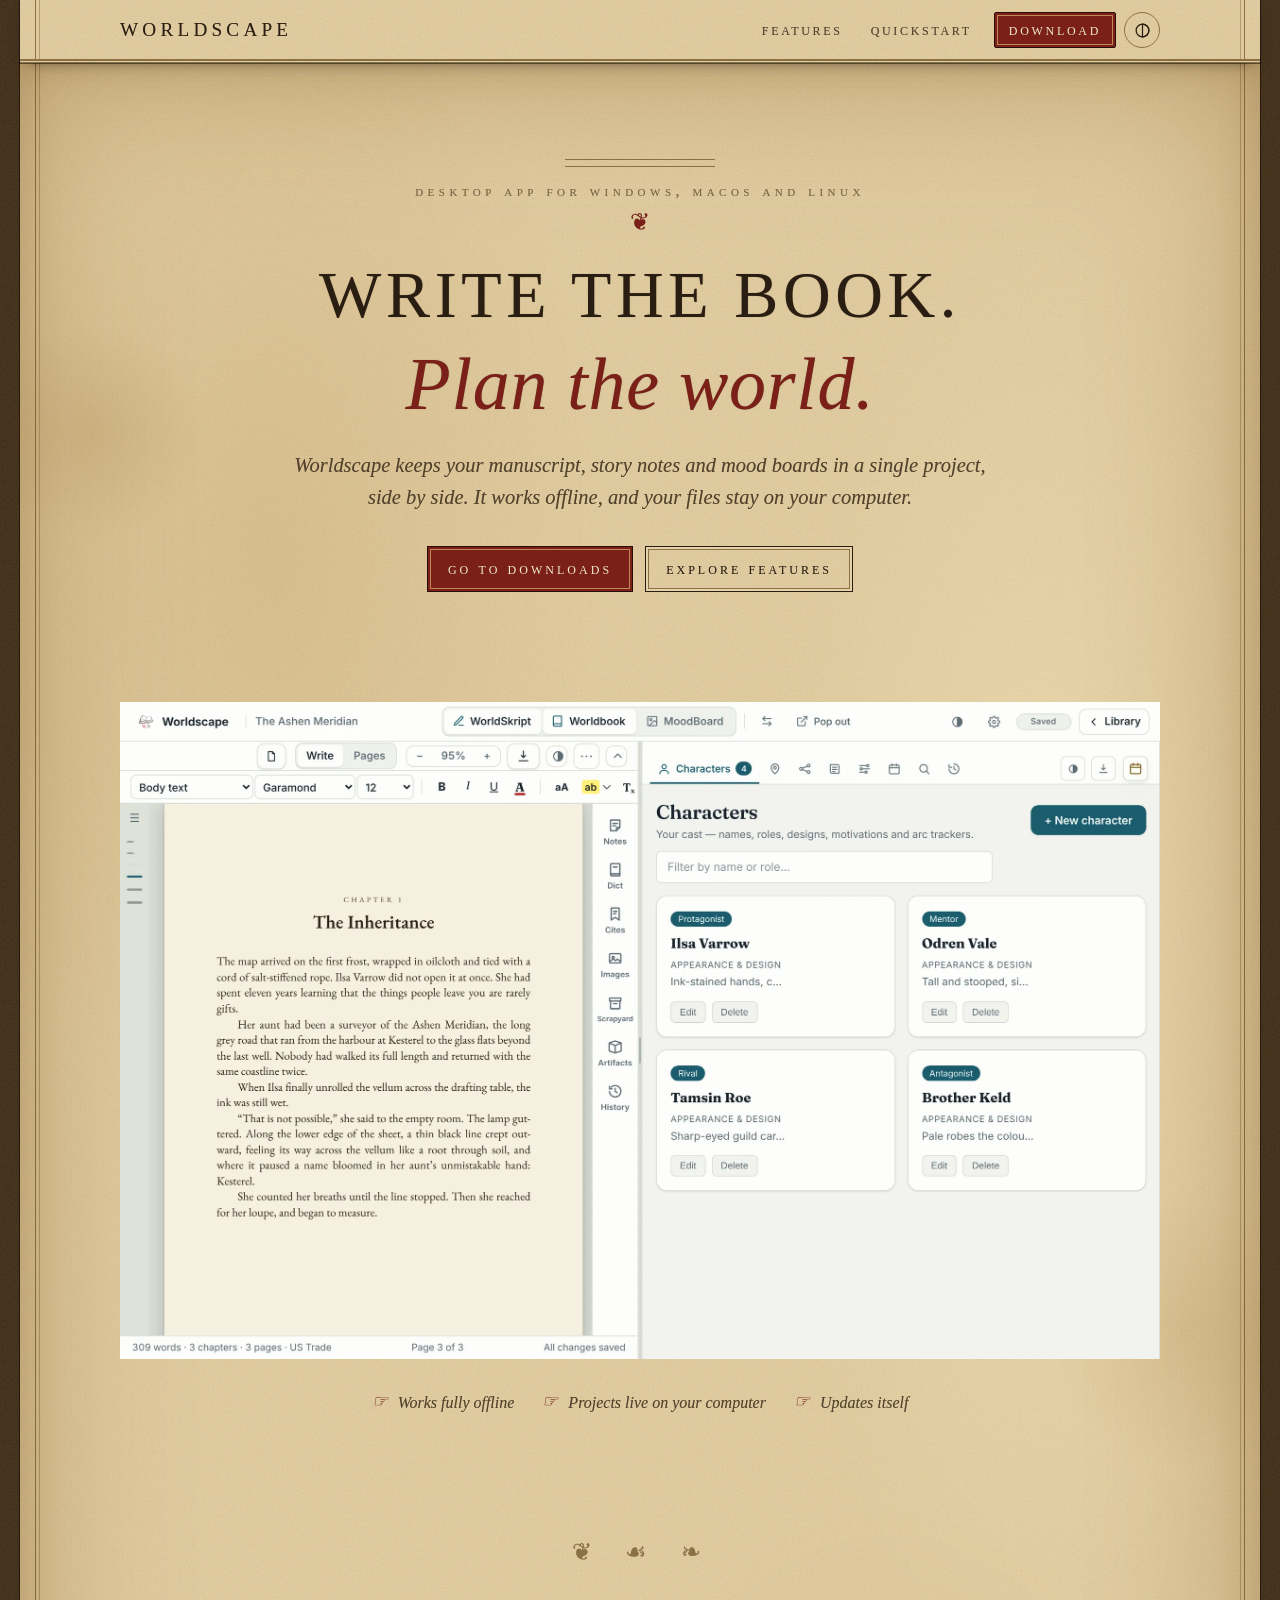
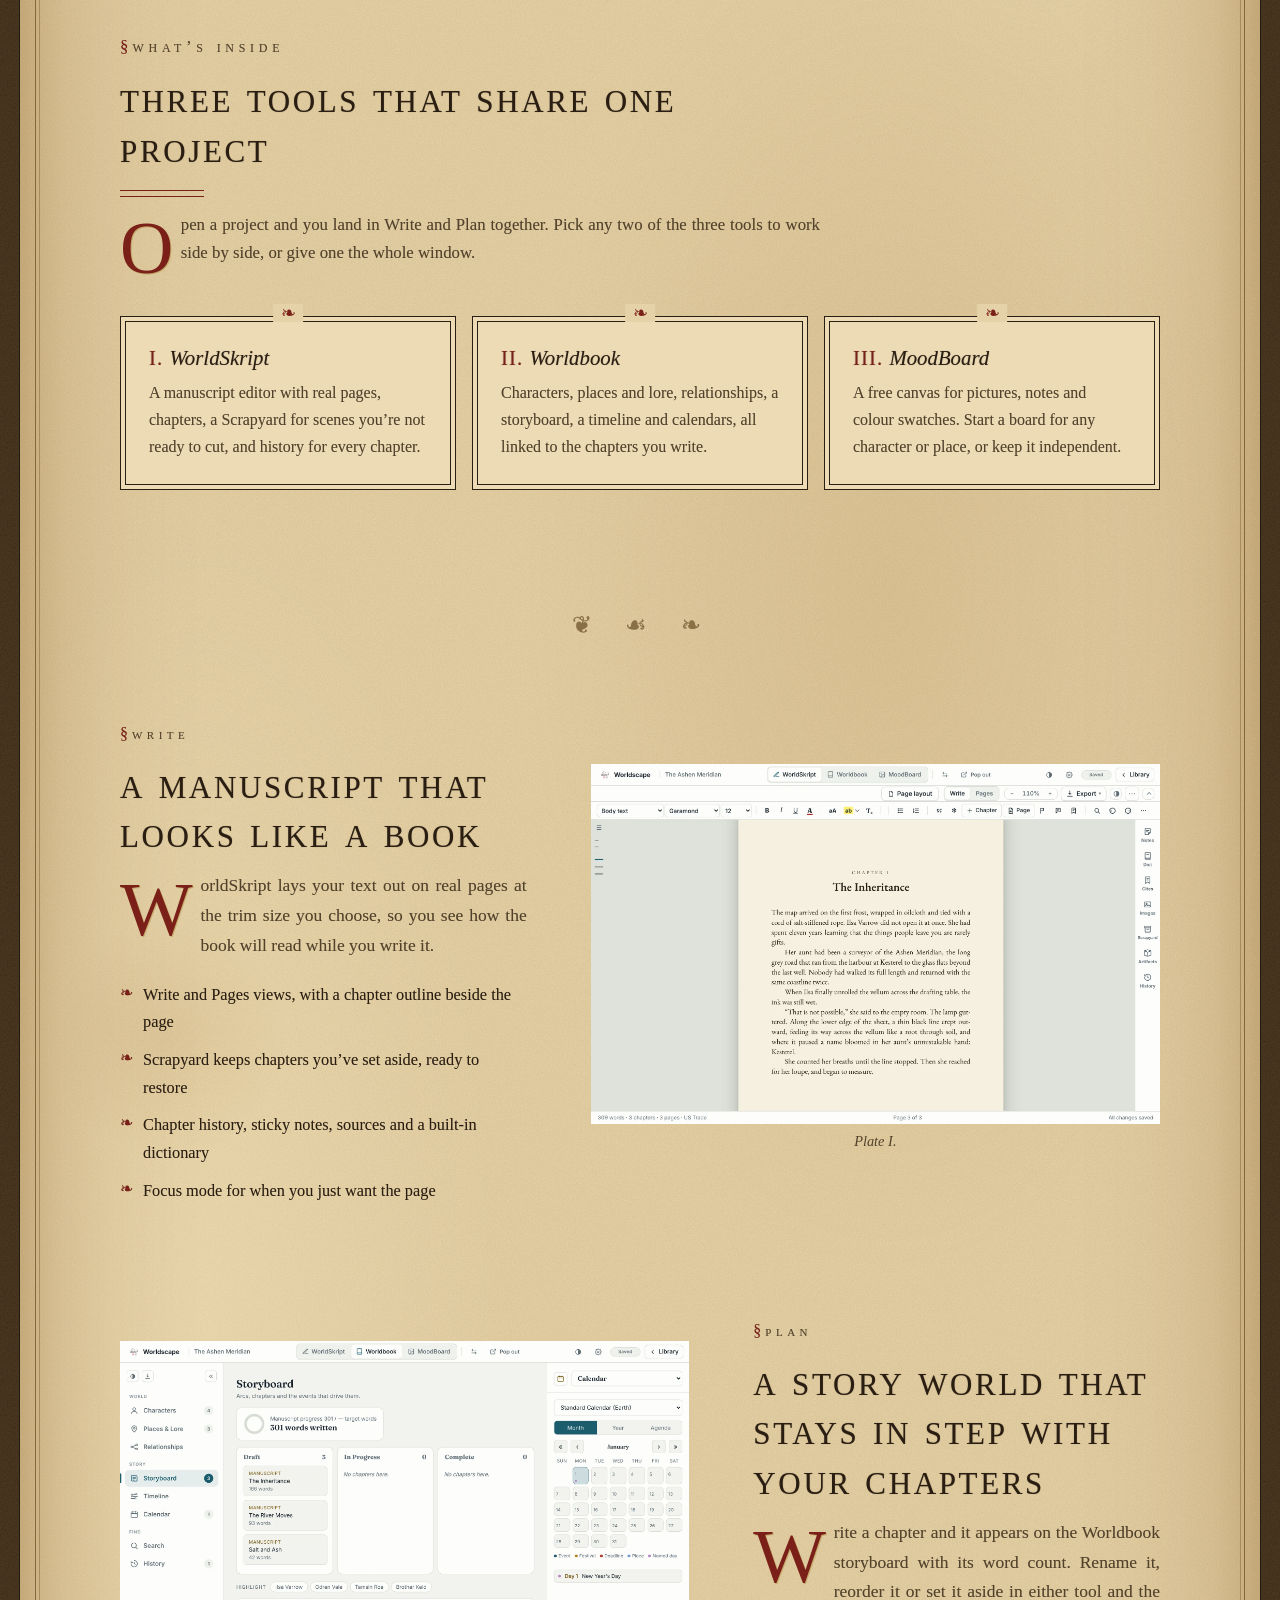
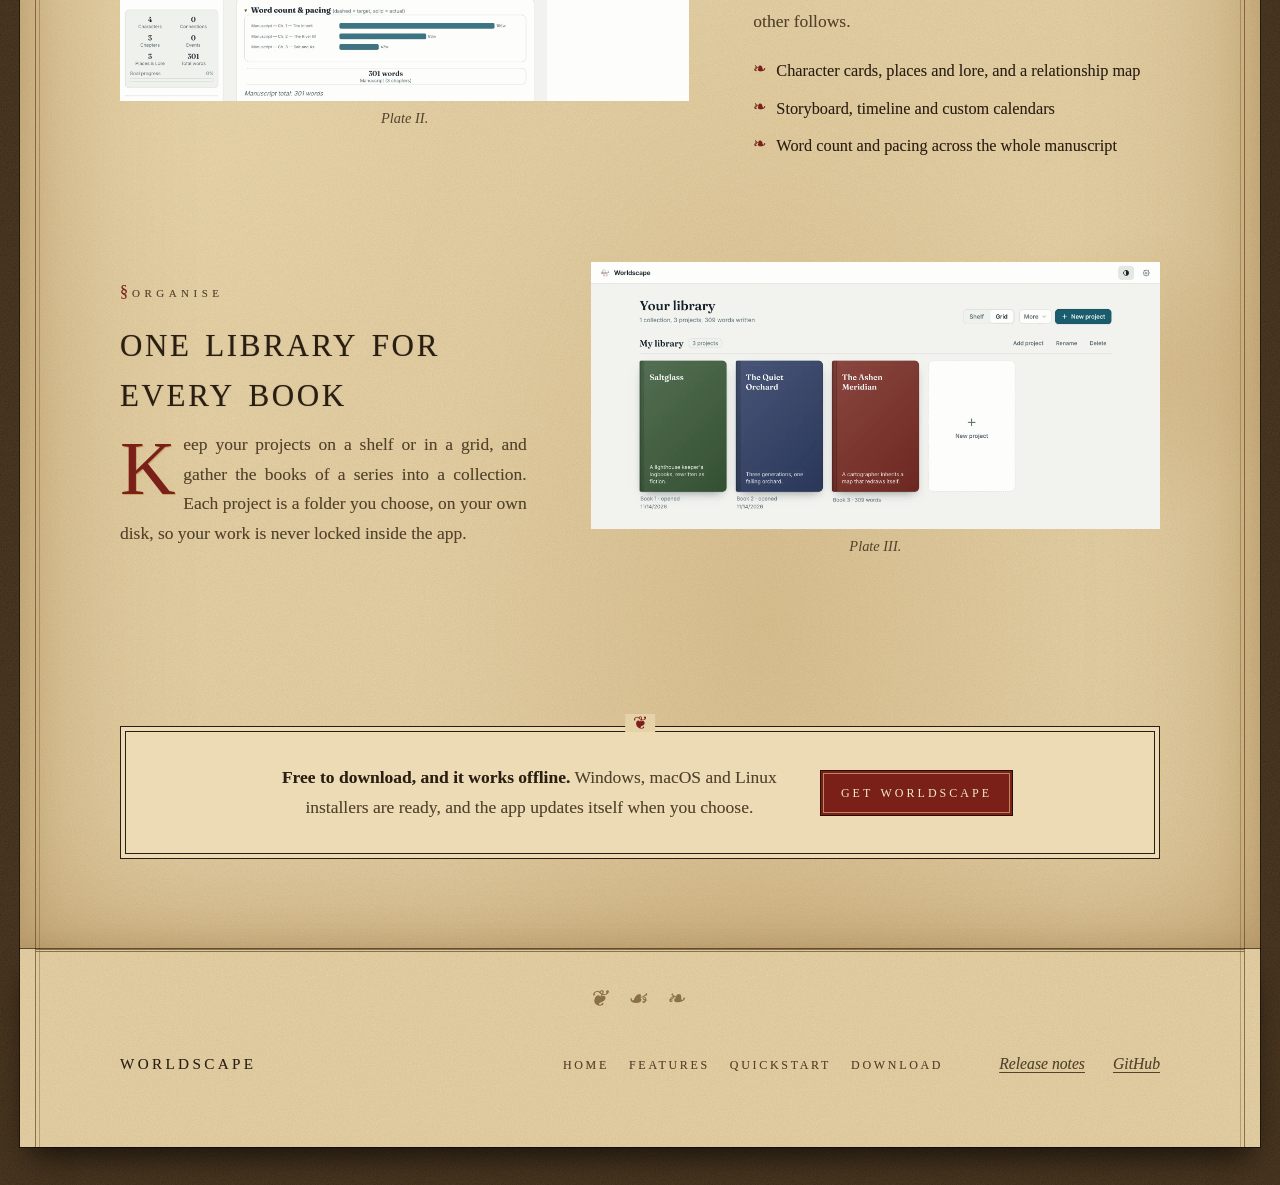
<file: index.html>
<!DOCTYPE html>
<html lang="en">
<head>
<meta charset="utf-8">
<meta name="viewport" content="width=device-width, initial-scale=1">
<title>Worldscape: write your book and plan your world</title>
<meta name="description" content="Worldscape is a desktop app for Windows, macOS and Linux that keeps your manuscript, story notes and mood boards in one project. It works offline and updates itself.">
<meta name="theme-color" content="#e6d2a8" media="(prefers-color-scheme: light)">
<meta name="theme-color" content="#1d150d" media="(prefers-color-scheme: dark)">
<link rel="icon" type="image/png" href="assets/img/favicon.png">
<link rel="stylesheet" href="assets/site.css">
<!-- Cloudflare Web Analytics --><script type='module' src='https://static.cloudflareinsights.com/beacon.min.js' data-cf-beacon='{"token": "d4f1727e5e954315926cade04f120cee"}'></script><!-- End Cloudflare Web Analytics -->
</head>
<body>
<a class="skip" href="#content">Skip to content</a>
<header class="nav">
  <div class="wrap">
    <a class="brand" href="index.html"><img src="assets/img/logo-192.png" alt="" width="28" height="28"><span>Worldscape</span></a>
    <a class="link" href="features/index.html">Features</a>
    <a class="link" href="quickstart/index.html">Quickstart</a>
    <a class="btn btn-primary btn-nav" href="download/index.html"><svg viewBox="0 0 24 24" fill="none" stroke="currentColor" stroke-width="2" stroke-linecap="round" stroke-linejoin="round" aria-hidden="true"><path d="M12 4v11"/><path d="m7 11 5 5 5-5"/><path d="M5 20h14"/></svg><span>Download</span></a>
    <button class="icon-btn" id="theme" type="button" aria-label="Switch between light and dark appearance" title="Appearance">
      <svg viewBox="0 0 24 24" fill="none" stroke="currentColor" stroke-width="1.75" stroke-linecap="round" stroke-linejoin="round" aria-hidden="true"><circle cx="12" cy="12" r="9"/><path d="M12 3v18"/><path d="M12 3a9 9 0 0 1 0 18"/></svg>
    </button>
  </div>
</header>
<main id="content">
  <section class="hero" style="padding-top:clamp(48px,8vw,96px)">
    <div class="wrap">
      <p class="eyebrow">Desktop app for Windows, macOS and Linux</p>
      <h1>Write the book.<br><em>Plan the world.</em></h1>
      <p class="lede">Worldscape keeps your manuscript, story notes and mood boards in a single project, side by side. It works offline, and your files stay on your computer.</p>
      <div class="actions">
        <a id="main" class="btn btn-primary" href="download/index.html">
          <svg viewBox="0 0 24 24" fill="none" stroke="currentColor" stroke-width="2" stroke-linecap="round" stroke-linejoin="round" aria-hidden="true"><path d="M12 4v11"/><path d="m7 11 5 5 5-5"/><path d="M5 20h14"/></svg>
          <span id="main-label">Download</span>
        </a>
        <a class="btn btn-ghost" href="features/index.html">Explore features</a>
      </div>
      <p id="meta" class="meta" aria-live="polite">Looking up the latest version…</p>

      <figure class="shot">
        <div class="frame">
          <img class="t-light" src="assets/img/app-split-light.webp" width="2200" height="1391" alt="Worldscape with the manuscript editor on the left and the Worldbook character cards on the right.">
          <img class="t-dark" src="assets/img/app-split-dark.webp" width="2200" height="1391" alt="The same view in the dark theme: manuscript on the left, Worldbook character cards on the right.">
        </div>
      </figure>

      <ul class="facts">
        <li><svg viewBox="0 0 24 24" fill="none" stroke="currentColor" stroke-width="2" stroke-linecap="round" stroke-linejoin="round" aria-hidden="true"><path d="M5 12l4 4 10-10"/></svg>Works fully offline</li>
        <li><svg viewBox="0 0 24 24" fill="none" stroke="currentColor" stroke-width="2" stroke-linecap="round" stroke-linejoin="round" aria-hidden="true"><path d="M5 12l4 4 10-10"/></svg>Projects live on your computer</li>
        <li><svg viewBox="0 0 24 24" fill="none" stroke="currentColor" stroke-width="2" stroke-linecap="round" stroke-linejoin="round" aria-hidden="true"><path d="M5 12l4 4 10-10"/></svg>Updates itself</li>
      </ul>
    </div>
  </section>
  <section id="inside">
    <div class="wrap">
      <div class="head">
        <p class="eyebrow">What’s inside</p>
        <h2>Three tools that share one project</h2>
        <p>Open a project and you land in Write and Plan together. Pick any two of the three tools to work side by side, or give one the whole window.</p>
      </div>
      <div class="trio">
        <article class="card">
          <div class="ic"><svg viewBox="0 0 24 24" fill="none" stroke="currentColor" stroke-width="1.75" stroke-linecap="round" stroke-linejoin="round" aria-hidden="true"><path d="M12 20h9"/><path d="M16.5 3.5a2.12 2.12 0 0 1 3 3L7 19l-4 1 1-4Z"/></svg></div>
          <h3>WorldSkript</h3>
          <p>A manuscript editor with real pages, chapters, a Scrapyard for scenes you’re not ready to cut, and history for every chapter.</p>
        </article>
        <article class="card">
          <div class="ic"><svg viewBox="0 0 24 24" fill="none" stroke="currentColor" stroke-width="1.75" stroke-linecap="round" stroke-linejoin="round" aria-hidden="true"><path d="M4 19.5V5a2 2 0 0 1 2-2h12a2 2 0 0 1 2 2v14.5"/><path d="M8 7h8M8 11h8M8 15h5"/></svg></div>
          <h3>Worldbook</h3>
          <p>Characters, places and lore, relationships, a storyboard, a timeline and calendars, all linked to the chapters you write.</p>
        </article>
        <article class="card">
          <div class="ic"><svg viewBox="0 0 24 24" fill="none" stroke="currentColor" stroke-width="1.75" stroke-linecap="round" stroke-linejoin="round" aria-hidden="true"><rect x="3" y="4" width="18" height="16" rx="2"/><path d="M7 8h2v2H7zm4 0h6M7 14h10"/></svg></div>
          <h3>MoodBoard</h3>
          <p>A free canvas for pictures, notes and colour swatches. Start a board for any character or place, or keep it independent.</p>
        </article>
      </div>
    </div>
  </section>
  <section>
    <div class="wrap rows">
      <div class="row">
        <div class="copy">
          <p class="eyebrow">Write</p>
          <h2>A manuscript that looks like a book</h2>
          <p>WorldSkript lays your text out on real pages at the trim size you choose, so you see how the book will read while you write it.</p>
          <ul>
            <li>Write and Pages views, with a chapter outline beside the page</li>
            <li>Scrapyard keeps chapters you’ve set aside, ready to restore</li>
            <li>Chapter history, sticky notes, sources and a built-in dictionary</li>
            <li>Focus mode for when you just want the page</li>
          </ul>
        </div>
        <figure class="frame">
          <img class="t-light" loading="lazy" src="assets/img/app-write-light.webp" width="2200" height="1391" alt="WorldSkript showing the first chapter of a manuscript on a cream page, with the chapter outline beside it.">
          <img class="t-dark" loading="lazy" src="assets/img/app-write-dark.webp" width="2200" height="1391" alt="WorldSkript in the dark theme, showing the first chapter of a manuscript.">
        </figure>
      </div>

      <div class="row flip">
        <div class="copy">
          <p class="eyebrow">Plan</p>
          <h2>A story world that stays in step with your chapters</h2>
          <p>Write a chapter and it appears on the Worldbook storyboard with its word count. Rename it, reorder it or set it aside in either tool and the other follows.</p>
          <ul>
            <li>Character cards, places and lore, and a relationship map</li>
            <li>Storyboard, timeline and custom calendars</li>
            <li>Word count and pacing across the whole manuscript</li>
          </ul>
        </div>
        <figure class="frame">
          <img class="t-light" loading="lazy" src="assets/img/app-plan-light.webp" width="2200" height="1391" alt="Worldbook’s storyboard listing three manuscript chapters with word counts, plus a planning panel.">
          <img class="t-dark" loading="lazy" src="assets/img/app-plan-dark.webp" width="2200" height="1391" alt="Worldbook’s storyboard in the dark theme, listing three manuscript chapters with word counts.">
        </figure>
      </div>

      <div class="row">
        <div class="copy">
          <p class="eyebrow">Organise</p>
          <h2>One library for every book</h2>
          <p>Keep your projects on a shelf or in a grid, and gather the books of a series into a collection. Each project is a folder you choose, on your own disk, so your work is never locked inside the app.</p>
        </div>
        <figure class="frame">
          <img class="t-light" loading="lazy" src="assets/img/app-library-light.webp" width="2200" height="1029" alt="The Worldscape library showing three projects as book covers in a collection.">
          <img class="t-dark" loading="lazy" src="assets/img/app-library-dark.webp" width="2200" height="1029" alt="The Worldscape library in the dark theme, showing three projects as book covers.">
        </figure>
      </div>
    </div>
  </section>
  <section class="cta"><div class="wrap"><div class="cat-end"><p><b>Free to download, and it works offline.</b> Windows, macOS and Linux installers are ready, and the app updates itself when you choose.</p><a class="btn btn-primary" href="download/index.html">Get Worldscape</a></div></div></section>
</main>
<footer>
  <div class="wrap">
    <a class="brand" href="index.html"><img src="assets/img/logo-192.png" alt="" width="24" height="24"><span>Worldscape</span></a>
    <nav aria-label="Footer"><a href="index.html">Home</a><a href="features/index.html">Features</a><a href="quickstart/index.html">Quickstart</a><a href="download/index.html">Download</a></nav>
    <span id="foot-version"></span>
    <a id="foot-notes" href="https://github.com/Kaniac04/WorldScape-Releases/releases">Release notes</a>
    <a href="https://github.com/Kaniac04/WorldScape-Releases">GitHub</a>
  </div>
</footer>
<script src="assets/site.js"></script>
</body>
</html>
</file>
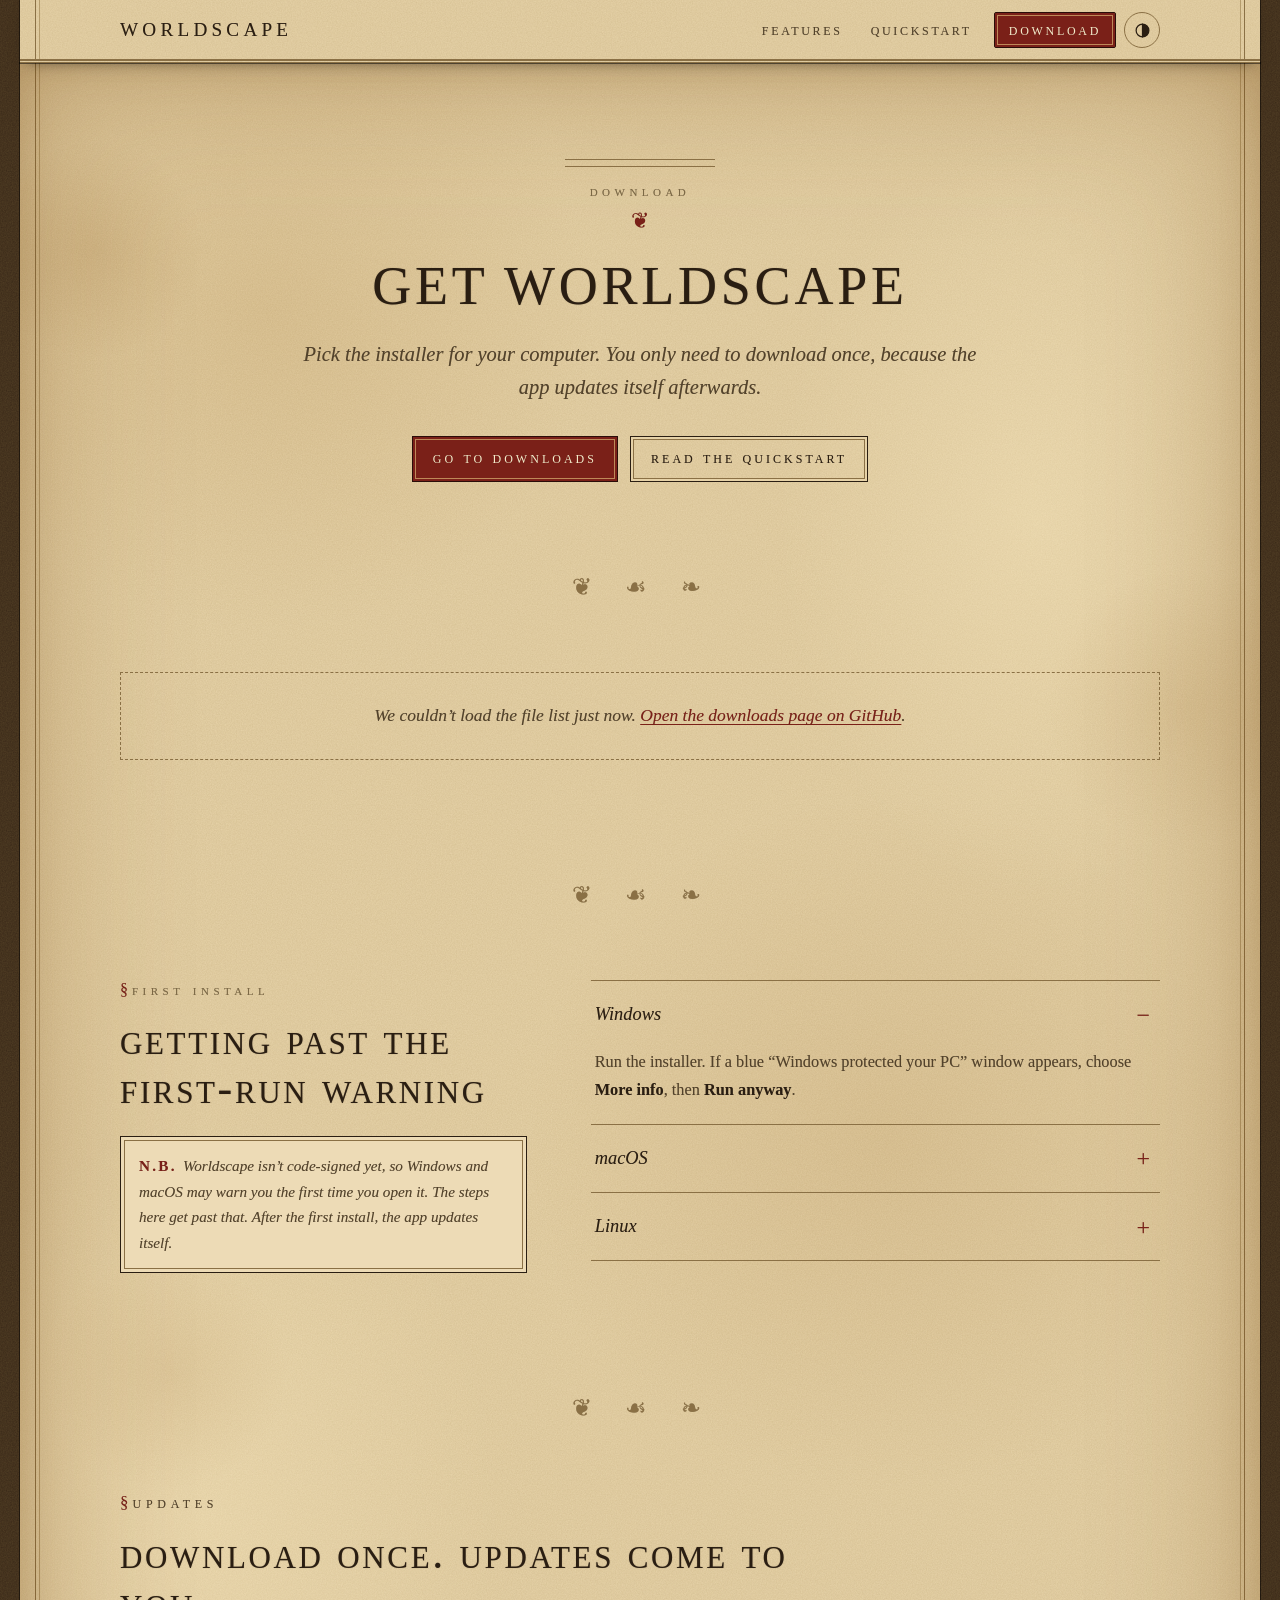
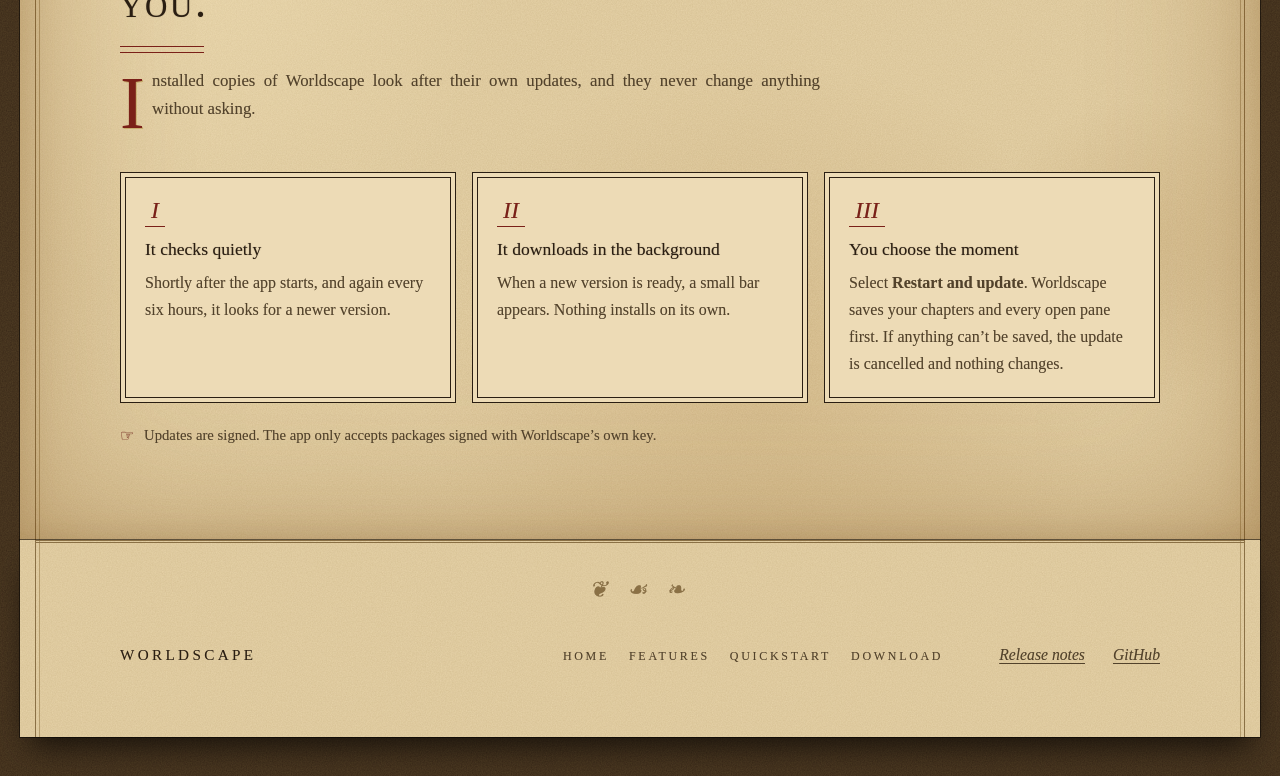
<file: download/index.html>
<!DOCTYPE html>
<html lang="en">
<head>
<meta charset="utf-8">
<meta name="viewport" content="width=device-width, initial-scale=1">
<title>Download Worldscape for Windows, macOS and Linux</title>
<meta name="description" content="Download the latest Worldscape installer for Windows, macOS or Linux. Free, works offline, and updates itself.">
<meta name="theme-color" content="#e6d2a8" media="(prefers-color-scheme: light)">
<meta name="theme-color" content="#1d150d" media="(prefers-color-scheme: dark)">
<link rel="icon" type="image/png" href="../assets/img/favicon.png">
<link rel="stylesheet" href="../assets/site.css">
</head>
<body>
<a class="skip" href="#content">Skip to content</a>
<header class="nav">
  <div class="wrap">
    <a class="brand" href="../index.html"><img src="../assets/img/logo-192.png" alt="" width="28" height="28"><span>Worldscape</span></a>
    <a class="link" href="../features/index.html">Features</a>
    <a class="link" href="../quickstart/index.html">Quickstart</a>
    <a class="btn btn-primary btn-nav" href="../download/index.html" aria-current="page"><svg viewBox="0 0 24 24" fill="none" stroke="currentColor" stroke-width="2" stroke-linecap="round" stroke-linejoin="round" aria-hidden="true"><path d="M12 4v11"/><path d="m7 11 5 5 5-5"/><path d="M5 20h14"/></svg><span>Download</span></a>
    <button class="icon-btn" id="theme" type="button" aria-label="Switch between light and dark appearance" title="Appearance">
      <svg viewBox="0 0 24 24" fill="none" stroke="currentColor" stroke-width="1.75" stroke-linecap="round" stroke-linejoin="round" aria-hidden="true"><circle cx="12" cy="12" r="9"/><path d="M12 3v18"/><path d="M12 3a9 9 0 0 1 0 18z" fill="currentColor" stroke="none"/></svg>
    </button>
  </div>
</header>
<main id="content">
  <section class="hero page-head"><div class="wrap">
      <p class="eyebrow">Download</p>
      <h1>Get Worldscape</h1>
      <p class="lede">Pick the installer for your computer. You only need to download once, because the app updates itself afterwards.</p>
      <div class="actions"><a id="main" class="btn btn-primary" href="#list"><svg viewBox="0 0 24 24" fill="none" stroke="currentColor" stroke-width="2" stroke-linecap="round" stroke-linejoin="round" aria-hidden="true"><path d="M12 4v11"/><path d="m7 11 5 5 5-5"/><path d="M5 20h14"/></svg><span id="main-label">Download</span></a><a class="btn btn-ghost" href="../quickstart/index.html">Read the quickstart</a></div>
      <p id="meta" class="meta" aria-live="polite">Looking up the latest version…</p>
  </div></section>
  <section id="download">
    <div class="wrap">
      <div id="list" class="dl-grid">
        <div class="dl-state" id="dl-loading">Looking up the latest files…</div>
      </div>
      <noscript><p class="meta">JavaScript is off, so the file list can’t load. <a href="https://github.com/Kaniac04/WorldScape-Releases/releases/latest">Open the downloads page on GitHub</a>.</p></noscript>
    </div>
  </section>
  <section id="install">
    <div class="wrap install">
      <div>
        <p class="eyebrow">First install</p>
        <h2>Getting past the first-run warning</h2>
        <p class="note">Worldscape isn’t code-signed yet, so Windows and macOS may warn you the first time you open it. The steps here get past that. After the first install, the app updates itself.</p>
      </div>
      <div class="acc">
        <details open>
          <summary>Windows</summary>
          <div class="body"><p>Run the installer. If a blue “Windows protected your PC” window appears, choose <b>More info</b>, then <b>Run anyway</b>.</p></div>
        </details>
        <details>
          <summary>macOS</summary>
          <div class="body">
            <ol>
              <li>Open the <code>.dmg</code> and drag Worldscape into Applications.</li>
              <li>Open <b>Terminal</b> (press Cmd+Space and type Terminal), paste this command and press Return. You only do this once. It lets macOS open an app that isn’t notarized yet.
                <div class="cmd"><code id="xcmd">xattr -cr /Applications/Worldscape.app</code><button type="button" id="copy">Copy</button></div>
              </li>
              <li>Open Worldscape from Applications as usual. If macOS still blocks it, go to <b>System Settings → Privacy &amp; Security</b> and choose <b>Open Anyway</b>.</li>
            </ol>
          </div>
        </details>
        <details>
          <summary>Linux</summary>
          <div class="body"><p>For the AppImage, right-click the file, open Properties and allow it to run as a program (or run <code>chmod +x</code> on it), then open it. The <code>.deb</code> and <code>.rpm</code> files install with your package manager.</p></div>
        </details>
      </div>
    </div>
  </section>
  <section id="updates">
    <div class="wrap">
      <div class="head">
        <p class="eyebrow">Updates</p>
        <h2>Download once. Updates come to you.</h2>
        <p>Installed copies of Worldscape look after their own updates, and they never change anything without asking.</p>
      </div>
      <ol class="steps">
        <li><h3>It checks quietly</h3><p>Shortly after the app starts, and again every six hours, it looks for a newer version.</p></li>
        <li><h3>It downloads in the background</h3><p>When a new version is ready, a small bar appears. Nothing installs on its own.</p></li>
        <li><h3>You choose the moment</h3><p>Select <b>Restart and update</b>. Worldscape saves your chapters and every open pane first. If anything can’t be saved, the update is cancelled and nothing changes.</p></li>
      </ol>
      <p class="fine"><svg viewBox="0 0 24 24" fill="none" stroke="currentColor" stroke-width="1.75" stroke-linecap="round" stroke-linejoin="round" aria-hidden="true"><path d="M12 3 5 6v5c0 4.5 3 8.2 7 10 4-1.8 7-5.5 7-10V6z"/><path d="m9 12 2.2 2.2L15 10"/></svg><span>Updates are signed. The app only accepts packages signed with Worldscape’s own key.</span></p>
    </div>
  </section>
</main>
<footer>
  <div class="wrap">
    <a class="brand" href="../index.html"><img src="../assets/img/logo-192.png" alt="" width="24" height="24"><span>Worldscape</span></a>
    <nav aria-label="Footer"><a href="../index.html">Home</a><a href="../features/index.html">Features</a><a href="../quickstart/index.html">Quickstart</a><a href="../download/index.html">Download</a></nav>
    <span id="foot-version"></span>
    <a id="foot-notes" href="https://github.com/Kaniac04/WorldScape-Releases/releases">Release notes</a>
    <a href="https://github.com/Kaniac04/WorldScape-Releases">GitHub</a>
  </div>
</footer>
<script src="../assets/site.js"></script>
</body>
</html>
</file>
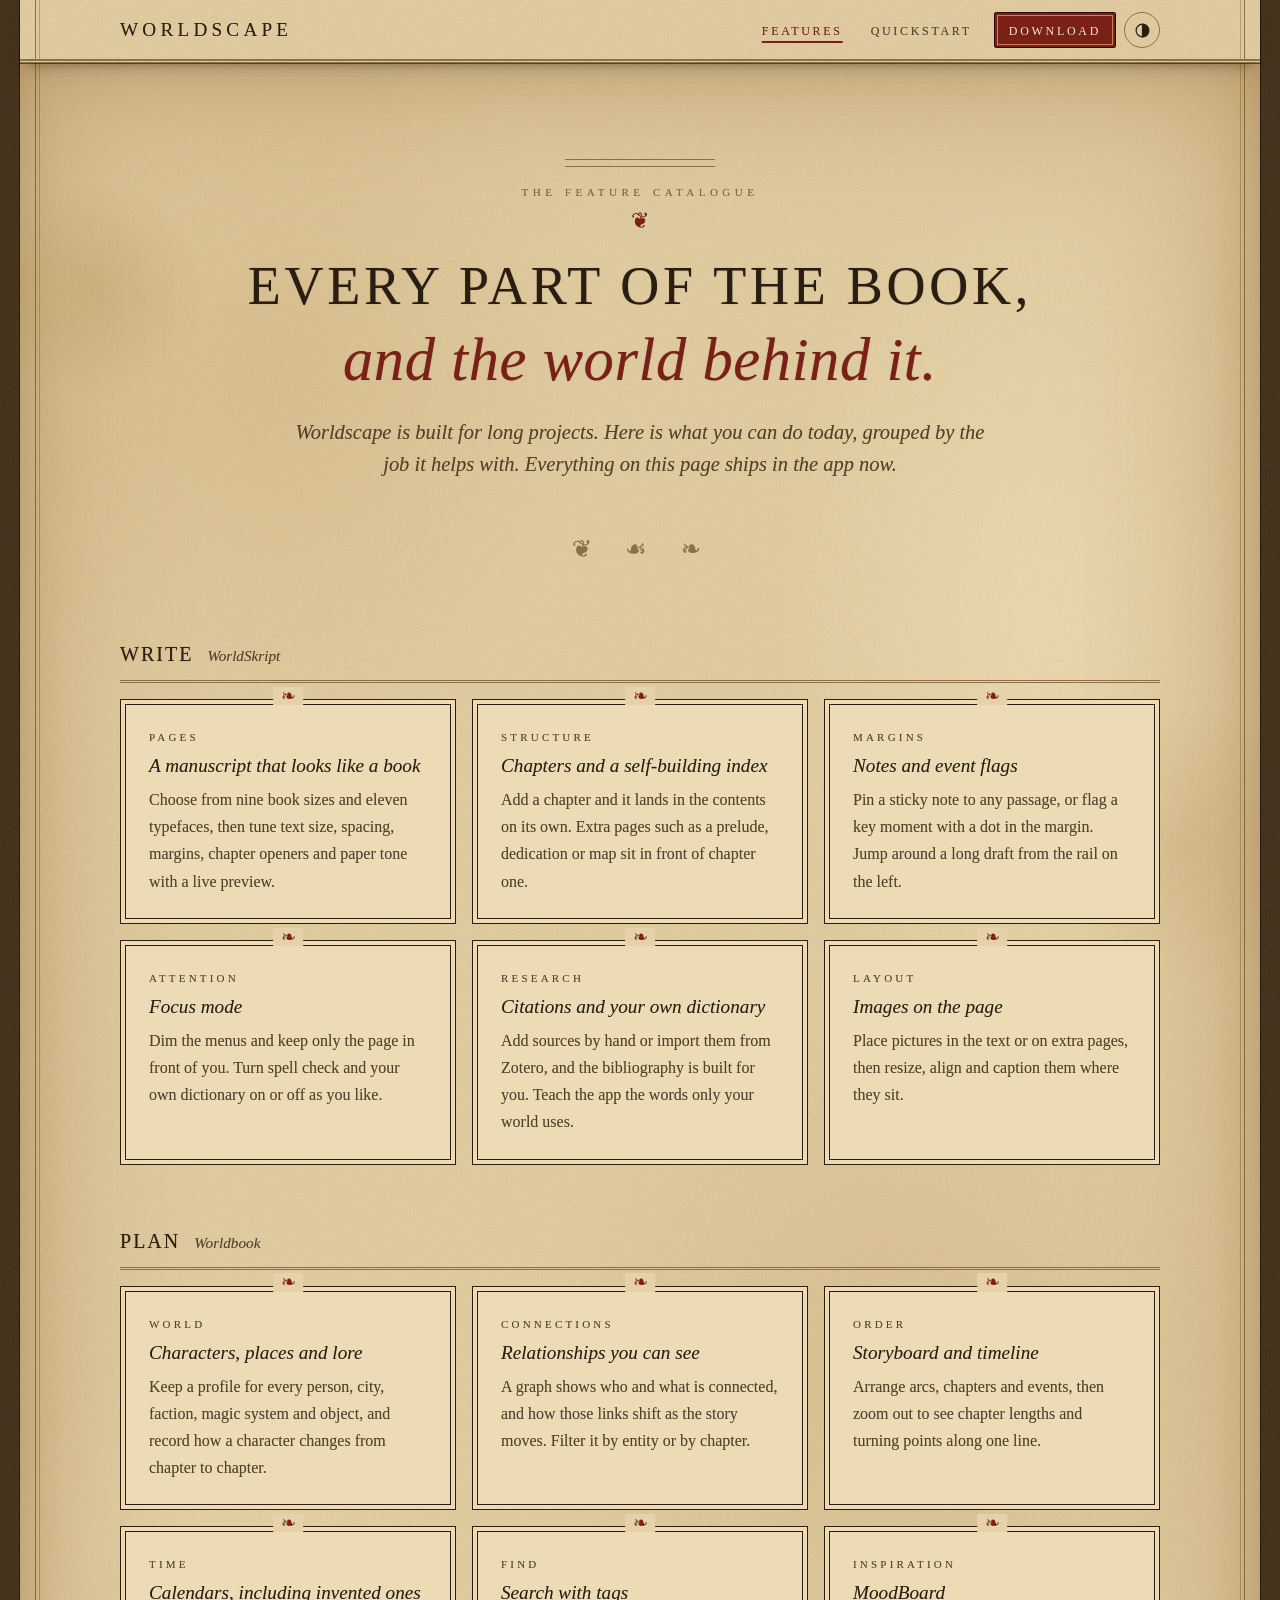
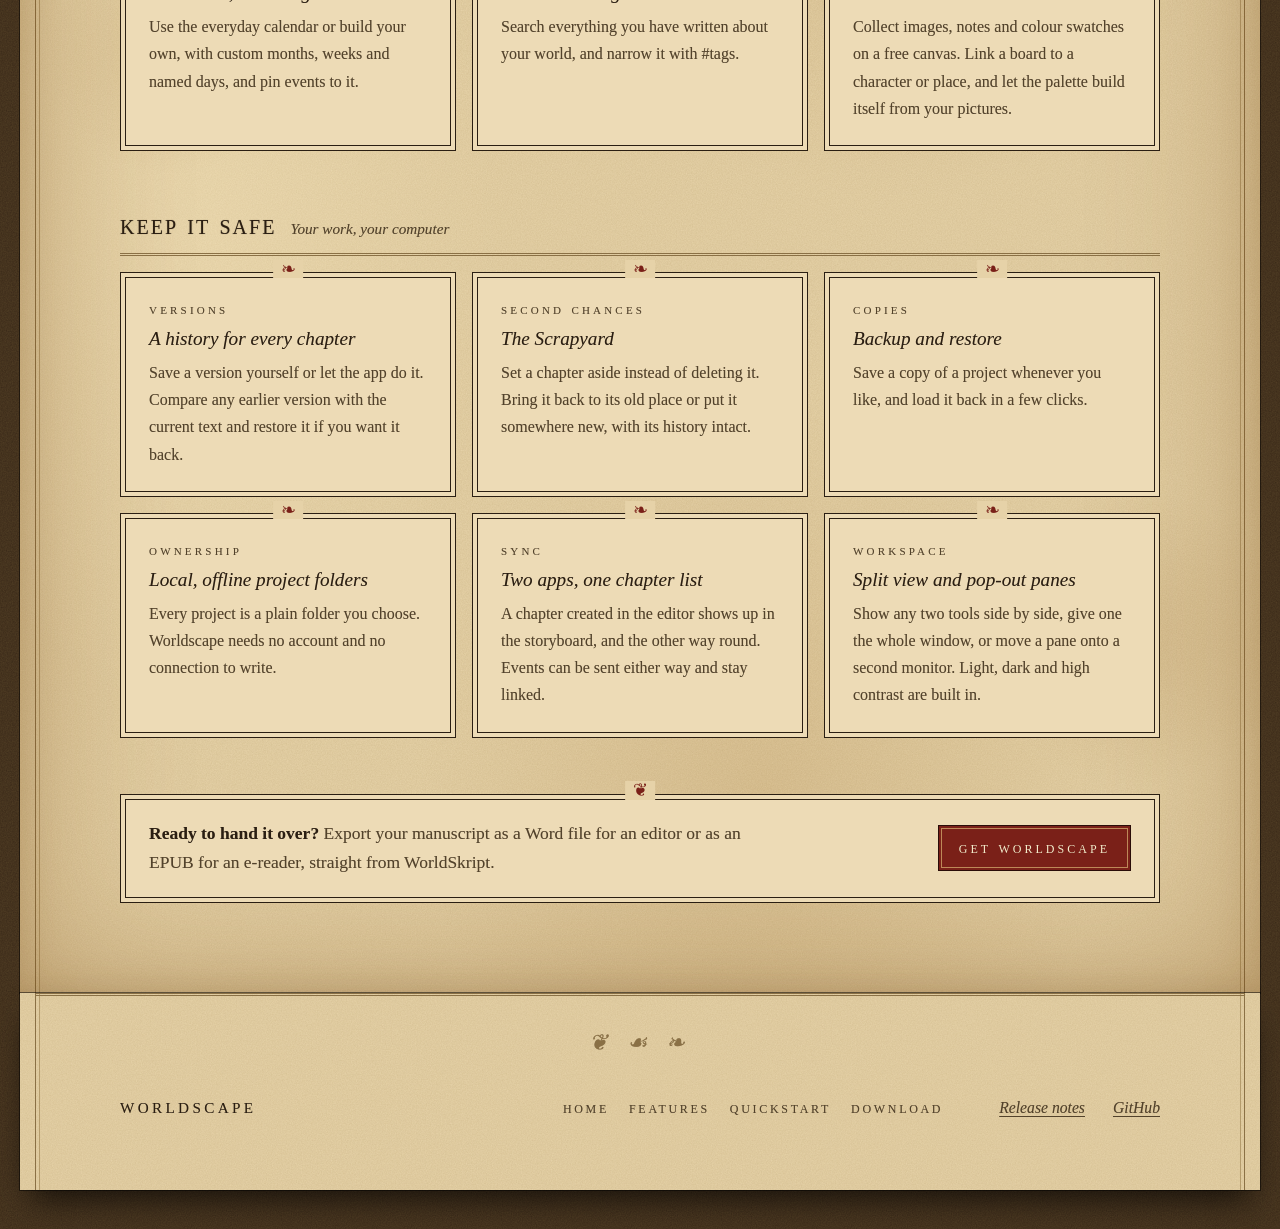
<file: features/index.html>
<!DOCTYPE html>
<html lang="en">
<head>
<meta charset="utf-8">
<meta name="viewport" content="width=device-width, initial-scale=1">
<title>Features | Worldscape</title>
<meta name="description" content="Everything Worldscape can do today: write with real book pages, plan characters, places and timelines, collect mood boards, and keep your work safe on your own computer.">
<meta name="theme-color" content="#e6d2a8" media="(prefers-color-scheme: light)">
<meta name="theme-color" content="#1d150d" media="(prefers-color-scheme: dark)">
<link rel="icon" type="image/png" href="../assets/img/favicon.png">
<link rel="stylesheet" href="../assets/site.css">
</head>
<body>
<a class="skip" href="#content">Skip to content</a>
<header class="nav">
  <div class="wrap">
    <a class="brand" href="../index.html"><img src="../assets/img/logo-192.png" alt="" width="28" height="28"><span>Worldscape</span></a>
    <a class="link" href="../features/index.html" aria-current="page">Features</a>
    <a class="link" href="../quickstart/index.html">Quickstart</a>
    <a class="btn btn-primary btn-nav" href="../download/index.html"><svg viewBox="0 0 24 24" fill="none" stroke="currentColor" stroke-width="2" stroke-linecap="round" stroke-linejoin="round" aria-hidden="true"><path d="M12 4v11"/><path d="m7 11 5 5 5-5"/><path d="M5 20h14"/></svg><span>Download</span></a>
    <button class="icon-btn" id="theme" type="button" aria-label="Switch between light and dark appearance" title="Appearance">
      <svg viewBox="0 0 24 24" fill="none" stroke="currentColor" stroke-width="1.75" stroke-linecap="round" stroke-linejoin="round" aria-hidden="true"><circle cx="12" cy="12" r="9"/><path d="M12 3v18"/><path d="M12 3a9 9 0 0 1 0 18z" fill="currentColor" stroke="none"/></svg>
    </button>
  </div>
</header>
<main id="content">
  <section class="hero page-head"><div class="wrap">
      <p class="eyebrow">The feature catalogue</p>
      <h1>Every part of the book, <em>and the world behind it.</em></h1>
      <p class="lede">Worldscape is built for long projects. Here is what you can do today, grouped by the job it helps with. Everything on this page ships in the app now.</p>
  </div></section>
  <section id="catalogue">
    <div class="wrap">
    <div class="cat-group">
      <div class="cat-label"><h3>Write</h3><p>WorldSkript</p></div>
      <div class="cat">
        <article class="card"><p class="kicker">Pages</p><h4>A manuscript that looks like a book</h4><p>Choose from nine book sizes and eleven typefaces, then tune text size, spacing, margins, chapter openers and paper tone with a live preview.</p></article>
        <article class="card"><p class="kicker">Structure</p><h4>Chapters and a self-building index</h4><p>Add a chapter and it lands in the contents on its own. Extra pages such as a prelude, dedication or map sit in front of chapter one.</p></article>
        <article class="card"><p class="kicker">Margins</p><h4>Notes and event flags</h4><p>Pin a sticky note to any passage, or flag a key moment with a dot in the margin. Jump around a long draft from the rail on the left.</p></article>
        <article class="card"><p class="kicker">Attention</p><h4>Focus mode</h4><p>Dim the menus and keep only the page in front of you. Turn spell check and your own dictionary on or off as you like.</p></article>
        <article class="card"><p class="kicker">Research</p><h4>Citations and your own dictionary</h4><p>Add sources by hand or import them from Zotero, and the bibliography is built for you. Teach the app the words only your world uses.</p></article>
        <article class="card"><p class="kicker">Layout</p><h4>Images on the page</h4><p>Place pictures in the text or on extra pages, then resize, align and caption them where they sit.</p></article>
      </div>
    </div>
    <div class="cat-group">
      <div class="cat-label"><h3>Plan</h3><p>Worldbook</p></div>
      <div class="cat">
        <article class="card"><p class="kicker">World</p><h4>Characters, places and lore</h4><p>Keep a profile for every person, city, faction, magic system and object, and record how a character changes from chapter to chapter.</p></article>
        <article class="card"><p class="kicker">Connections</p><h4>Relationships you can see</h4><p>A graph shows who and what is connected, and how those links shift as the story moves. Filter it by entity or by chapter.</p></article>
        <article class="card"><p class="kicker">Order</p><h4>Storyboard and timeline</h4><p>Arrange arcs, chapters and events, then zoom out to see chapter lengths and turning points along one line.</p></article>
        <article class="card"><p class="kicker">Time</p><h4>Calendars, including invented ones</h4><p>Use the everyday calendar or build your own, with custom months, weeks and named days, and pin events to it.</p></article>
        <article class="card"><p class="kicker">Find</p><h4>Search with tags</h4><p>Search everything you have written about your world, and narrow it with #tags.</p></article>
        <article class="card"><p class="kicker">Inspiration</p><h4>MoodBoard</h4><p>Collect images, notes and colour swatches on a free canvas. Link a board to a character or place, and let the palette build itself from your pictures.</p></article>
      </div>
    </div>
    <div class="cat-group">
      <div class="cat-label"><h3>Keep it safe</h3><p>Your work, your computer</p></div>
      <div class="cat">
        <article class="card"><p class="kicker">Versions</p><h4>A history for every chapter</h4><p>Save a version yourself or let the app do it. Compare any earlier version with the current text and restore it if you want it back.</p></article>
        <article class="card"><p class="kicker">Second chances</p><h4>The Scrapyard</h4><p>Set a chapter aside instead of deleting it. Bring it back to its old place or put it somewhere new, with its history intact.</p></article>
        <article class="card"><p class="kicker">Copies</p><h4>Backup and restore</h4><p>Save a copy of a project whenever you like, and load it back in a few clicks.</p></article>
        <article class="card"><p class="kicker">Ownership</p><h4>Local, offline project folders</h4><p>Every project is a plain folder you choose. Worldscape needs no account and no connection to write.</p></article>
        <article class="card"><p class="kicker">Sync</p><h4>Two apps, one chapter list</h4><p>A chapter created in the editor shows up in the storyboard, and the other way round. Events can be sent either way and stay linked.</p></article>
        <article class="card"><p class="kicker">Workspace</p><h4>Split view and pop-out panes</h4><p>Show any two tools side by side, give one the whole window, or move a pane onto a second monitor. Light, dark and high contrast are built in.</p></article>
      </div>
    </div>
      <div class="cat-end">
        <p><b>Ready to hand it over?</b> Export your manuscript as a Word file for an editor or as an EPUB for an e-reader, straight from WorldSkript.</p>
        <a class="btn btn-primary" href="../download/index.html">Get Worldscape</a>
      </div>
    </div>
  </section>
</main>
<footer>
  <div class="wrap">
    <a class="brand" href="../index.html"><img src="../assets/img/logo-192.png" alt="" width="24" height="24"><span>Worldscape</span></a>
    <nav aria-label="Footer"><a href="../index.html">Home</a><a href="../features/index.html">Features</a><a href="../quickstart/index.html">Quickstart</a><a href="../download/index.html">Download</a></nav>
    <span id="foot-version"></span>
    <a id="foot-notes" href="https://github.com/Kaniac04/WorldScape-Releases/releases">Release notes</a>
    <a href="https://github.com/Kaniac04/WorldScape-Releases">GitHub</a>
  </div>
</footer>
<script src="../assets/site.js"></script>
</body>
</html>
</file>
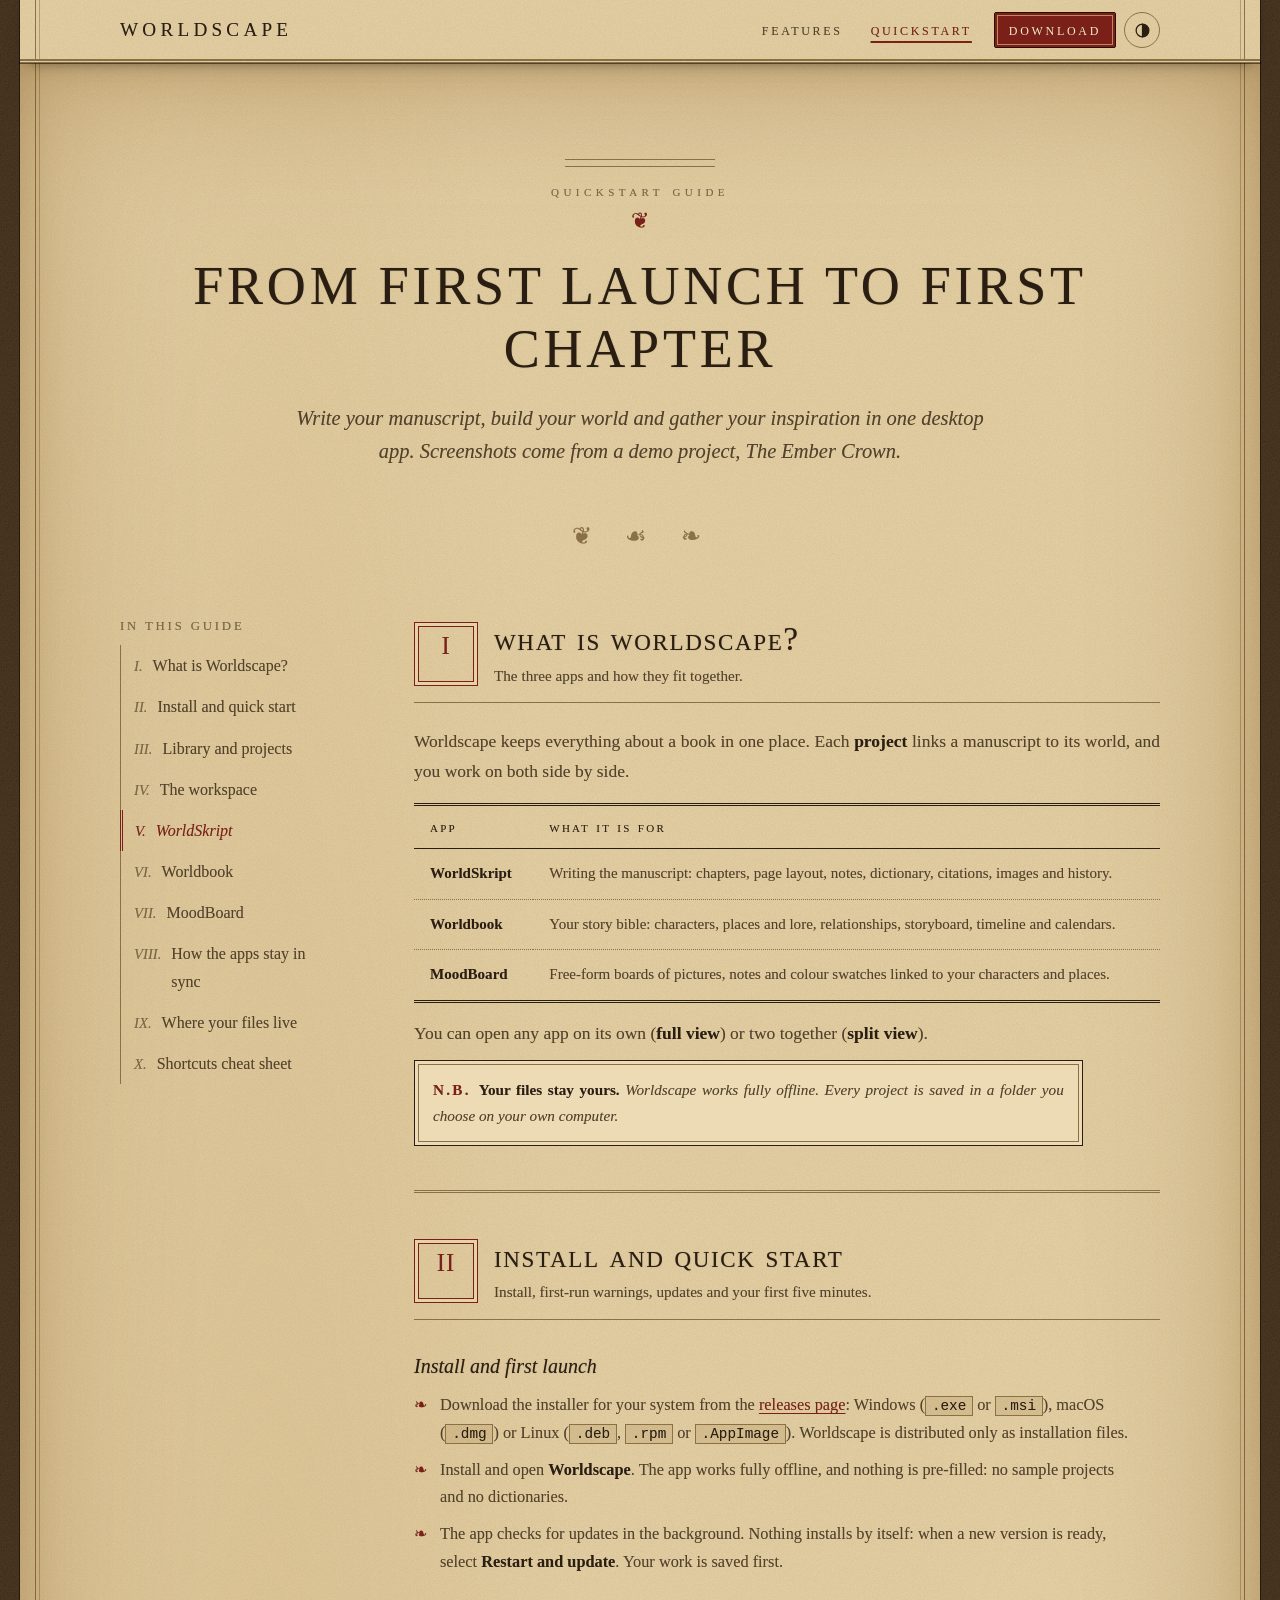
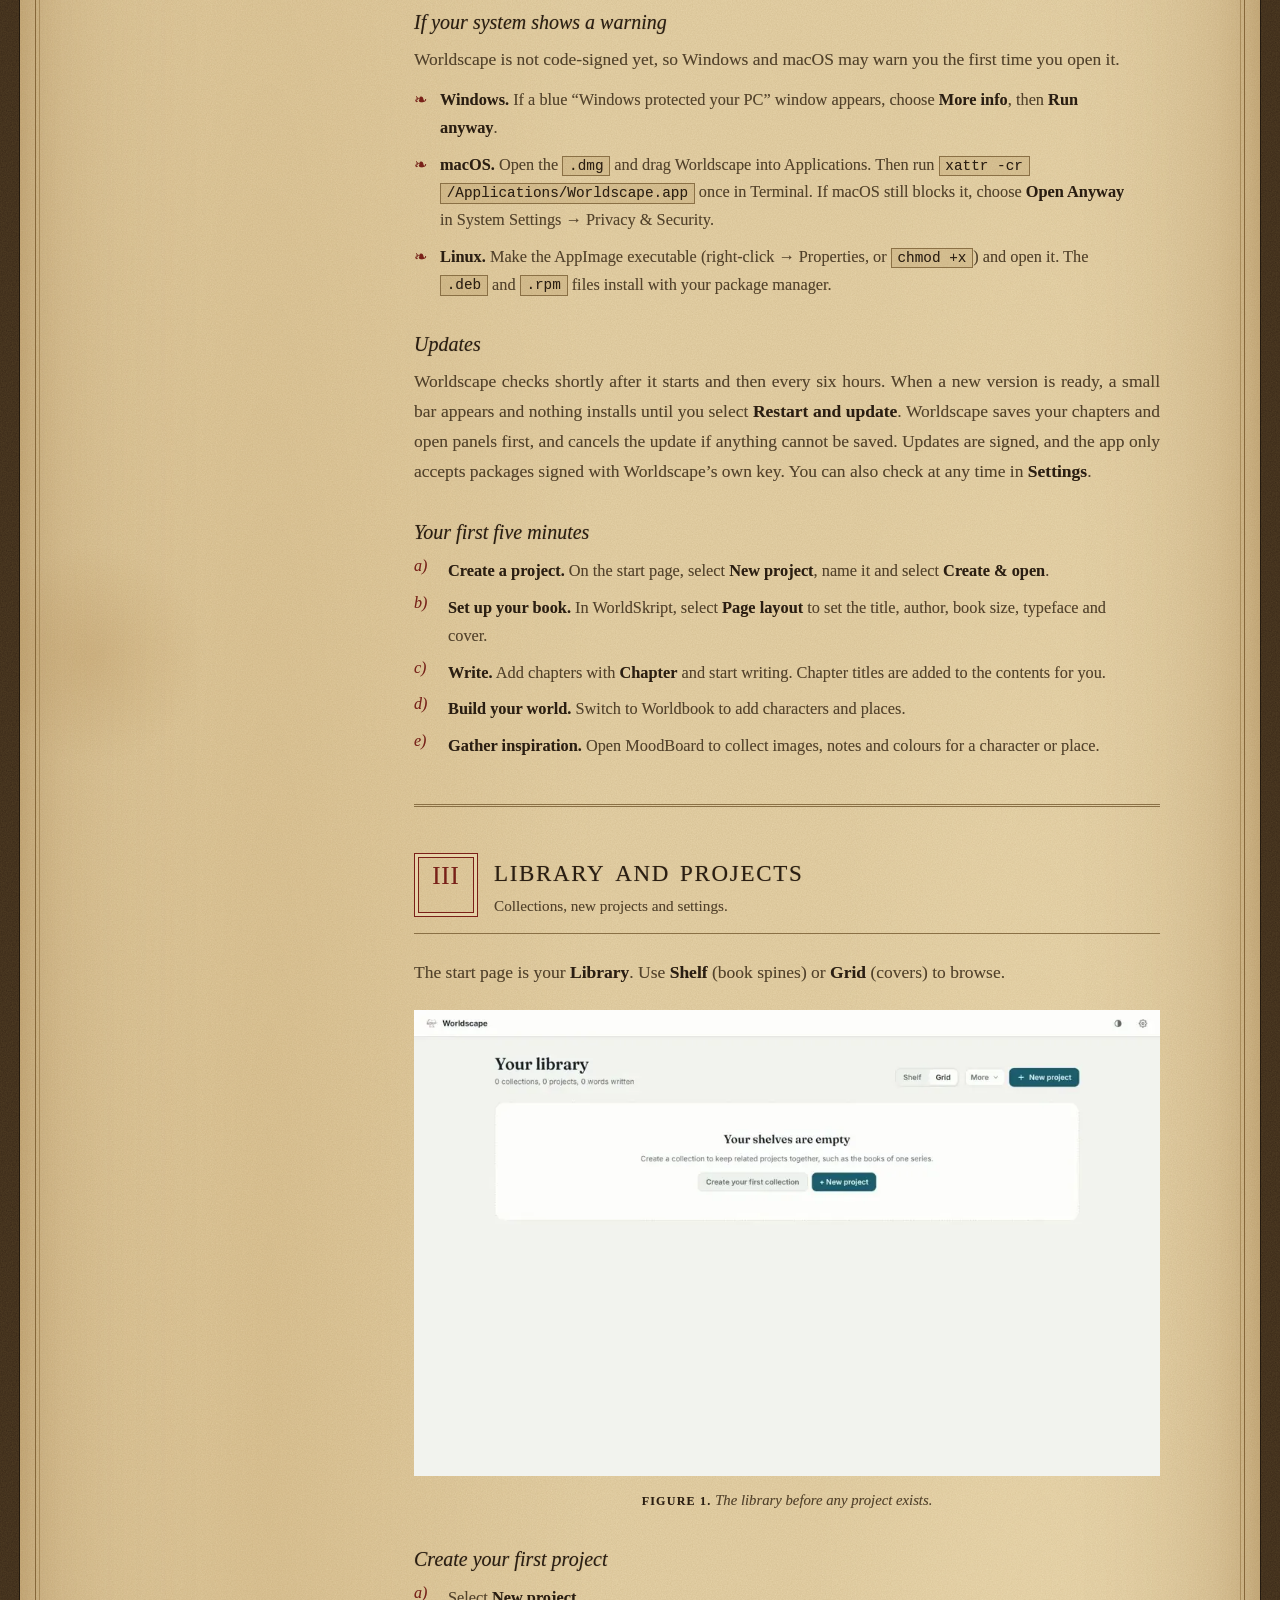
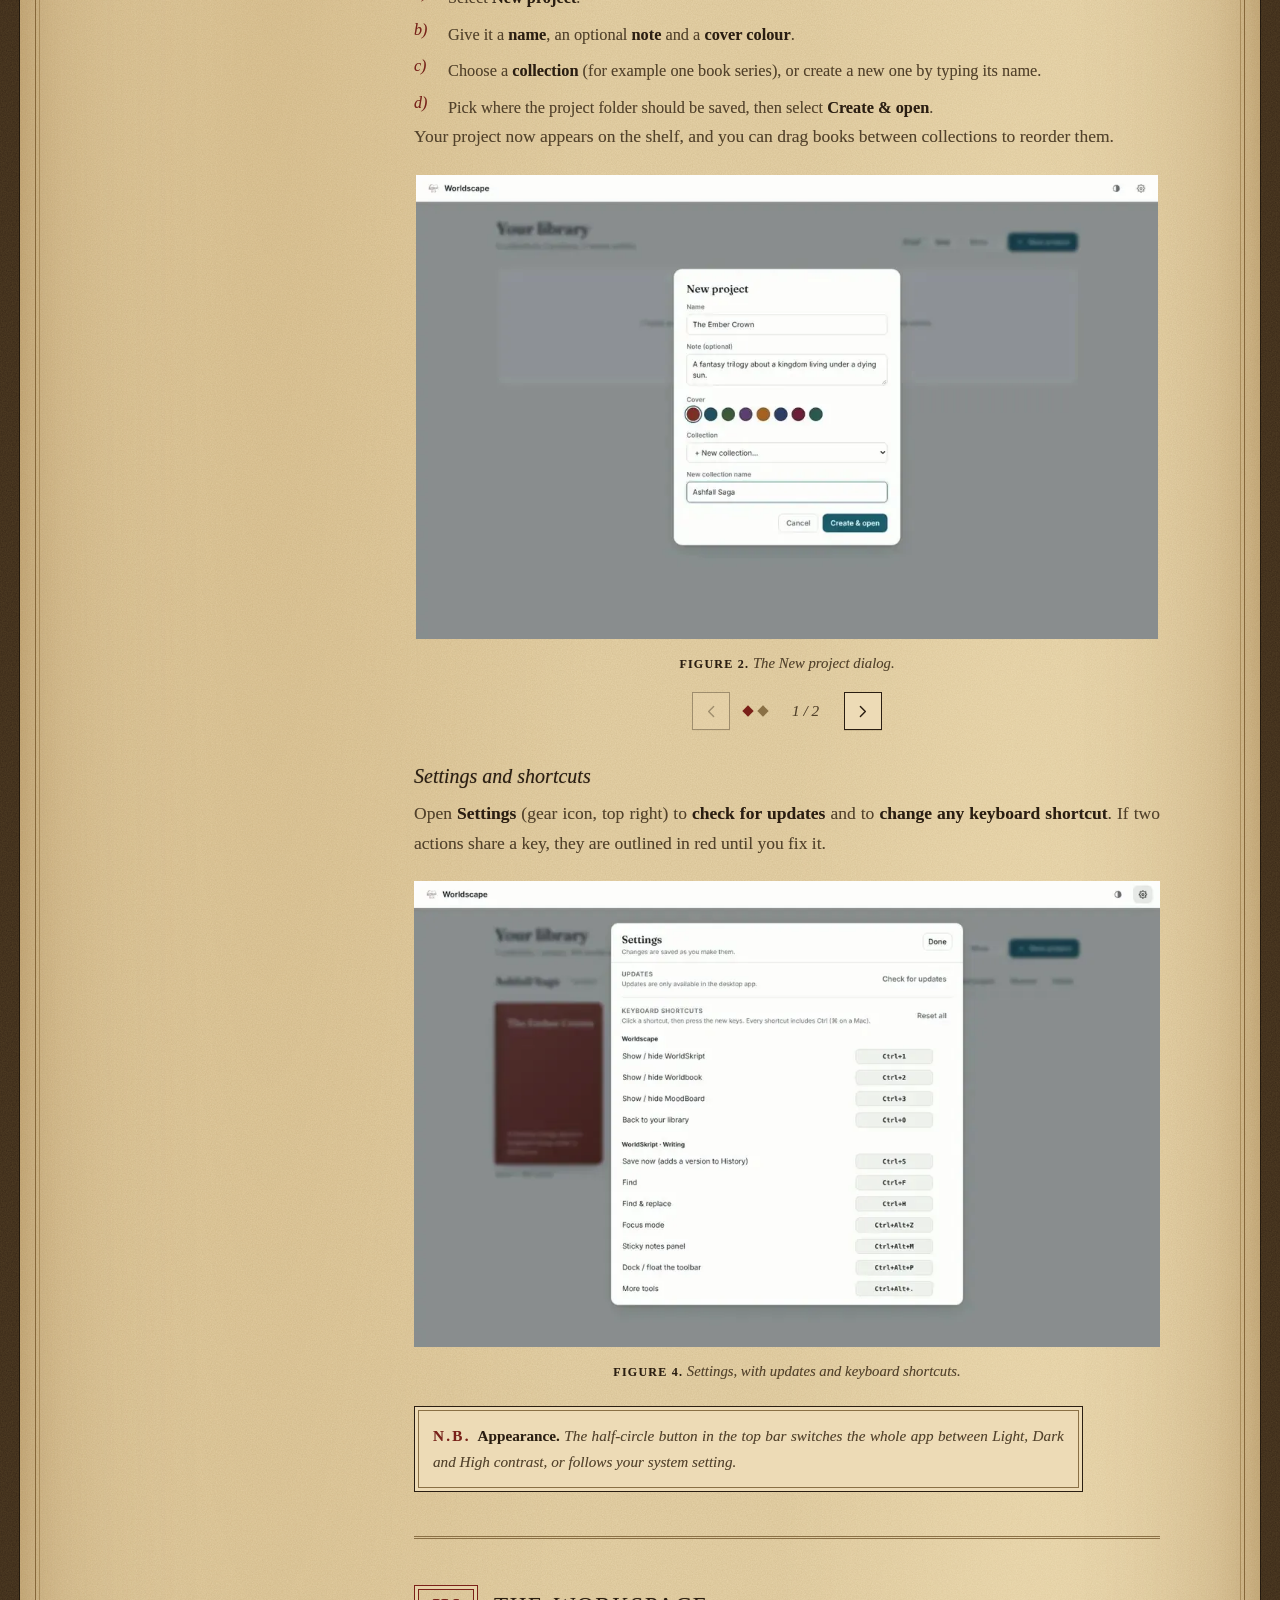
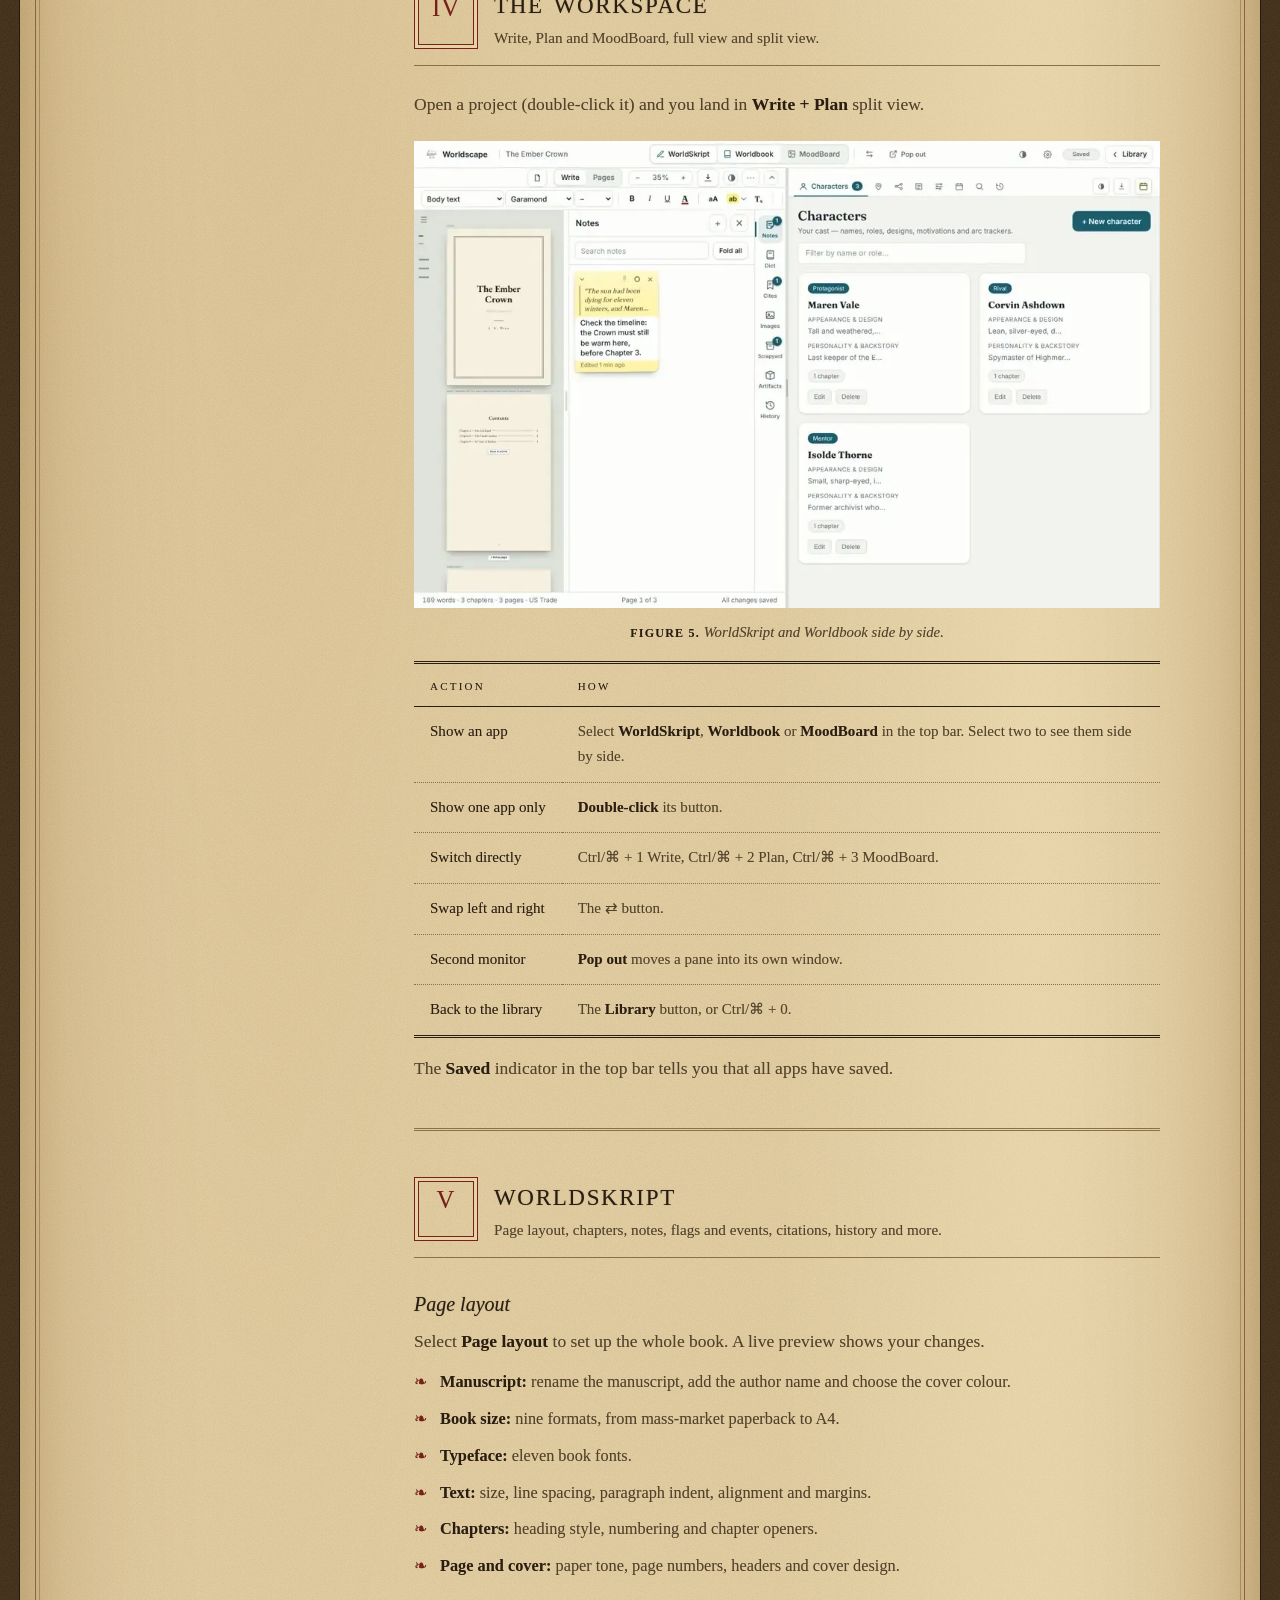
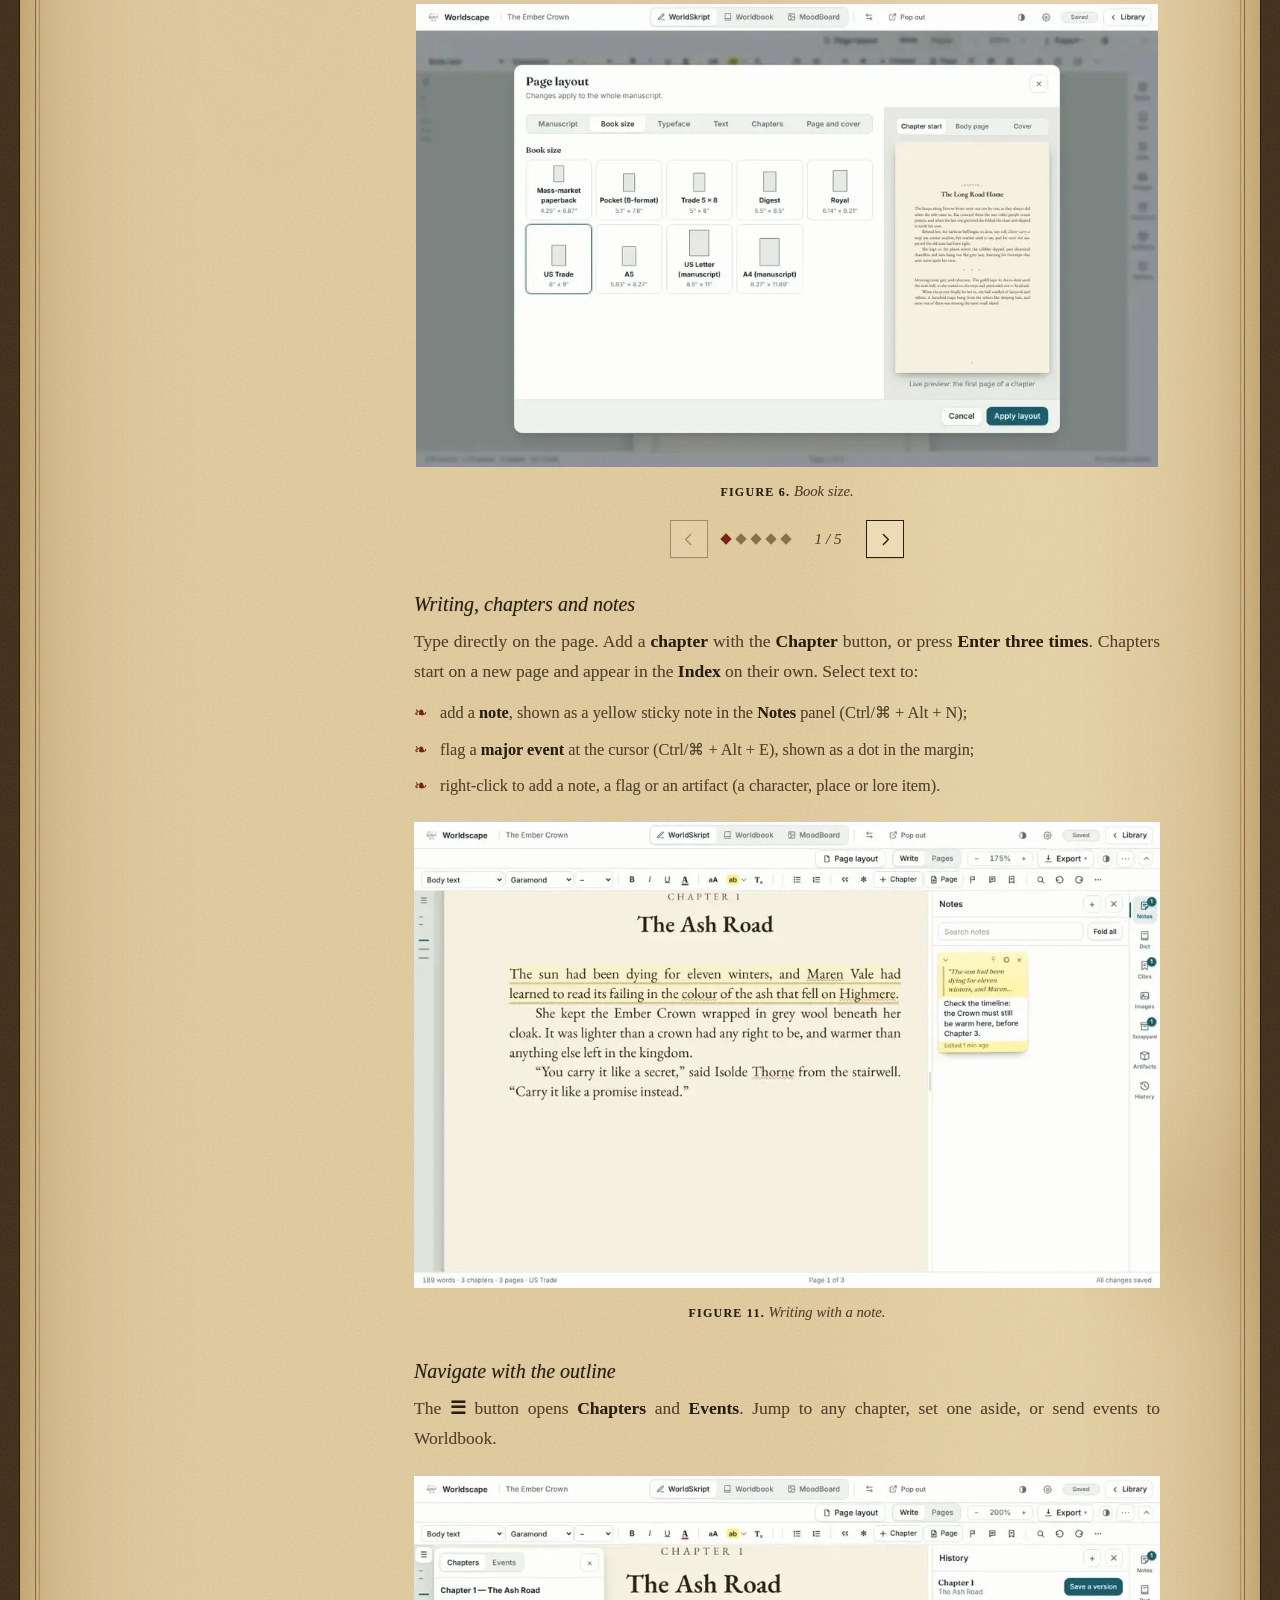
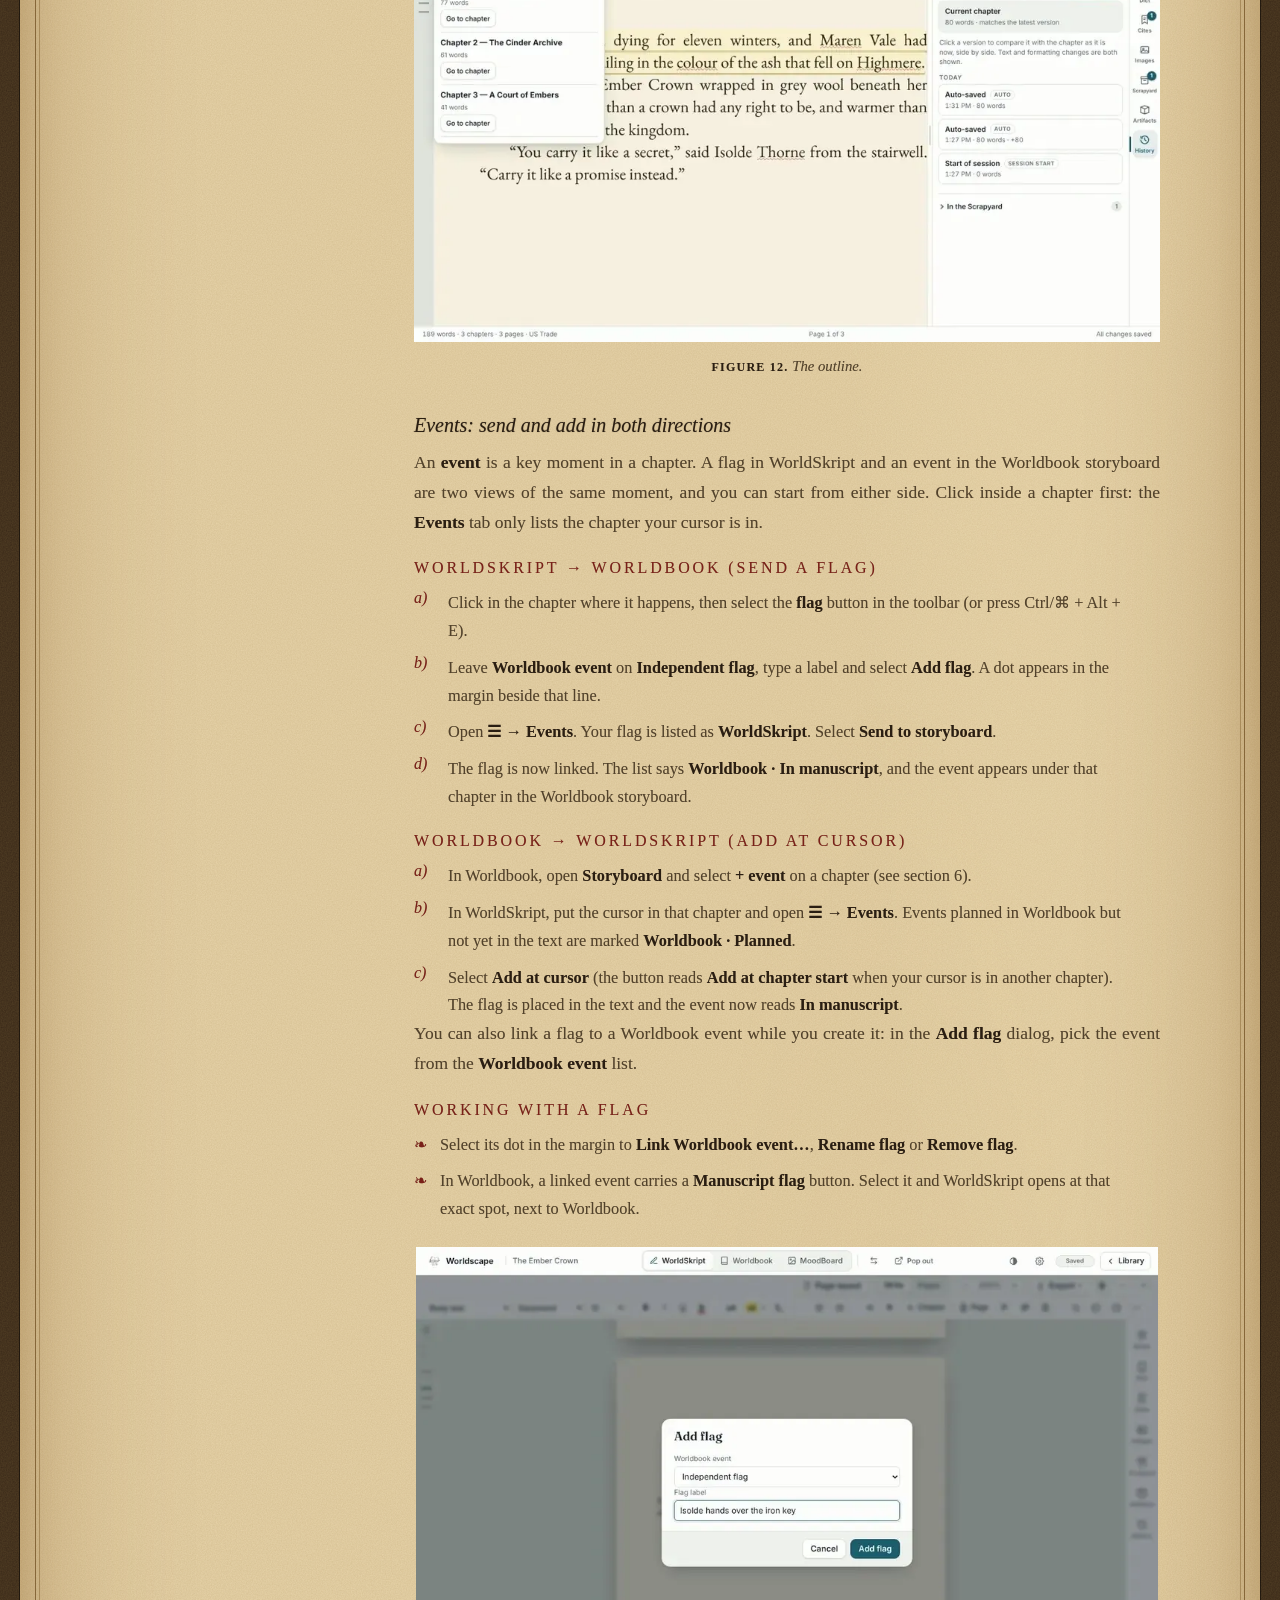
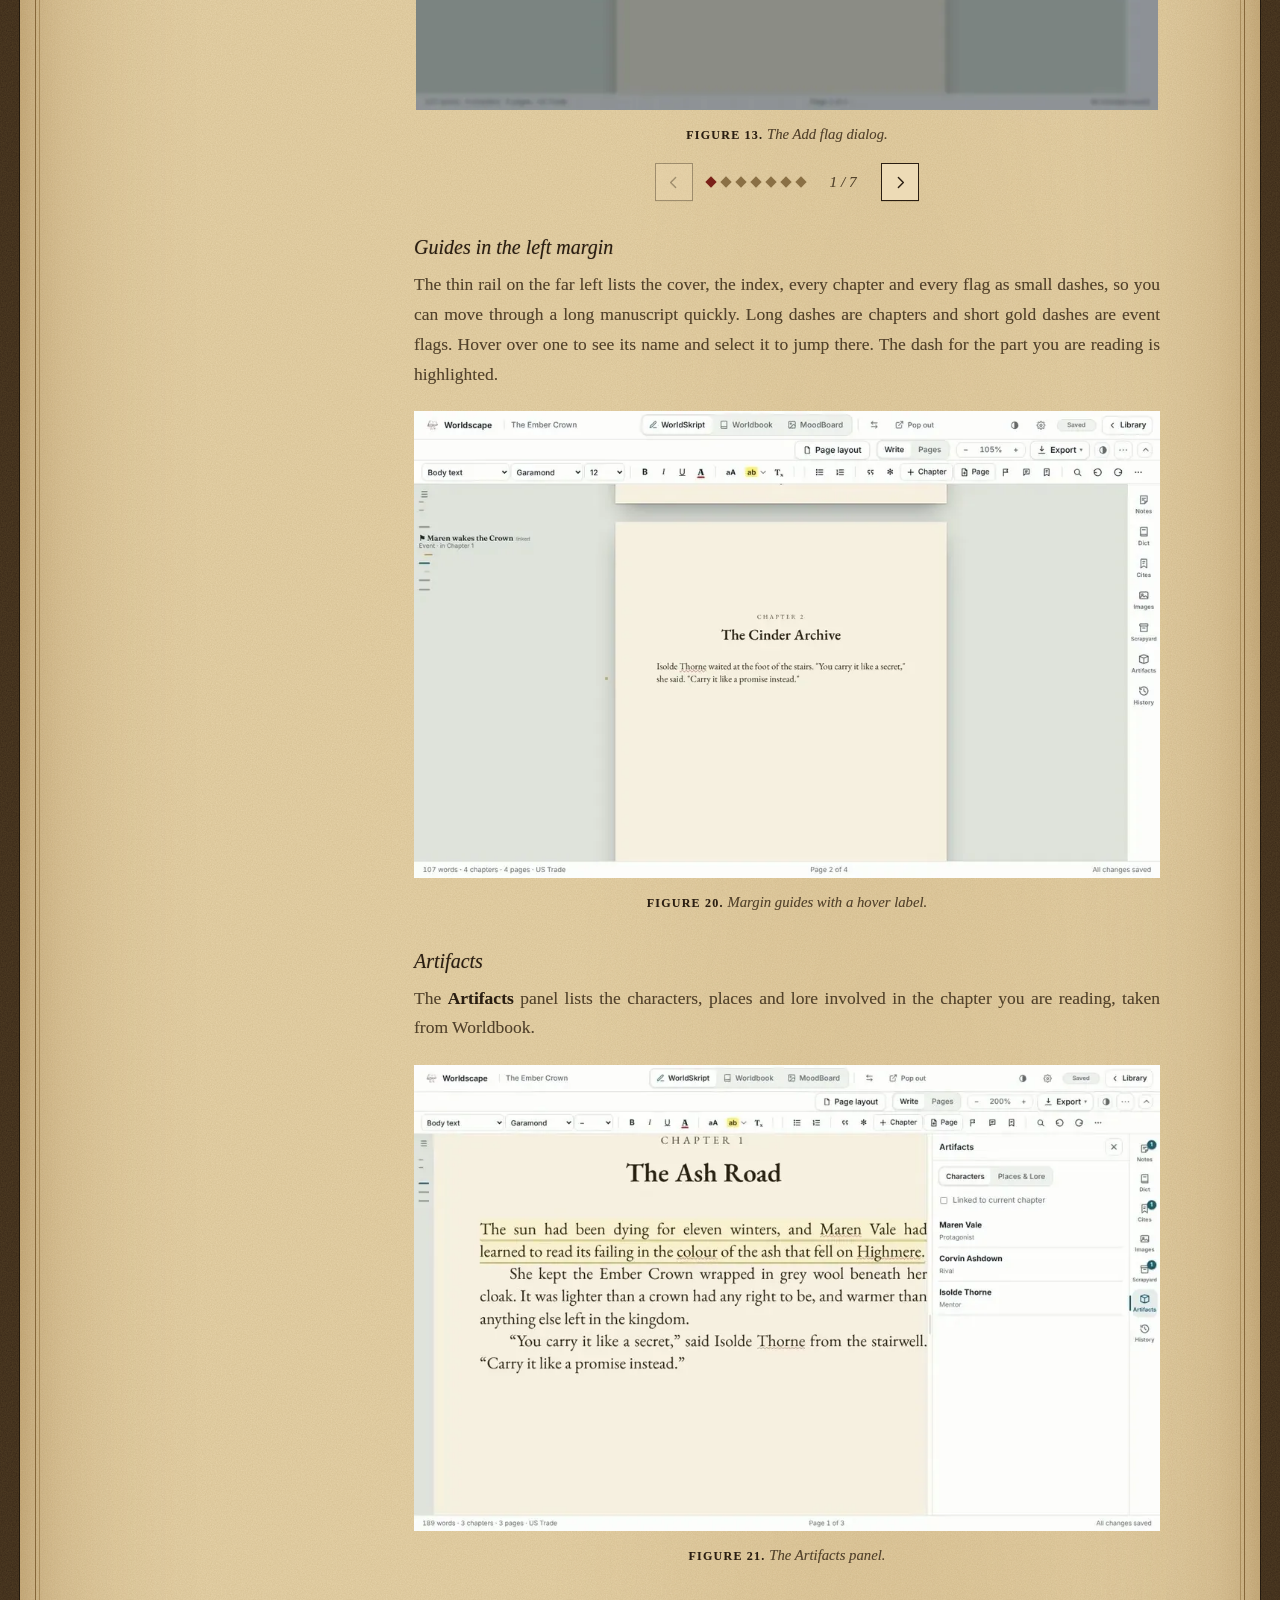
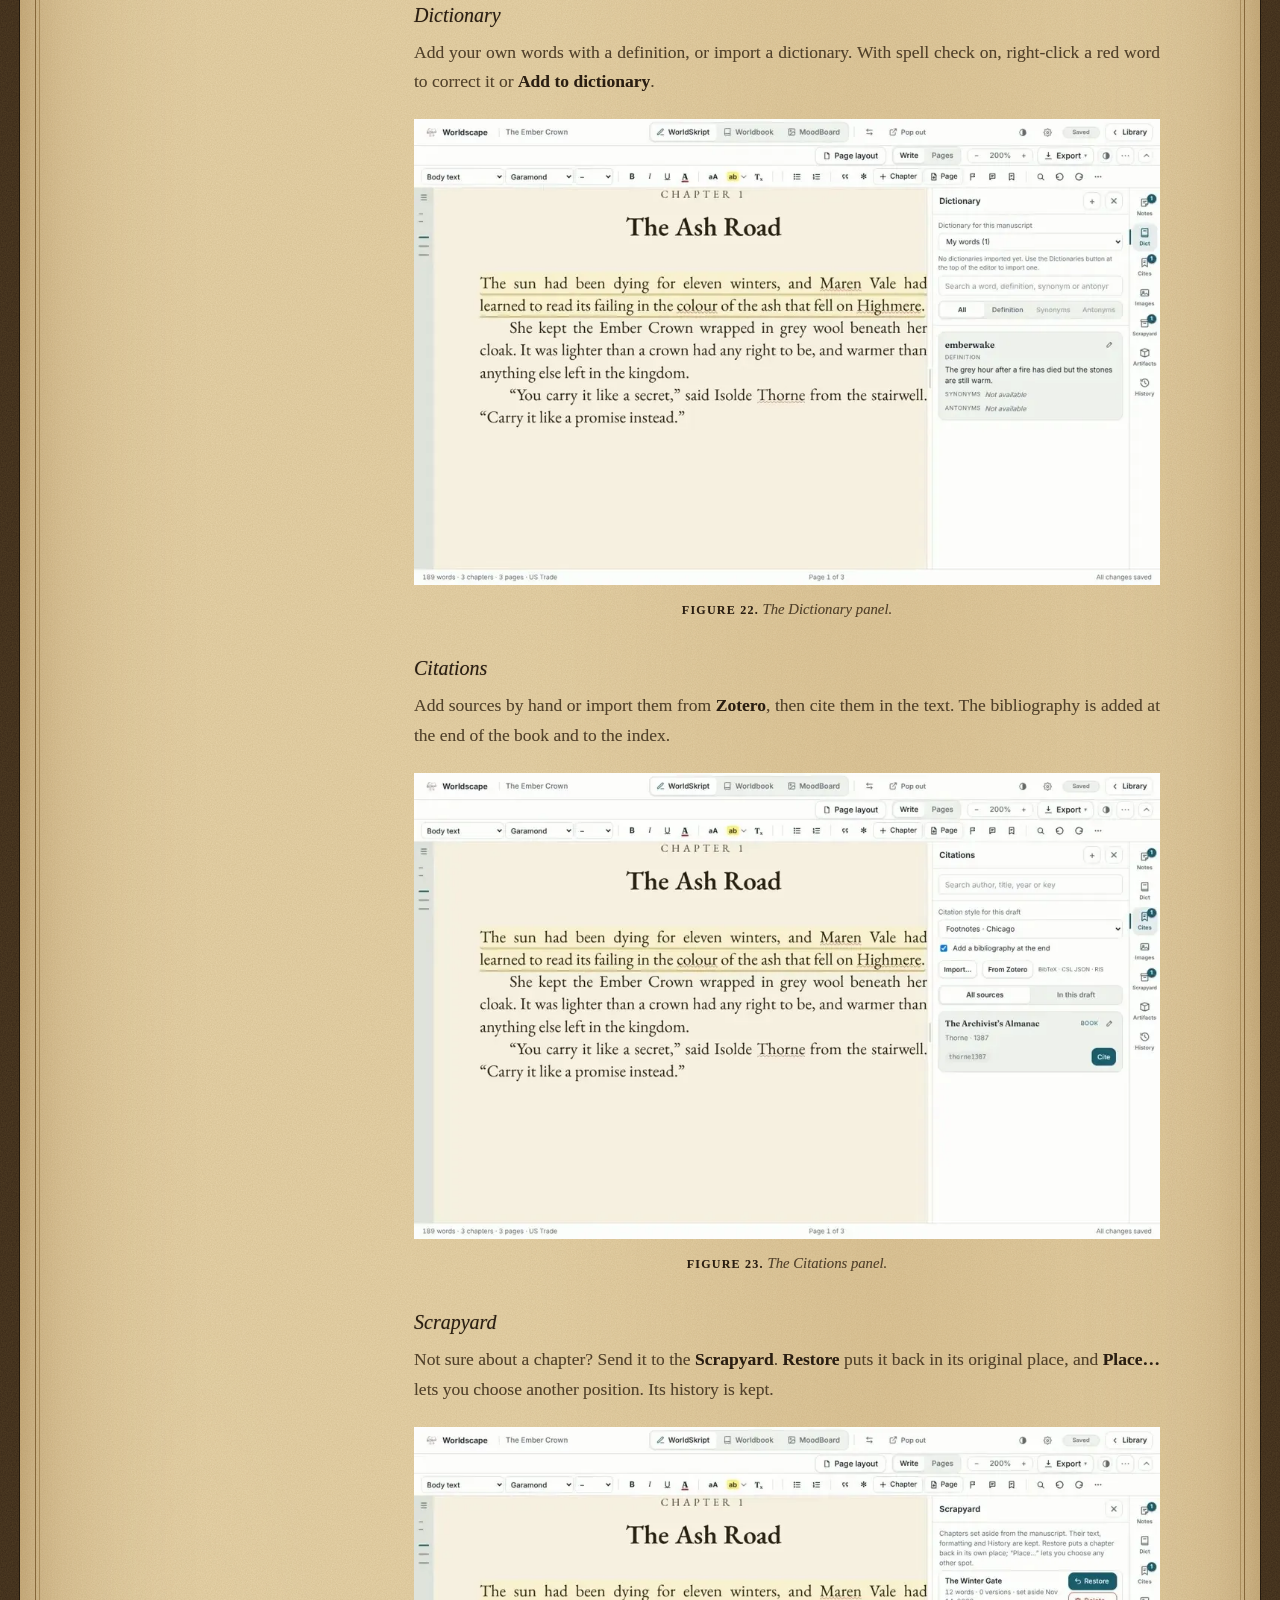
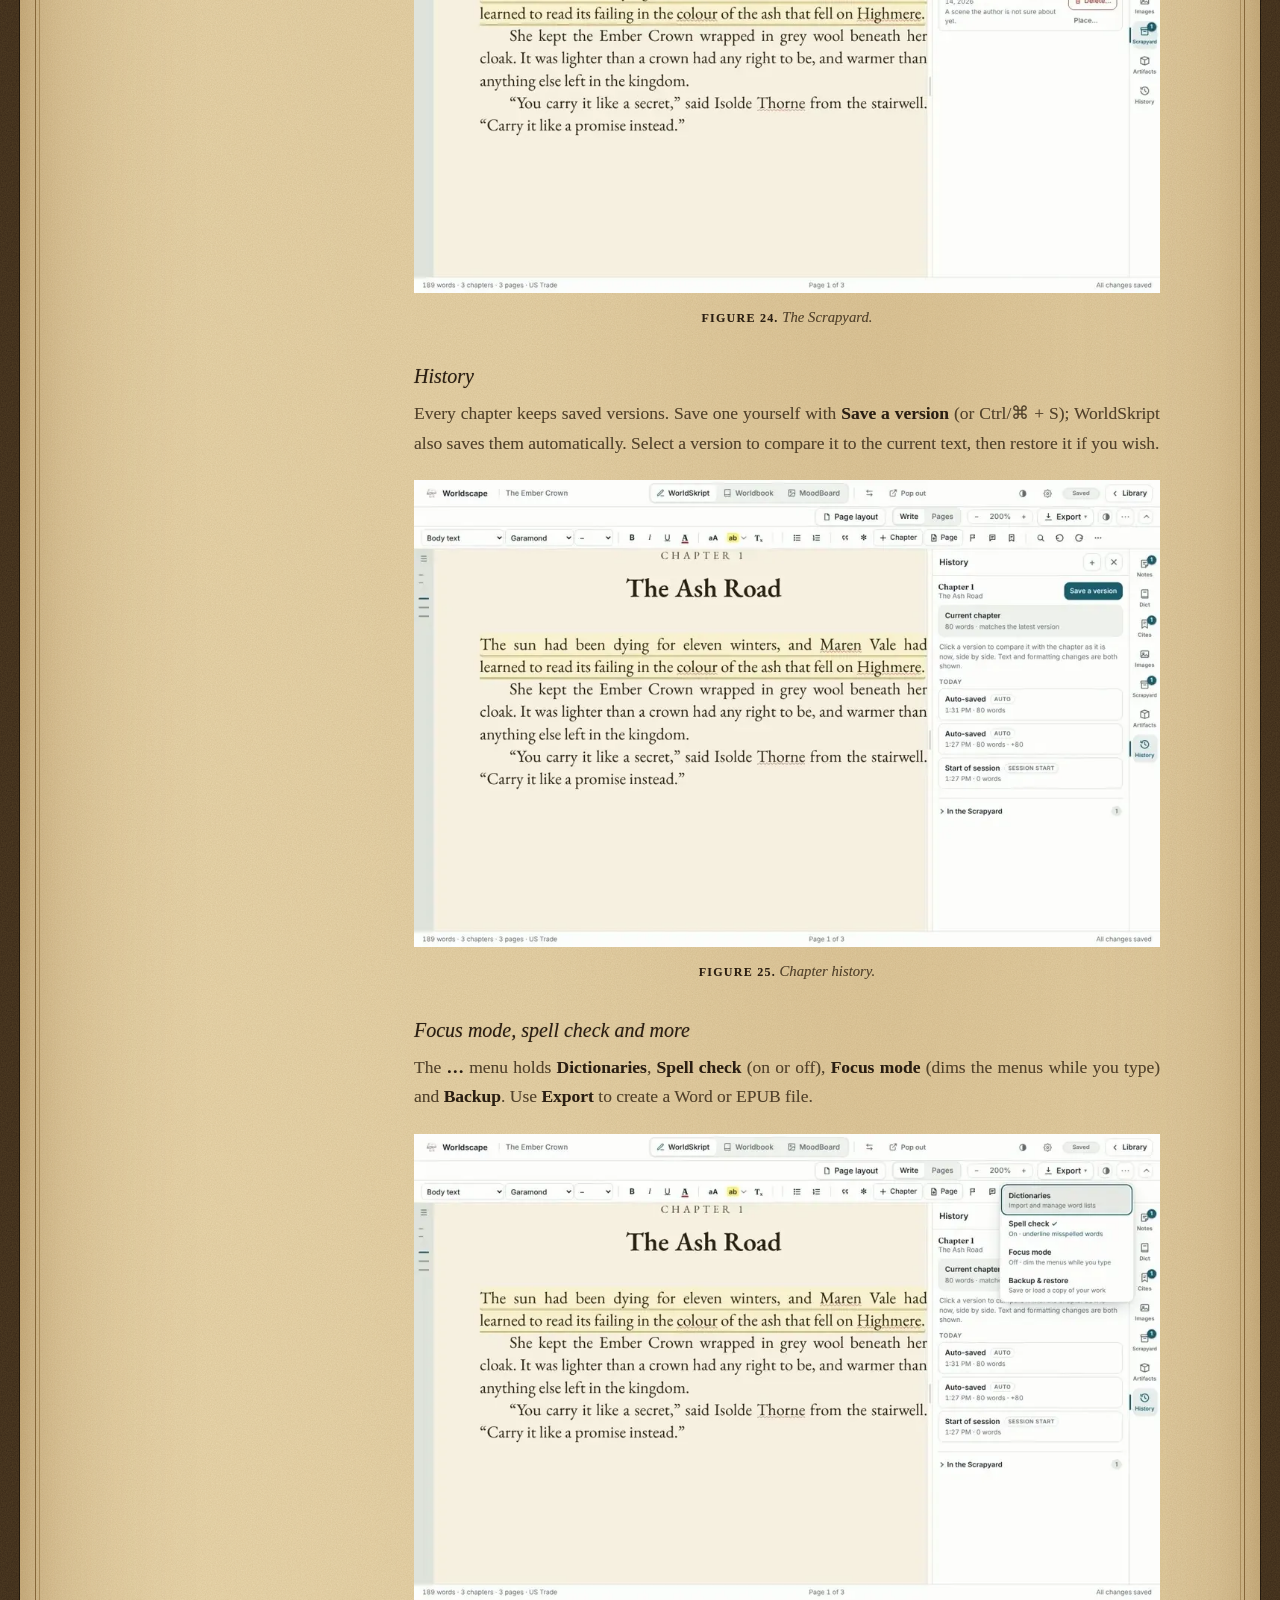
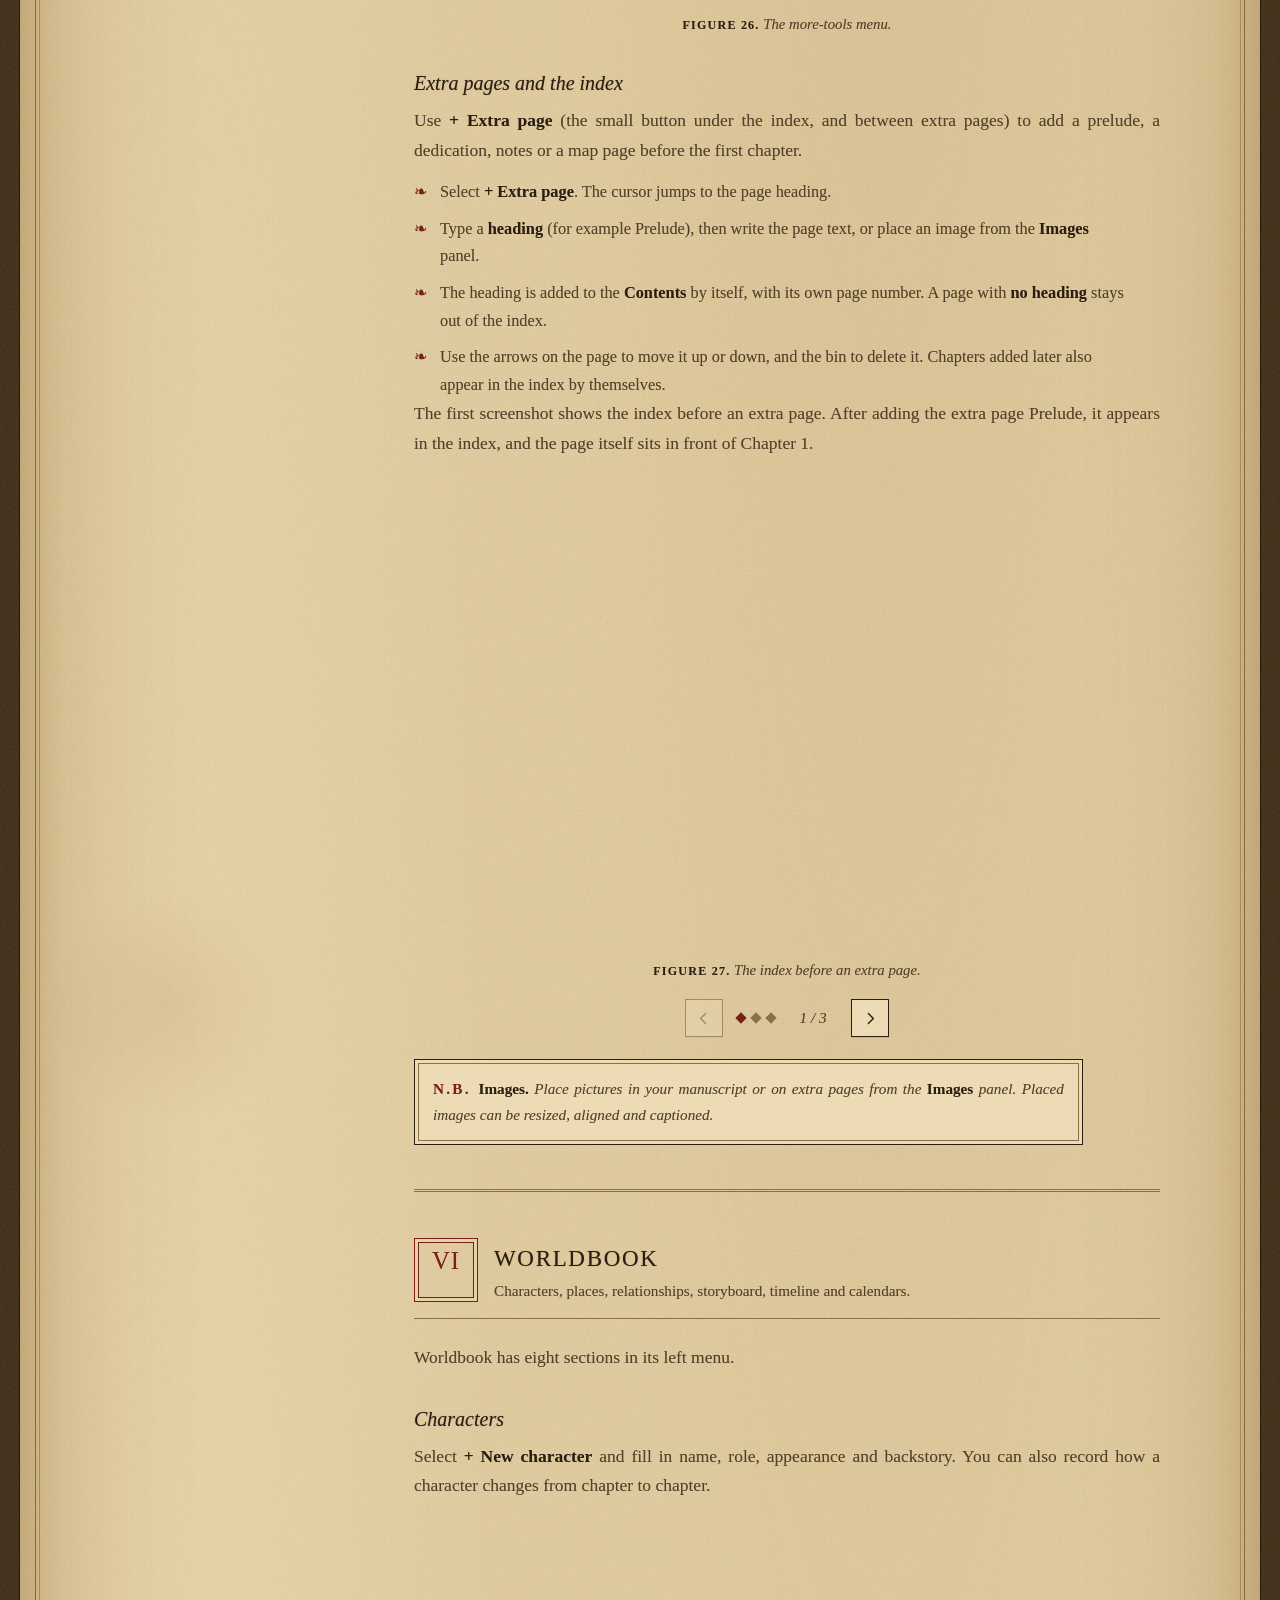
<file: quickstart/index.html>
<!DOCTYPE html>
<html lang="en">
<head>
<meta charset="utf-8">
<meta name="viewport" content="width=device-width, initial-scale=1">
<title>Quickstart guide | Worldscape</title>
<meta name="description" content="From first launch to first chapter: a step-by-step guide to Worldscape, WorldSkript, Worldbook and MoodBoard, with screenshots and shortcuts.">
<meta name="theme-color" content="#e6d2a8" media="(prefers-color-scheme: light)">
<meta name="theme-color" content="#1d150d" media="(prefers-color-scheme: dark)">
<link rel="icon" type="image/png" href="../assets/img/favicon.png">
<link rel="stylesheet" href="../assets/site.css">
</head>
<body>
<a class="skip" href="#content">Skip to content</a>
<header class="nav">
  <div class="wrap">
    <a class="brand" href="../index.html"><img src="../assets/img/logo-192.png" alt="" width="28" height="28"><span>Worldscape</span></a>
    <a class="link" href="../features/index.html">Features</a>
    <a class="link" href="../quickstart/index.html" aria-current="page">Quickstart</a>
    <a class="btn btn-primary btn-nav" href="../download/index.html"><svg viewBox="0 0 24 24" fill="none" stroke="currentColor" stroke-width="2" stroke-linecap="round" stroke-linejoin="round" aria-hidden="true"><path d="M12 4v11"/><path d="m7 11 5 5 5-5"/><path d="M5 20h14"/></svg><span>Download</span></a>
    <button class="icon-btn" id="theme" type="button" aria-label="Switch between light and dark appearance" title="Appearance">
      <svg viewBox="0 0 24 24" fill="none" stroke="currentColor" stroke-width="1.75" stroke-linecap="round" stroke-linejoin="round" aria-hidden="true"><circle cx="12" cy="12" r="9"/><path d="M12 3v18"/><path d="M12 3a9 9 0 0 1 0 18z" fill="currentColor" stroke="none"/></svg>
    </button>
  </div>
</header>
<main id="content">
  <section class="hero page-head"><div class="wrap">
      <p class="eyebrow">Quickstart guide</p>
      <h1>From first launch to first chapter</h1>
      <p class="lede">Write your manuscript, build your world and gather your inspiration in one desktop app. Screenshots come from a demo project, The Ember Crown.</p>
  </div></section>
  <section id="quickstart">
    <div class="wrap">
      <div class="qs">
        <nav class="qs-toc" aria-label="Quickstart sections"><p class="alt-h">In this guide</p><ol><li><a href="#qs-1"><span>1</span>What is Worldscape?</a></li><li><a href="#qs-2"><span>2</span>Install and quick start</a></li><li><a href="#qs-3"><span>3</span>Library and projects</a></li><li><a href="#qs-4"><span>4</span>The workspace</a></li><li><a href="#qs-5"><span>5</span>WorldSkript</a></li><li><a href="#qs-6"><span>6</span>Worldbook</a></li><li><a href="#qs-7"><span>7</span>MoodBoard</a></li><li><a href="#qs-8"><span>8</span>How the apps stay in sync</a></li><li><a href="#qs-9"><span>9</span>Where your files live</a></li><li><a href="#qs-10"><span>10</span>Shortcuts cheat sheet</a></li></ol></nav>
        <div class="qs-body"><div class="qs-chap" id="qs-1"><header><span class="qs-n">1</span><div><h3 class="qs-t">What is Worldscape?</h3><p>The three apps and how they fit together.</p></div></header><p>Worldscape keeps everything about a book in one place. Each <b>project</b> links a manuscript to its world, and you work on both side by side.</p><div class="qs-tbl"><table><thead><tr><th>App</th><th>What it is for</th></tr></thead><tbody><tr><td><b>WorldSkript</b></td><td>Writing the manuscript: chapters, page layout, notes, dictionary, citations, images and history.</td></tr><tr><td><b>Worldbook</b></td><td>Your story bible: characters, places and lore, relationships, storyboard, timeline and calendars.</td></tr><tr><td><b>MoodBoard</b></td><td>Free-form boards of pictures, notes and colour swatches linked to your characters and places.</td></tr></tbody></table></div><p>You can open any app on its own (<b>full view</b>) or two together (<b>split view</b>).</p><p class="note"><b>Your files stay yours.</b> Worldscape works fully offline. Every project is saved in a folder you choose on your own computer.</p></div><div class="qs-chap" id="qs-2"><header><span class="qs-n">2</span><div><h3 class="qs-t">Install and quick start</h3><p>Install, first-run warnings, updates and your first five minutes.</p></div></header><h3>Install and first launch</h3><ul class="qs-list"><li>Download the installer for your system from the <a href="https://github.com/Kaniac04/WorldScape-Releases/releases/latest">releases page</a>: Windows (<code>.exe</code> or <code>.msi</code>), macOS (<code>.dmg</code>) or Linux (<code>.deb</code>, <code>.rpm</code> or <code>.AppImage</code>). Worldscape is distributed only as installation files.</li><li>Install and open <b>Worldscape</b>. The app works fully offline, and nothing is pre-filled: no sample projects and no dictionaries.</li><li>The app checks for updates in the background. Nothing installs by itself: when a new version is ready, select <b>Restart and update</b>. Your work is saved first.</li></ul><h3>If your system shows a warning</h3><p>Worldscape is not code-signed yet, so Windows and macOS may warn you the first time you open it.</p><ul class="qs-list"><li><b>Windows.</b> If a blue “Windows protected your PC” window appears, choose <b>More info</b>, then <b>Run anyway</b>.</li><li><b>macOS.</b> Open the <code>.dmg</code> and drag Worldscape into Applications. Then run <code>xattr -cr /Applications/Worldscape.app</code> once in Terminal. If macOS still blocks it, choose <b>Open Anyway</b> in System Settings → Privacy &amp; Security.</li><li><b>Linux.</b> Make the AppImage executable (right-click → Properties, or <code>chmod +x</code>) and open it. The <code>.deb</code> and <code>.rpm</code> files install with your package manager.</li></ul><h3>Updates</h3><p>Worldscape checks shortly after it starts and then every six hours. When a new version is ready, a small bar appears and nothing installs until you select <b>Restart and update</b>. Worldscape saves your chapters and open panels first, and cancels the update if anything cannot be saved. Updates are signed, and the app only accepts packages signed with Worldscape’s own key. You can also check at any time in <b>Settings</b>.</p><h3>Your first five minutes</h3><ol class="qs-ol"><li><b>Create a project.</b> On the start page, select <b>New project</b>, name it and select <b>Create &amp; open</b>.</li><li><b>Set up your book.</b> In WorldSkript, select <b>Page layout</b> to set the title, author, book size, typeface and cover.</li><li><b>Write.</b> Add chapters with <b>Chapter</b> and start writing. Chapter titles are added to the contents for you.</li><li><b>Build your world.</b> Switch to Worldbook to add characters and places.</li><li><b>Gather inspiration.</b> Open MoodBoard to collect images, notes and colours for a character or place.</li></ol></div><div class="qs-chap" id="qs-3"><header><span class="qs-n">3</span><div><h3 class="qs-t">Library and projects</h3><p>Collections, new projects and settings.</p></div></header><p>The start page is your <b>Library</b>. Use <b>Shelf</b> (book spines) or <b>Grid</b> (covers) to browse.</p><figure class="qs-fig"><div class="frame"><img loading="lazy" src="../assets/img/qs/fig01.webp" width="1000" height="625" alt="The library before any project exists."></div><figcaption><b>Figure 1.</b> The library before any project exists.</figcaption></figure><h3>Create your first project</h3><ol class="qs-ol"><li>Select <b>New project</b>.</li><li>Give it a <b>name</b>, an optional <b>note</b> and a <b>cover colour</b>.</li><li>Choose a <b>collection</b> (for example one book series), or create a new one by typing its name.</li><li>Pick where the project folder should be saved, then select <b>Create &amp; open</b>.</li></ol><p>Your project now appears on the shelf, and you can drag books between collections to reorder them.</p><div class="car" role="group" aria-roledescription="carousel" aria-label="Screenshots, 2 figures" tabindex="0"><div class="car-track"><figure class="car-slide" aria-label="Figure 2"><div class="frame"><img loading="lazy" src="../assets/img/qs/fig02.webp" width="1000" height="625" alt="The New project dialog."></div><figcaption><b>Figure 2.</b> The New project dialog.</figcaption></figure><figure class="car-slide" aria-label="Figure 3"><div class="frame"><img loading="lazy" src="../assets/img/qs/fig03.webp" width="1000" height="625" alt="The library with a project in a collection."></div><figcaption><b>Figure 3.</b> The library with a project in a collection.</figcaption></figure></div><div class="car-bar"><button type="button" class="car-btn" data-d="-1" aria-label="Previous screenshot"><svg viewBox="0 0 24 24" fill="none" stroke="currentColor" stroke-width="2" stroke-linecap="round" stroke-linejoin="round" aria-hidden="true"><path d="m15 5-7 7 7 7"/></svg></button><div class="car-dots"></div><span class="car-count" aria-live="polite"></span><button type="button" class="car-btn" data-d="1" aria-label="Next screenshot"><svg viewBox="0 0 24 24" fill="none" stroke="currentColor" stroke-width="2" stroke-linecap="round" stroke-linejoin="round" aria-hidden="true"><path d="m9 5 7 7-7 7"/></svg></button></div></div><h3>Settings and shortcuts</h3><p>Open <b>Settings</b> (gear icon, top right) to <b>check for updates</b> and to <b>change any keyboard shortcut</b>. If two actions share a key, they are outlined in red until you fix it.</p><figure class="qs-fig"><div class="frame"><img loading="lazy" src="../assets/img/qs/fig04.webp" width="1000" height="625" alt="Settings, with updates and keyboard shortcuts."></div><figcaption><b>Figure 4.</b> Settings, with updates and keyboard shortcuts.</figcaption></figure><p class="note"><b>Appearance.</b> The half-circle button in the top bar switches the whole app between Light, Dark and High contrast, or follows your system setting.</p></div><div class="qs-chap" id="qs-4"><header><span class="qs-n">4</span><div><h3 class="qs-t">The workspace</h3><p>Write, Plan and MoodBoard, full view and split view.</p></div></header><p>Open a project (double-click it) and you land in <b>Write + Plan</b> split view.</p><figure class="qs-fig"><div class="frame"><img loading="lazy" src="../assets/img/qs/fig05.webp" width="1000" height="625" alt="WorldSkript and Worldbook side by side."></div><figcaption><b>Figure 5.</b> WorldSkript and Worldbook side by side.</figcaption></figure><div class="qs-tbl"><table><thead><tr><th>Action</th><th>How</th></tr></thead><tbody><tr><td>Show an app</td><td>Select <b>WorldSkript</b>, <b>Worldbook</b> or <b>MoodBoard</b> in the top bar. Select two to see them side by side.</td></tr><tr><td>Show one app only</td><td><b>Double-click</b> its button.</td></tr><tr><td>Switch directly</td><td>Ctrl/⌘ + 1 Write, Ctrl/⌘ + 2 Plan, Ctrl/⌘ + 3 MoodBoard.</td></tr><tr><td>Swap left and right</td><td>The ⇄ button.</td></tr><tr><td>Second monitor</td><td><b>Pop out</b> moves a pane into its own window.</td></tr><tr><td>Back to the library</td><td>The <b>Library</b> button, or Ctrl/⌘ + 0.</td></tr></tbody></table></div><p>The <b>Saved</b> indicator in the top bar tells you that all apps have saved.</p></div><div class="qs-chap" id="qs-5"><header><span class="qs-n">5</span><div><h3 class="qs-t">WorldSkript</h3><p>Page layout, chapters, notes, flags and events, citations, history and more.</p></div></header><h3>Page layout</h3><p>Select <b>Page layout</b> to set up the whole book. A live preview shows your changes.</p><ul class="qs-list"><li><b>Manuscript:</b> rename the manuscript, add the author name and choose the cover colour.</li><li><b>Book size:</b> nine formats, from mass-market paperback to A4.</li><li><b>Typeface:</b> eleven book fonts.</li><li><b>Text:</b> size, line spacing, paragraph indent, alignment and margins.</li><li><b>Chapters:</b> heading style, numbering and chapter openers.</li><li><b>Page and cover:</b> paper tone, page numbers, headers and cover design.</li></ul><div class="car" role="group" aria-roledescription="carousel" aria-label="Screenshots, 5 figures" tabindex="0"><div class="car-track"><figure class="car-slide" aria-label="Figure 6"><div class="frame"><img loading="lazy" src="../assets/img/qs/fig06.webp" width="1000" height="625" alt="Book size."></div><figcaption><b>Figure 6.</b> Book size.</figcaption></figure><figure class="car-slide" aria-label="Figure 7"><div class="frame"><img loading="lazy" src="../assets/img/qs/fig07.webp" width="1000" height="625" alt="Typeface."></div><figcaption><b>Figure 7.</b> Typeface.</figcaption></figure><figure class="car-slide" aria-label="Figure 8"><div class="frame"><img loading="lazy" src="../assets/img/qs/fig08.webp" width="1000" height="625" alt="Text."></div><figcaption><b>Figure 8.</b> Text.</figcaption></figure><figure class="car-slide" aria-label="Figure 9"><div class="frame"><img loading="lazy" src="../assets/img/qs/fig09.webp" width="1000" height="625" alt="Chapters."></div><figcaption><b>Figure 9.</b> Chapters.</figcaption></figure><figure class="car-slide" aria-label="Figure 10"><div class="frame"><img loading="lazy" src="../assets/img/qs/fig10.webp" width="1000" height="625" alt="Page and cover."></div><figcaption><b>Figure 10.</b> Page and cover.</figcaption></figure></div><div class="car-bar"><button type="button" class="car-btn" data-d="-1" aria-label="Previous screenshot"><svg viewBox="0 0 24 24" fill="none" stroke="currentColor" stroke-width="2" stroke-linecap="round" stroke-linejoin="round" aria-hidden="true"><path d="m15 5-7 7 7 7"/></svg></button><div class="car-dots"></div><span class="car-count" aria-live="polite"></span><button type="button" class="car-btn" data-d="1" aria-label="Next screenshot"><svg viewBox="0 0 24 24" fill="none" stroke="currentColor" stroke-width="2" stroke-linecap="round" stroke-linejoin="round" aria-hidden="true"><path d="m9 5 7 7-7 7"/></svg></button></div></div><h3>Writing, chapters and notes</h3><p>Type directly on the page. Add a <b>chapter</b> with the <b>Chapter</b> button, or press <b>Enter three times</b>. Chapters start on a new page and appear in the <b>Index</b> on their own. Select text to:</p><ul class="qs-list"><li>add a <b>note</b>, shown as a yellow sticky note in the <b>Notes</b> panel (Ctrl/⌘ + Alt + N);</li><li>flag a <b>major event</b> at the cursor (Ctrl/⌘ + Alt + E), shown as a dot in the margin;</li><li>right-click to add a note, a flag or an artifact (a character, place or lore item).</li></ul><figure class="qs-fig"><div class="frame"><img loading="lazy" src="../assets/img/qs/fig11.webp" width="1000" height="625" alt="Writing with a note."></div><figcaption><b>Figure 11.</b> Writing with a note.</figcaption></figure><h3>Navigate with the outline</h3><p>The <b>☰</b> button opens <b>Chapters</b> and <b>Events</b>. Jump to any chapter, set one aside, or send events to Worldbook.</p><figure class="qs-fig"><div class="frame"><img loading="lazy" src="../assets/img/qs/fig12.webp" width="1000" height="625" alt="The outline."></div><figcaption><b>Figure 12.</b> The outline.</figcaption></figure><h3>Events: send and add in both directions</h3><p>An <b>event</b> is a key moment in a chapter. A flag in WorldSkript and an event in the Worldbook storyboard are two views of the same moment, and you can start from either side. Click inside a chapter first: the <b>Events</b> tab only lists the chapter your cursor is in.</p><h4>WorldSkript → Worldbook (send a flag)</h4><ol class="qs-ol"><li>Click in the chapter where it happens, then select the <b>flag</b> button in the toolbar (or press Ctrl/⌘ + Alt + E).</li><li>Leave <b>Worldbook event</b> on <b>Independent flag</b>, type a label and select <b>Add flag</b>. A dot appears in the margin beside that line.</li><li>Open <b>☰ → Events</b>. Your flag is listed as <b>WorldSkript</b>. Select <b>Send to storyboard</b>.</li><li>The flag is now linked. The list says <b>Worldbook · In manuscript</b>, and the event appears under that chapter in the Worldbook storyboard.</li></ol><h4>Worldbook → WorldSkript (add at cursor)</h4><ol class="qs-ol"><li>In Worldbook, open <b>Storyboard</b> and select <b>+ event</b> on a chapter (see section 6).</li><li>In WorldSkript, put the cursor in that chapter and open <b>☰ → Events</b>. Events planned in Worldbook but not yet in the text are marked <b>Worldbook · Planned</b>.</li><li>Select <b>Add at cursor</b> (the button reads <b>Add at chapter start</b> when your cursor is in another chapter). The flag is placed in the text and the event now reads <b>In manuscript</b>.</li></ol><p>You can also link a flag to a Worldbook event while you create it: in the <b>Add flag</b> dialog, pick the event from the <b>Worldbook event</b> list.</p><h4>Working with a flag</h4><ul class="qs-list"><li>Select its dot in the margin to <b>Link Worldbook event…</b>, <b>Rename flag</b> or <b>Remove flag</b>.</li><li>In Worldbook, a linked event carries a <b>Manuscript flag</b> button. Select it and WorldSkript opens at that exact spot, next to Worldbook.</li></ul><div class="car" role="group" aria-roledescription="carousel" aria-label="Screenshots, 7 figures" tabindex="0"><div class="car-track"><figure class="car-slide" aria-label="Figure 13"><div class="frame"><img loading="lazy" src="../assets/img/qs/fig13.webp" width="1000" height="625" alt="The Add flag dialog."></div><figcaption><b>Figure 13.</b> The Add flag dialog.</figcaption></figure><figure class="car-slide" aria-label="Figure 14"><div class="frame"><img loading="lazy" src="../assets/img/qs/fig14.webp" width="1000" height="625" alt="The Events tab with a flag ready to send."></div><figcaption><b>Figure 14.</b> The Events tab with a flag ready to send.</figcaption></figure><figure class="car-slide" aria-label="Figure 15"><div class="frame"><img loading="lazy" src="../assets/img/qs/fig15.webp" width="1000" height="625" alt="The flag has been sent to the storyboard."></div><figcaption><b>Figure 15.</b> The flag has been sent to the storyboard.</figcaption></figure><figure class="car-slide" aria-label="Figure 16"><div class="frame"><img loading="lazy" src="../assets/img/qs/fig16.webp" width="1000" height="625" alt="Planned Worldbook events."></div><figcaption><b>Figure 16.</b> Planned Worldbook events.</figcaption></figure><figure class="car-slide" aria-label="Figure 17"><div class="frame"><img loading="lazy" src="../assets/img/qs/fig17.webp" width="1000" height="625" alt="A Worldbook event placed in the manuscript."></div><figcaption><b>Figure 17.</b> A Worldbook event placed in the manuscript.</figcaption></figure><figure class="car-slide" aria-label="Figure 18"><div class="frame"><img loading="lazy" src="../assets/img/qs/fig18.webp" width="1000" height="625" alt="The flag menu in the margin."></div><figcaption><b>Figure 18.</b> The flag menu in the margin.</figcaption></figure><figure class="car-slide" aria-label="Figure 19"><div class="frame"><img loading="lazy" src="../assets/img/qs/fig19.webp" width="1000" height="625" alt="Jumping from a Worldbook event to its flag."></div><figcaption><b>Figure 19.</b> Jumping from a Worldbook event to its flag.</figcaption></figure></div><div class="car-bar"><button type="button" class="car-btn" data-d="-1" aria-label="Previous screenshot"><svg viewBox="0 0 24 24" fill="none" stroke="currentColor" stroke-width="2" stroke-linecap="round" stroke-linejoin="round" aria-hidden="true"><path d="m15 5-7 7 7 7"/></svg></button><div class="car-dots"></div><span class="car-count" aria-live="polite"></span><button type="button" class="car-btn" data-d="1" aria-label="Next screenshot"><svg viewBox="0 0 24 24" fill="none" stroke="currentColor" stroke-width="2" stroke-linecap="round" stroke-linejoin="round" aria-hidden="true"><path d="m9 5 7 7-7 7"/></svg></button></div></div><h3>Guides in the left margin</h3><p>The thin rail on the far left lists the cover, the index, every chapter and every flag as small dashes, so you can move through a long manuscript quickly. Long dashes are chapters and short gold dashes are event flags. Hover over one to see its name and select it to jump there. The dash for the part you are reading is highlighted.</p><figure class="qs-fig"><div class="frame"><img loading="lazy" src="../assets/img/qs/fig20.webp" width="1000" height="625" alt="Margin guides with a hover label."></div><figcaption><b>Figure 20.</b> Margin guides with a hover label.</figcaption></figure><h3>Artifacts</h3><p>The <b>Artifacts</b> panel lists the characters, places and lore involved in the chapter you are reading, taken from Worldbook.</p><figure class="qs-fig"><div class="frame"><img loading="lazy" src="../assets/img/qs/fig21.webp" width="1000" height="625" alt="The Artifacts panel."></div><figcaption><b>Figure 21.</b> The Artifacts panel.</figcaption></figure><h3>Dictionary</h3><p>Add your own words with a definition, or import a dictionary. With spell check on, right-click a red word to correct it or <b>Add to dictionary</b>.</p><figure class="qs-fig"><div class="frame"><img loading="lazy" src="../assets/img/qs/fig22.webp" width="1000" height="625" alt="The Dictionary panel."></div><figcaption><b>Figure 22.</b> The Dictionary panel.</figcaption></figure><h3>Citations</h3><p>Add sources by hand or import them from <b>Zotero</b>, then cite them in the text. The bibliography is added at the end of the book and to the index.</p><figure class="qs-fig"><div class="frame"><img loading="lazy" src="../assets/img/qs/fig23.webp" width="1000" height="625" alt="The Citations panel."></div><figcaption><b>Figure 23.</b> The Citations panel.</figcaption></figure><h3>Scrapyard</h3><p>Not sure about a chapter? Send it to the <b>Scrapyard</b>. <b>Restore</b> puts it back in its original place, and <b>Place…</b> lets you choose another position. Its history is kept.</p><figure class="qs-fig"><div class="frame"><img loading="lazy" src="../assets/img/qs/fig24.webp" width="1000" height="625" alt="The Scrapyard."></div><figcaption><b>Figure 24.</b> The Scrapyard.</figcaption></figure><h3>History</h3><p>Every chapter keeps saved versions. Save one yourself with <b>Save a version</b> (or Ctrl/⌘ + S); WorldSkript also saves them automatically. Select a version to compare it to the current text, then restore it if you wish.</p><figure class="qs-fig"><div class="frame"><img loading="lazy" src="../assets/img/qs/fig25.webp" width="1000" height="625" alt="Chapter history."></div><figcaption><b>Figure 25.</b> Chapter history.</figcaption></figure><h3>Focus mode, spell check and more</h3><p>The <b>…</b> menu holds <b>Dictionaries</b>, <b>Spell check</b> (on or off), <b>Focus mode</b> (dims the menus while you type) and <b>Backup</b>. Use <b>Export</b> to create a Word or EPUB file.</p><figure class="qs-fig"><div class="frame"><img loading="lazy" src="../assets/img/qs/fig26.webp" width="1000" height="625" alt="The more-tools menu."></div><figcaption><b>Figure 26.</b> The more-tools menu.</figcaption></figure><h3>Extra pages and the index</h3><p>Use <b>+ Extra page</b> (the small button under the index, and between extra pages) to add a prelude, a dedication, notes or a map page before the first chapter.</p><ul class="qs-list"><li>Select <b>+ Extra page</b>. The cursor jumps to the page heading.</li><li>Type a <b>heading</b> (for example Prelude), then write the page text, or place an image from the <b>Images</b> panel.</li><li>The heading is added to the <b>Contents</b> by itself, with its own page number. A page with <b>no heading</b> stays out of the index.</li><li>Use the arrows on the page to move it up or down, and the bin to delete it. Chapters added later also appear in the index by themselves.</li></ul><p>The first screenshot shows the index before an extra page. After adding the extra page Prelude, it appears in the index, and the page itself sits in front of Chapter 1.</p><div class="car" role="group" aria-roledescription="carousel" aria-label="Screenshots, 3 figures" tabindex="0"><div class="car-track"><figure class="car-slide" aria-label="Figure 27"><div class="frame"><img loading="lazy" src="../assets/img/qs/fig27.webp" width="1000" height="625" alt="The index before an extra page."></div><figcaption><b>Figure 27.</b> The index before an extra page.</figcaption></figure><figure class="car-slide" aria-label="Figure 28"><div class="frame"><img loading="lazy" src="../assets/img/qs/fig28.webp" width="1000" height="625" alt="The index with the extra page."></div><figcaption><b>Figure 28.</b> The index with the extra page.</figcaption></figure><figure class="car-slide" aria-label="Figure 29"><div class="frame"><img loading="lazy" src="../assets/img/qs/fig29.webp" width="1000" height="625" alt="The extra page."></div><figcaption><b>Figure 29.</b> The extra page.</figcaption></figure></div><div class="car-bar"><button type="button" class="car-btn" data-d="-1" aria-label="Previous screenshot"><svg viewBox="0 0 24 24" fill="none" stroke="currentColor" stroke-width="2" stroke-linecap="round" stroke-linejoin="round" aria-hidden="true"><path d="m15 5-7 7 7 7"/></svg></button><div class="car-dots"></div><span class="car-count" aria-live="polite"></span><button type="button" class="car-btn" data-d="1" aria-label="Next screenshot"><svg viewBox="0 0 24 24" fill="none" stroke="currentColor" stroke-width="2" stroke-linecap="round" stroke-linejoin="round" aria-hidden="true"><path d="m9 5 7 7-7 7"/></svg></button></div></div><p class="note"><b>Images.</b> Place pictures in your manuscript or on extra pages from the <b>Images</b> panel. Placed images can be resized, aligned and captioned.</p></div><div class="qs-chap" id="qs-6"><header><span class="qs-n">6</span><div><h3 class="qs-t">Worldbook</h3><p>Characters, places, relationships, storyboard, timeline and calendars.</p></div></header><p>Worldbook has eight sections in its left menu.</p><h3>Characters</h3><p>Select <b>+ New character</b> and fill in name, role, appearance and backstory. You can also record how a character changes from chapter to chapter.</p><figure class="qs-fig"><div class="frame"><img loading="lazy" src="../assets/img/qs/fig30.webp" width="1000" height="625" alt="Characters."></div><figcaption><b>Figure 30.</b> Characters.</figcaption></figure><h3>Places &amp; Lore</h3><p>Cities, landmarks, factions, magic systems and items. Link each entry to a chapter and, if you like, to a calendar.</p><figure class="qs-fig"><div class="frame"><img loading="lazy" src="../assets/img/qs/fig31.webp" width="1000" height="625" alt="Places and lore."></div><figcaption><b>Figure 31.</b> Places and lore.</figcaption></figure><h3>Relationships</h3><p>Record how characters, places, lore, chapters and events relate, and how those relationships change over the story. The graph shows connections, and you can filter by entity or chapter.</p><h4>Link relationships</h4><p>Besides a relationship between two entities, you can link <b>a relationship to another relationship</b>, or <b>a relationship to an entity</b> (a place, an event, a calendar event).</p><ol class="qs-ol"><li>Select <b>+ Link entity</b>.</li><li>Choose the <b>Source relation</b>, the one you are linking from.</li><li>Under <b>Link to</b>, choose <b>An existing relation</b> or <b>An existing entity</b> and pick it.</li><li>Add an optional <b>label</b> (for example Caused by) and the chapter it applies to, then select <b>Save link</b>.</li></ol><p>A link is drawn as a <b>dashed line</b> from the middle of the source relation. Below the graph, all links are listed under <b>Links</b>, and they also show up as gold chips on that chapter in the Storyboard.</p><div class="car" role="group" aria-roledescription="carousel" aria-label="Screenshots, 5 figures" tabindex="0"><div class="car-track"><figure class="car-slide" aria-label="Figure 32"><div class="frame"><img loading="lazy" src="../assets/img/qs/fig32.webp" width="1000" height="625" alt="Relationships."></div><figcaption><b>Figure 32.</b> Relationships.</figcaption></figure><figure class="car-slide" aria-label="Figure 33"><div class="frame"><img loading="lazy" src="../assets/img/qs/fig33.webp" width="1000" height="625" alt="The relationship graph."></div><figcaption><b>Figure 33.</b> The relationship graph.</figcaption></figure><figure class="car-slide" aria-label="Figure 34"><div class="frame"><img loading="lazy" src="../assets/img/qs/fig34.webp" width="1000" height="625" alt="The link form."></div><figcaption><b>Figure 34.</b> The link form.</figcaption></figure><figure class="car-slide" aria-label="Figure 35"><div class="frame"><img loading="lazy" src="../assets/img/qs/fig35.webp" width="1000" height="625" alt="The relationship graph with links."></div><figcaption><b>Figure 35.</b> The relationship graph with links.</figcaption></figure><figure class="car-slide" aria-label="Figure 36"><div class="frame"><img loading="lazy" src="../assets/img/qs/fig36.webp" width="1000" height="625" alt="The list of relationships and links."></div><figcaption><b>Figure 36.</b> The list of relationships and links.</figcaption></figure></div><div class="car-bar"><button type="button" class="car-btn" data-d="-1" aria-label="Previous screenshot"><svg viewBox="0 0 24 24" fill="none" stroke="currentColor" stroke-width="2" stroke-linecap="round" stroke-linejoin="round" aria-hidden="true"><path d="m15 5-7 7 7 7"/></svg></button><div class="car-dots"></div><span class="car-count" aria-live="polite"></span><button type="button" class="car-btn" data-d="1" aria-label="Next screenshot"><svg viewBox="0 0 24 24" fill="none" stroke="currentColor" stroke-width="2" stroke-linecap="round" stroke-linejoin="round" aria-hidden="true"><path d="m9 5 7 7-7 7"/></svg></button></div></div><h3>Storyboard</h3><p>Arcs, chapters and events. <b>Chapters created here appear in WorldSkript, and the other way round.</b> Add events to a chapter here, and place them in the manuscript wherever you want. Scroll down past the progress board to the <b>arcs</b>. An arc holds its chapters, and each chapter holds its events:</p><ul class="qs-list"><li>Chapters made in WorldSkript appear here by themselves, inside the <b>Manuscript</b> arc. The <b>Visible</b> switch shows whether the chapter is in the manuscript.</li><li>Select <b>+ event</b> on a chapter to open the event editor: title, order, description, characters, places and calendar date. Use the <b>⋮</b> menu on an event to open or delete it.</li><li>Round initials next to a chapter title are the characters involved. Relationships and links for that chapter show as gold chips under its notes.</li><li>An event that has a flag in the manuscript carries a <b>Manuscript flag</b> button, which opens WorldSkript at that spot.</li></ul><p>See “Events: send and add in both directions” in <a href="#qs-5">section 5</a> for how events move between the two apps.</p><div class="car" role="group" aria-roledescription="carousel" aria-label="Screenshots, 3 figures" tabindex="0"><div class="car-track"><figure class="car-slide" aria-label="Figure 37"><div class="frame"><img loading="lazy" src="../assets/img/qs/fig37.webp" width="1000" height="625" alt="The storyboard."></div><figcaption><b>Figure 37.</b> The storyboard.</figcaption></figure><figure class="car-slide" aria-label="Figure 38"><div class="frame"><img loading="lazy" src="../assets/img/qs/fig38.webp" width="1000" height="625" alt="Arcs, chapters and events."></div><figcaption><b>Figure 38.</b> Arcs, chapters and events.</figcaption></figure><figure class="car-slide" aria-label="Figure 39"><div class="frame"><img loading="lazy" src="../assets/img/qs/fig39.webp" width="1000" height="625" alt="A chapter with events, relationships and links."></div><figcaption><b>Figure 39.</b> A chapter with events, relationships and links.</figcaption></figure></div><div class="car-bar"><button type="button" class="car-btn" data-d="-1" aria-label="Previous screenshot"><svg viewBox="0 0 24 24" fill="none" stroke="currentColor" stroke-width="2" stroke-linecap="round" stroke-linejoin="round" aria-hidden="true"><path d="m15 5-7 7 7 7"/></svg></button><div class="car-dots"></div><span class="car-count" aria-live="polite"></span><button type="button" class="car-btn" data-d="1" aria-label="Next screenshot"><svg viewBox="0 0 24 24" fill="none" stroke="currentColor" stroke-width="2" stroke-linecap="round" stroke-linejoin="round" aria-hidden="true"><path d="m9 5 7 7-7 7"/></svg></button></div></div><h3>Timeline</h3><p>See your whole story at a glance: chapter lengths, events and relationship shifts, in order.</p><figure class="qs-fig"><div class="frame"><img loading="lazy" src="../assets/img/qs/fig40.webp" width="1000" height="625" alt="The timeline."></div><figcaption><b>Figure 40.</b> The timeline.</figcaption></figure><h3>Calendar</h3><p>Use the standard calendar or create your own fantasy calendar with custom months, weeks and named days.</p><figure class="qs-fig"><div class="frame"><img loading="lazy" src="../assets/img/qs/fig41.webp" width="1000" height="625" alt="The calendar."></div><figcaption><b>Figure 41.</b> The calendar.</figcaption></figure><h3>Search and History</h3><p><b>Search</b> finds anything in the world (use #tags). <b>History</b> keeps automatic snapshots of your world that you can restore.</p><div class="car" role="group" aria-roledescription="carousel" aria-label="Screenshots, 2 figures" tabindex="0"><div class="car-track"><figure class="car-slide" aria-label="Figure 42"><div class="frame"><img loading="lazy" src="../assets/img/qs/fig42.webp" width="1000" height="625" alt="Search."></div><figcaption><b>Figure 42.</b> Search.</figcaption></figure><figure class="car-slide" aria-label="Figure 43"><div class="frame"><img loading="lazy" src="../assets/img/qs/fig43.webp" width="1000" height="625" alt="World history."></div><figcaption><b>Figure 43.</b> World history.</figcaption></figure></div><div class="car-bar"><button type="button" class="car-btn" data-d="-1" aria-label="Previous screenshot"><svg viewBox="0 0 24 24" fill="none" stroke="currentColor" stroke-width="2" stroke-linecap="round" stroke-linejoin="round" aria-hidden="true"><path d="m15 5-7 7 7 7"/></svg></button><div class="car-dots"></div><span class="car-count" aria-live="polite"></span><button type="button" class="car-btn" data-d="1" aria-label="Next screenshot"><svg viewBox="0 0 24 24" fill="none" stroke="currentColor" stroke-width="2" stroke-linecap="round" stroke-linejoin="round" aria-hidden="true"><path d="m9 5 7 7-7 7"/></svg></button></div></div></div><div class="qs-chap" id="qs-7"><header><span class="qs-n">7</span><div><h3 class="qs-t">MoodBoard</h3><p>Boards of pictures, notes and colour swatches.</p></div></header><p>Each character, place or lore entry can have its own board. Add <b>images</b>, <b>notes</b> and <b>colour swatches</b>. A palette is built from your pictures, and <b>Tidy</b> arranges everything into a neat collage.</p><ul class="qs-list"><li>Add pictures with <b>+ Images</b>, by dropping files or by pasting.</li><li>Boards can also be <b>Independent</b>, linked to nothing.</li><li><b>Open in Worldbook</b> jumps to the linked entry.</li></ul><figure class="qs-fig"><div class="frame"><img loading="lazy" src="../assets/img/qs/fig44.webp" width="1000" height="625" alt="A MoodBoard."></div><figcaption><b>Figure 44.</b> A MoodBoard.</figcaption></figure></div><div class="qs-chap" id="qs-8"><header><span class="qs-n">8</span><div><h3 class="qs-t">How the apps stay in sync</h3><p>What is shared between the three apps.</p></div></header><ul class="qs-list"><li>A chapter created in <b>WorldSkript</b> appears in the <b>Worldbook</b> storyboard, and the other way round.</li><li>The <b>Visible</b> switch on a Worldbook chapter shows whether it is in the manuscript or set aside in the Scrapyard.</li><li><b>Delete from manuscript</b> in WorldSkript removes the text only. <b>Complete deletion</b> in Worldbook removes the chapter everywhere and cannot be undone.</li><li>Characters and places from Worldbook feed the <b>Artifacts</b> panel and the MoodBoard sidebar.</li><li>An event sent from WorldSkript (<b>☰ → Events → Send to storyboard</b>) appears in the Worldbook chapter. An event planned in Worldbook (<b>+ event</b>) can be placed in the text with <b>Add at cursor</b>. Both stay linked, so the <b>Manuscript flag</b> button always finds the spot.</li><li>Extra pages and new chapters are added to the WorldSkript index by themselves.</li></ul></div><div class="qs-chap" id="qs-9"><header><span class="qs-n">9</span><div><h3 class="qs-t">Where your files live</h3><p>The project folder and backups.</p></div></header><p>Everything is saved in your project folder, so you can back it up or sync it like any other folder:</p><pre class="qs-tree"><b>&lt;Project name&gt;/</b>
  worldscape.json    <i>project settings and links</i>
  manuscript/        <i>your WorldSkript drafts</i>
  world/             <i>your Worldbook file</i>
  moodboards/        <i>your boards and pictures</i></pre><p>Removing a book from the library only removes its card. Your files are never deleted.</p><p class="note"><b>Backups.</b> Use <b>Backup &amp; restore</b> in the WorldSkript <b>…</b> menu to save or load a copy of your work.</p></div><div class="qs-chap" id="qs-10"><header><span class="qs-n">10</span><div><h3 class="qs-t">Shortcuts cheat sheet</h3><p>Default keyboard shortcuts.</p></div></header><p>Every shortcut can be changed in <b>Settings</b>. Defaults:</p><div class="qs-tbl"><table><thead><tr><th>Action</th><th>Shortcut</th></tr></thead><tbody><tr><td>Write / Plan / MoodBoard</td><td><kbd>Ctrl/⌘</kbd> <kbd>1</kbd> / <kbd>2</kbd> / <kbd>3</kbd></td></tr><tr><td>Back to library</td><td><kbd>Ctrl/⌘</kbd> <kbd>0</kbd></td></tr><tr><td>Save a version</td><td><kbd>Ctrl/⌘</kbd> <kbd>S</kbd></td></tr><tr><td>Find / Replace</td><td><kbd>Ctrl/⌘</kbd> <kbd>F</kbd> / <kbd>H</kbd></td></tr><tr><td>Add note</td><td><kbd>Ctrl/⌘</kbd> <kbd>Alt</kbd> <kbd>N</kbd></td></tr><tr><td>Sticky notes panel</td><td><kbd>Ctrl/⌘</kbd> <kbd>Alt</kbd> <kbd>M</kbd></td></tr><tr><td>Flag a major event</td><td><kbd>Ctrl/⌘</kbd> <kbd>Alt</kbd> <kbd>E</kbd></td></tr><tr><td>Cite a source</td><td><kbd>Ctrl/⌘</kbd> <kbd>Alt</kbd> <kbd>R</kbd></td></tr><tr><td>Scene break</td><td><kbd>Ctrl/⌘</kbd> <kbd>Enter</kbd></td></tr><tr><td>New page</td><td><kbd>Ctrl/⌘</kbd> <kbd>Alt</kbd> <kbd>Enter</kbd></td></tr><tr><td>Paragraph styles</td><td><kbd>Ctrl/⌘</kbd> <kbd>Alt</kbd> <kbd>0–3</kbd></td></tr></tbody></table></div><p><i>Happy writing.</i></p></div></div>
      </div>
    </div>
  </section>
  <section class="cta"><div class="wrap"><div class="cat-end"><p><b>Ready to try it?</b> Download Worldscape and follow along with your own project.</p><a class="btn btn-primary" href="../download/index.html"><svg viewBox="0 0 24 24" fill="none" stroke="currentColor" stroke-width="2" stroke-linecap="round" stroke-linejoin="round" aria-hidden="true"><path d="M12 4v11"/><path d="m7 11 5 5 5-5"/><path d="M5 20h14"/></svg><span>Download Worldscape</span></a></div></div></section>
</main>
<footer>
  <div class="wrap">
    <a class="brand" href="../index.html"><img src="../assets/img/logo-192.png" alt="" width="24" height="24"><span>Worldscape</span></a>
    <nav aria-label="Footer"><a href="../index.html">Home</a><a href="../features/index.html">Features</a><a href="../quickstart/index.html">Quickstart</a><a href="../download/index.html">Download</a></nav>
    <span id="foot-version"></span>
    <a id="foot-notes" href="https://github.com/Kaniac04/WorldScape-Releases/releases">Release notes</a>
    <a href="https://github.com/Kaniac04/WorldScape-Releases">GitHub</a>
  </div>
</footer>
<script src="../assets/site.js"></script>
</body>
</html>
</file>
<file: assets/site.css>
/* An old printed book: vellum paper, iron-gall ink, oxblood rubrication, gilt rules.
   Only long-standing system faces (Palatino / Book Antiqua / Georgia / Garamond / Courier). */
:root{
  --canvas:#e6d2a8; --surface:#eddbb6; --surface2:#dac493; --hover:#d2ba88;
  --line:#b59c6c; --line2:#8a7045;
  --ink:#2a1e12; --muted:#52422b; --faint:#7b6845;
  --accent:#7a2018; --accent-h:#962b20; --accent-soft:rgba(122,32,24,.09);
  --btn:#7a2018; --btn-h:#962b20; --onaccent:#f6ebcb; --gilt:#b08d3c;
  --amber:#7a2018; --amber-text:#7a2018;
  --shadow-sm:0 1px 0 rgba(60,40,10,.12);
  --shadow:0 10px 24px -12px rgba(60,38,10,.45),0 1px 2px rgba(60,38,10,.25);
  --r:2px; --r-sm:2px; --r-lg:2px;
  --paper:url("data:image/svg+xml;utf8,<svg xmlns='http://www.w3.org/2000/svg' width='220' height='220'><filter id='n'><feTurbulence type='fractalNoise' baseFrequency='.8' numOctaves='3' stitchTiles='stitch'/><feColorMatrix values='0 0 0 0 .35  0 0 0 0 .24  0 0 0 0 .08  0 0 0 .22 0'/></filter><rect width='100%' height='100%' filter='url(%23n)'/></svg>");
  --vignette:radial-gradient(ellipse at 50% 30%,rgba(255,244,205,.45),rgba(255,244,205,0) 60%),radial-gradient(ellipse at 50% 50%,rgba(0,0,0,0) 55%,rgba(92,58,16,.28) 100%);
  --img-filter:sepia(.38) saturate(.8) contrast(.96) brightness(.98);
  --display:"Palatino Linotype","Book Antiqua",Palatino,"URW Palladio L","Palatino LT STD",Georgia,"Times New Roman",serif;
  --ui:"Palatino Linotype","Book Antiqua",Palatino,"URW Palladio L",Georgia,"Times New Roman",serif;
  --mono:"Courier New",Courier,"Nimbus Mono PS",monospace;
}
@media (prefers-color-scheme:dark){
  :root:not([data-theme="light"]){
    --canvas:#1d150d; --surface:#271c12; --surface2:#322415; --hover:#3a2b1a;
    --line:#4d3a22; --line2:#7a5d35;
    --ink:#eadbb5; --muted:#c2ae84; --faint:#917e58;
    --accent:#d9ad55; --accent-h:#f0c873; --accent-soft:rgba(217,173,85,.12);
    --btn:#8a2a1f; --btn-h:#a43426; --onaccent:#f6e8c4; --gilt:#c9a352;
    --amber:#d9ad55; --amber-text:#d9ad55;
    --shadow-sm:0 1px 0 rgba(0,0,0,.4);
    --shadow:0 12px 28px -12px rgba(0,0,0,.8),0 1px 2px rgba(0,0,0,.5);
    --vignette:radial-gradient(ellipse at 50% 25%,rgba(255,200,110,.07),rgba(255,200,110,0) 60%),radial-gradient(ellipse at 50% 50%,rgba(0,0,0,0) 50%,rgba(0,0,0,.45) 100%);
    --img-filter:sepia(.3) saturate(.85) brightness(.95);
  }
}
:root[data-theme="dark"]{
  --canvas:#1d150d; --surface:#271c12; --surface2:#322415; --hover:#3a2b1a;
  --line:#4d3a22; --line2:#7a5d35;
  --ink:#eadbb5; --muted:#c2ae84; --faint:#917e58;
  --accent:#d9ad55; --accent-h:#f0c873; --accent-soft:rgba(217,173,85,.12);
  --btn:#8a2a1f; --btn-h:#a43426; --onaccent:#f6e8c4; --gilt:#c9a352;
  --amber:#d9ad55; --amber-text:#d9ad55;
  --shadow-sm:0 1px 0 rgba(0,0,0,.4);
  --shadow:0 12px 28px -12px rgba(0,0,0,.8),0 1px 2px rgba(0,0,0,.5);
  --vignette:radial-gradient(ellipse at 50% 25%,rgba(255,200,110,.07),rgba(255,200,110,0) 60%),radial-gradient(ellipse at 50% 50%,rgba(0,0,0,0) 50%,rgba(0,0,0,.45) 100%);
  --img-filter:sepia(.3) saturate(.85) brightness(.95);
}

*{box-sizing:border-box}
html{scroll-behavior:smooth;scroll-padding-top:84px}
@media (prefers-reduced-motion:reduce){html{scroll-behavior:auto}}
body{margin:0;background:var(--canvas);color:var(--ink);font:16px/1.65 var(--ui);-webkit-font-smoothing:antialiased;text-rendering:optimizeLegibility}
img{display:block;max-width:100%;height:auto}
figure{margin:0}
a{color:var(--accent)}
.wrap{width:100%;max-width:1120px;margin:0 auto;padding:0 clamp(20px,4vw,40px)}
:focus-visible{outline:none;box-shadow:0 0 0 2px var(--canvas),0 0 0 4px var(--accent);border-radius:var(--r-sm)}
.skip{position:absolute;left:-9999px;top:8px;background:var(--accent);color:var(--onaccent);padding:8px 14px;border-radius:var(--r-sm);z-index:100}
.skip:focus{left:12px}

/* Type */
h1,h2,h3{font-family:var(--display);font-weight:600;letter-spacing:-.015em;margin:0;color:var(--ink)}
h1{font-size:clamp(40px,6.2vw,68px);line-height:1.04;letter-spacing:-.025em}
h2{font-size:clamp(28px,3.6vw,40px);line-height:1.12}
h3{font-size:1.25rem;line-height:1.25}
.eyebrow{font:600 .72rem/1 var(--ui);letter-spacing:.09em;text-transform:uppercase;color:var(--muted);margin:0 0 14px}
.lede{font-size:clamp(1.05rem,1.5vw,1.2rem);color:var(--muted);max-width:36em;margin:20px 0 0}
p{margin:0}

/* Nav */
.nav{position:sticky;top:0;z-index:50;background:color-mix(in srgb,var(--canvas) 86%,transparent);backdrop-filter:saturate(1.4) blur(12px);-webkit-backdrop-filter:saturate(1.4) blur(12px);border-bottom:1px solid var(--line)}
.nav .wrap{display:flex;align-items:center;gap:8px;height:60px}
.brand{display:flex;align-items:center;gap:10px;font-weight:650;color:var(--ink);text-decoration:none;margin-right:auto}
.brand img{width:28px;height:28px;border-radius:7px}
.nav a.link{color:var(--muted);text-decoration:none;font-size:.92rem;font-weight:500;padding:8px 10px;border-radius:var(--r-sm)}
.nav a.link:hover{color:var(--ink);background:var(--hover)}
.icon-btn{width:36px;height:36px;display:inline-grid;place-items:center;background:transparent;border:1px solid var(--line);border-radius:var(--r-sm);color:var(--ink);cursor:pointer}
.icon-btn:hover{background:var(--hover)}
.icon-btn svg{width:17px;height:17px}
@media (max-width:640px){.nav a.link.hide-s{display:none}}

/* Buttons */
.btn{display:inline-flex;align-items:center;justify-content:center;gap:10px;min-height:46px;padding:0 20px;border-radius:var(--r);font:600 .95rem/1 var(--ui);text-decoration:none;border:1px solid transparent;cursor:pointer;transition:background .15s,border-color .15s}
.btn svg{width:18px;height:18px;flex:none}
.btn-primary{background:var(--accent);color:var(--onaccent);box-shadow:var(--shadow-sm)}
.btn-primary:hover{background:var(--accent-h)}
.btn-ghost{background:var(--surface);color:var(--ink);border-color:var(--line2)}
.btn-ghost:hover{background:var(--hover)}
.btn .sz{font-weight:500;opacity:.75;font-size:.85rem;white-space:nowrap}
.btn span:first-of-type{white-space:nowrap}

/* Hero */
.hero{padding:clamp(48px,8vw,96px) 0 0}
.hero .actions{display:flex;flex-wrap:wrap;gap:12px;margin-top:32px}
.meta{margin-top:16px;color:var(--muted);font-size:.9rem;min-height:1.5em}
.meta b{color:var(--ink);font-weight:600}
.shot{margin:clamp(40px,6vw,72px) 0 0}
.frame{border:1px solid var(--line2);border-radius:14px;overflow:hidden;background:var(--surface);box-shadow:var(--shadow)}
.frame img{width:100%}
.t-dark{display:none}
@media (prefers-color-scheme:dark){:root:not([data-theme="light"]) .t-light{display:none}:root:not([data-theme="light"]) .t-dark{display:block}}
:root[data-theme="dark"] .t-light{display:none}
:root[data-theme="dark"] .t-dark{display:block}
.facts{display:flex;flex-wrap:wrap;gap:10px 28px;margin:28px 0 0;padding:0;list-style:none;color:var(--muted);font-size:.92rem}
.facts li{display:flex;align-items:center;gap:8px}
.facts svg{width:16px;height:16px;color:var(--accent);flex:none}

/* Sections */
section{padding:clamp(64px,9vw,120px) 0 0}
.head{max-width:40em;margin-bottom:clamp(28px,4vw,48px)}
.head p{color:var(--muted);margin-top:14px;font-size:1.05rem}

/* Tools trio */
.trio{display:grid;grid-template-columns:repeat(3,1fr);gap:16px}
.card{background:var(--surface);border:1px solid var(--line);border-radius:var(--r-lg);padding:24px;box-shadow:var(--shadow-sm)}
.card .ic{width:38px;height:38px;border-radius:var(--r-sm);background:var(--accent-soft);color:var(--accent);display:grid;place-items:center;margin-bottom:16px}
.card .ic svg{width:19px;height:19px}
.card h3{margin-bottom:8px}
.card p{color:var(--muted);font-size:.95rem}
@media (max-width:860px){.trio{grid-template-columns:1fr}}

/* Feature rows */
.rows{display:grid;gap:clamp(56px,8vw,104px)}
.row{display:grid;grid-template-columns:minmax(0,5fr) minmax(0,7fr);gap:clamp(28px,5vw,64px);align-items:center}
.row.flip{grid-template-columns:minmax(0,7fr) minmax(0,5fr)}
.row.flip .copy{order:2}
.copy p{color:var(--muted);margin-top:14px}
.copy ul{list-style:none;margin:20px 0 0;padding:0;display:grid;gap:10px}
.copy li{display:flex;gap:10px;font-size:.95rem;color:var(--ink)}
.copy li::before{content:"";flex:none;width:6px;height:6px;border-radius:2px;background:var(--amber);margin-top:.62em}
@media (max-width:860px){.row,.row.flip{grid-template-columns:1fr}.row.flip .copy{order:0}}

/* Downloads */
.dl-grid{display:grid;grid-template-columns:repeat(3,1fr);gap:16px;align-items:start}
.os{background:var(--surface);border:1px solid var(--line);border-radius:var(--r-lg);padding:24px;box-shadow:var(--shadow-sm);display:flex;flex-direction:column;gap:16px}
.os.yours{border-color:var(--accent);box-shadow:0 0 0 1px var(--accent),var(--shadow-sm)}
.os-head{display:flex;align-items:center;gap:12px}
.os-head .ic{width:38px;height:38px;border-radius:var(--r-sm);background:var(--accent-soft);color:var(--accent);display:grid;place-items:center}
.os-head .ic svg{width:19px;height:19px}
.os-head h3{margin-right:auto}
.badge{font:600 .68rem/1 var(--ui);letter-spacing:.06em;text-transform:uppercase;background:var(--accent);color:var(--onaccent);padding:6px 8px;border-radius:999px}
.os .sub{color:var(--muted);font-size:.9rem;margin-top:-8px}
.os .btn{width:100%;justify-content:space-between}
.alt-h{font:600 .72rem/1 var(--ui);letter-spacing:.09em;text-transform:uppercase;color:var(--muted);margin:4px 0 -4px}
.alt{list-style:none;margin:0;padding:0;border-top:1px solid var(--line)}
.alt li{display:flex;gap:6px 12px;align-items:baseline;flex-wrap:wrap;padding:10px 0;border-bottom:1px solid var(--line);font-size:.9rem}
.alt a{color:var(--ink);font-weight:500;text-decoration:none;margin-right:auto}
.alt a:hover{color:var(--accent);text-decoration:underline}
.alt .tag,.alt .sz{color:var(--muted);font-size:.82rem}
.os .none{color:var(--muted);font-size:.92rem}
.dl-state{color:var(--muted);padding:28px;border:1px dashed var(--line2);border-radius:var(--r-lg);text-align:center;grid-column:1/-1}
@media (max-width:900px){.dl-grid{grid-template-columns:1fr}}

/* Install */
.install{display:grid;grid-template-columns:minmax(0,5fr) minmax(0,7fr);gap:clamp(28px,5vw,64px);align-items:start}
.note{background:var(--surface);border:1px solid var(--line);border-left:3px solid var(--amber);border-radius:var(--r);padding:16px 18px;color:var(--muted);font-size:.95rem;margin-top:22px}
.acc{border-top:1px solid var(--line)}
.acc details{border-bottom:1px solid var(--line)}
.acc summary{list-style:none;cursor:pointer;display:flex;align-items:center;justify-content:space-between;padding:18px 4px;font-weight:600;font-size:1.02rem}
.acc summary::-webkit-details-marker{display:none}
.acc summary::after{content:"";width:8px;height:8px;border-right:2px solid var(--muted);border-bottom:2px solid var(--muted);transform:rotate(45deg);transition:transform .15s;margin-right:6px}
.acc details[open] summary::after{transform:rotate(-135deg)}
.acc .body{padding:0 4px 20px;color:var(--muted);font-size:.96rem;max-width:42em}
.acc ol{margin:0;padding-left:1.2em;display:grid;gap:10px}
.acc b{color:var(--ink);font-weight:600}
code{font:.88em var(--mono);background:var(--surface2);border:1px solid var(--line);padding:.1em .38em;border-radius:5px;color:var(--ink)}
.cmd{display:flex;align-items:stretch;gap:8px;margin:12px 0 2px;flex-wrap:wrap}
.cmd code{flex:1 1 280px;padding:.7em .9em;border-radius:var(--r-sm);overflow-x:auto;white-space:nowrap;display:block}
.cmd button{font:600 .85rem var(--ui);background:var(--surface);color:var(--ink);border:1px solid var(--line2);border-radius:var(--r-sm);padding:0 16px;min-height:40px;cursor:pointer}
.cmd button:hover{background:var(--hover)}
@media (max-width:900px){.install{grid-template-columns:1fr}}

/* Updates */
.steps{display:grid;grid-template-columns:repeat(3,1fr);gap:16px;counter-reset:s;margin:0;padding:0;list-style:none}
.steps li{background:var(--surface);border:1px solid var(--line);border-radius:var(--r-lg);padding:24px;counter-increment:s;box-shadow:var(--shadow-sm)}
.steps li::before{content:counter(s);display:grid;place-items:center;width:28px;height:28px;border-radius:50%;background:var(--accent-soft);color:var(--accent);font:600 .85rem var(--ui);margin-bottom:16px}
.steps h3{margin-bottom:8px;font-size:1.1rem}
.steps p{color:var(--muted);font-size:.94rem}
.fine{margin-top:20px;color:var(--muted);font-size:.92rem;display:flex;gap:10px;align-items:flex-start}
.fine svg{width:17px;height:17px;color:var(--accent);flex:none;margin-top:.2em}
@media (max-width:860px){.steps{grid-template-columns:1fr}}

/* Quickstart */
.qs{display:grid;grid-template-columns:230px minmax(0,1fr);gap:clamp(28px,5vw,64px);align-items:start}
.qs>*{min-width:0}
.qs-toc{position:sticky;top:84px;max-height:calc(100vh - 104px);overflow:auto}
.qs-toc .alt-h{margin:0 0 12px}
.qs-toc ol{list-style:none;margin:0;padding:0;border-left:1px solid var(--line)}
.qs-toc a{display:flex;gap:10px;align-items:baseline;padding:7px 12px;margin-left:-1px;border-left:2px solid transparent;color:var(--muted);text-decoration:none;font-size:.92rem;font-weight:500}
.qs-toc a span{font:600 .75rem var(--ui);color:var(--faint);min-width:1.3em}
.qs-toc a:hover{color:var(--ink);background:var(--hover)}
.qs-toc a.on{color:var(--accent);border-left-color:var(--accent);background:var(--accent-soft)}
.qs-toc a.on span{color:var(--accent)}
.qs-chap{padding:clamp(28px,4vw,44px) 0;border-top:1px solid var(--line)}
.qs-chap:first-child{border-top:0;padding-top:0}
.qs-chap>header{display:flex;gap:16px;align-items:center;margin-bottom:22px}
.qs-n{flex:none;width:44px;height:44px;border-radius:12px;background:var(--accent-soft);color:var(--accent);display:grid;place-items:center;font:600 1.15rem var(--display)}
.qs-t{font-size:clamp(1.5rem,2.4vw,1.9rem);line-height:1.15}
.qs-chap>header p{color:var(--muted);font-size:.95rem;margin-top:4px}
.qs-chap>h3{font-size:1.25rem;margin:34px 0 10px}
.qs-chap>h4{font:600 .98rem var(--ui);margin:22px 0 8px;color:var(--amber-text)}
.qs-chap>p,.qs-list,.qs-ol{color:var(--muted);max-width:44em}
.qs-chap>p+p,.qs-chap>p+.qs-list,.qs-chap>p+.qs-ol{margin-top:12px}
.qs-chap b{color:var(--ink);font-weight:600}
.qs-list,.qs-ol{margin:12px 0 0;padding:0;display:grid;gap:9px;font-size:.96rem}
.qs-list{list-style:none}
.qs-list li{position:relative;padding-left:18px}
.qs-list li::before{content:"";position:absolute;left:2px;top:.68em;width:6px;height:6px;border-radius:2px;background:var(--amber)}
.qs-ol{counter-reset:q;list-style:none}
.qs-ol li{counter-increment:q;position:relative;padding-left:36px}
.qs-ol li::before{content:counter(q);position:absolute;left:0;top:.12em;width:24px;height:24px;border-radius:50%;background:var(--accent-soft);color:var(--accent);display:grid;place-items:center;font:600 .78rem var(--ui)}
.qs-chap .note{max-width:44em}
.qs-tbl{margin-top:16px;overflow-x:auto;border:1px solid var(--line);border-radius:var(--r);background:var(--surface);box-shadow:var(--shadow-sm)}
.qs-tbl table{width:100%;border-collapse:collapse;font-size:.94rem}
.qs-tbl th{text-align:left;font:600 .72rem var(--ui);letter-spacing:.09em;text-transform:uppercase;color:var(--muted);background:var(--surface2);padding:12px 16px}
.qs-tbl td{padding:12px 16px;border-top:1px solid var(--line);color:var(--muted);vertical-align:top}
.qs-tbl td:first-child{color:var(--ink);white-space:nowrap}
.qs-chap>.qs-tbl+p,.qs-chap>.qs-tree+p{margin-top:16px}
kbd{font:600 .8em var(--mono);background:var(--surface2);border:1px solid var(--line2);border-bottom-width:2px;border-radius:6px;padding:.15em .5em;color:var(--ink)}
.qs-tree{margin:16px 0 0;padding:18px 20px;background:var(--surface);border:1px solid var(--line);border-radius:var(--r);font:.88rem/1.8 var(--mono);color:var(--ink);overflow-x:auto}
.qs-tree i{font-style:normal;color:var(--muted)}
.qs-fig,.car{margin:22px 0 0}
.qs-fig .frame,.car .frame{box-shadow:var(--shadow-sm)}
figcaption{margin-top:10px;font-size:.88rem;color:var(--muted);text-align:center}
figcaption b{color:var(--ink);font-weight:600}
.car{position:relative;border-radius:var(--r-lg)}
.car-track{display:flex;overflow-x:auto;scroll-snap-type:x mandatory;scroll-behavior:smooth;gap:16px;scrollbar-width:none;-webkit-overflow-scrolling:touch;padding:2px}
.car-track::-webkit-scrollbar{display:none}
.car-slide{flex:0 0 100%;scroll-snap-align:center;min-width:0}
.car-bar{display:flex;align-items:center;justify-content:center;gap:14px;margin-top:14px}
.car-btn{width:38px;height:38px;display:grid;place-items:center;border-radius:50%;background:var(--surface);color:var(--ink);border:1px solid var(--line2);cursor:pointer;box-shadow:var(--shadow-sm)}
.car-btn:hover:not(:disabled){background:var(--hover)}
.car-btn:disabled{opacity:.35;cursor:default}
.car-btn svg{width:17px;height:17px}
.car-dots{display:flex;gap:7px;flex-wrap:wrap;justify-content:center}
.car-dots button{width:8px;height:8px;padding:0;border-radius:999px;border:0;background:var(--line2);cursor:pointer;transition:width .2s,background .2s}
.car-dots button[aria-current="true"]{width:22px;background:var(--accent)}
.car-count{font:600 .8rem var(--ui);color:var(--muted);min-width:3.2em;text-align:center}
@media (max-width:900px){
  .qs{grid-template-columns:1fr}
  .qs-toc{position:sticky;top:60px;z-index:20;max-height:none;overflow:visible;margin:0 calc(-1*clamp(20px,4vw,40px));padding:8px clamp(20px,4vw,40px);background:color-mix(in srgb,var(--canvas) 90%,transparent);backdrop-filter:blur(12px);-webkit-backdrop-filter:blur(12px);border-bottom:1px solid var(--line)}
  .qs-toc .alt-h{display:none}
  .qs-toc ol{display:flex;gap:6px;overflow-x:auto;border:0;scrollbar-width:none}
  .qs-toc a{border:1px solid var(--line);border-radius:999px;margin:0;white-space:nowrap;padding:6px 12px}
  .qs-toc a.on{border-color:var(--accent)}
  .qs-toc a span{display:none}
  html{scroll-padding-top:128px}
  .qs-tbl td:first-child{white-space:normal}
}
@media (prefers-reduced-motion:reduce){.car-track{scroll-behavior:auto}}


/* Feature catalogue */
.cat-group+.cat-group{margin-top:clamp(36px,5vw,56px)}
.cat-label{display:flex;align-items:baseline;gap:14px;margin:0 0 16px;padding-bottom:12px;border-bottom:1px solid var(--line)}
.cat-label h3{font-size:1.5rem}
.cat-label p{color:var(--muted);font-size:.95rem}
.cat{display:grid;grid-template-columns:repeat(3,1fr);gap:16px}
.cat .card{display:flex;flex-direction:column;transition:border-color .15s,transform .15s}
.cat .card:hover{border-color:var(--line2);transform:translateY(-2px)}
.cat .kicker{font:600 .68rem/1 var(--ui);letter-spacing:.09em;text-transform:uppercase;color:var(--amber-text);margin:0 0 10px}
.cat .card h4{font:600 1.1rem/1.25 var(--display);letter-spacing:-.01em;margin:0 0 8px;color:var(--ink)}
.cat .card p{color:var(--muted);font-size:.94rem}
.cat-end{margin-top:clamp(36px,5vw,56px);display:flex;flex-wrap:wrap;gap:16px 28px;align-items:center;justify-content:space-between;background:var(--surface);border:1px solid var(--line);border-radius:var(--r-lg);padding:24px 28px;box-shadow:var(--shadow-sm)}
.cat-end p{color:var(--muted);max-width:34em}
.cat-end b{color:var(--ink);font-weight:600}
@media (max-width:960px){.cat{grid-template-columns:repeat(2,1fr)}}
@media (max-width:620px){.cat{grid-template-columns:1fr}.cat-label{flex-direction:column;gap:4px}}

/* Footer */
footer{margin-top:clamp(72px,10vw,128px);border-top:1px solid var(--line);padding:32px 0 48px;color:var(--muted);font-size:.9rem}
footer .wrap{display:flex;flex-wrap:wrap;gap:12px 28px;align-items:center}
footer .brand{font-size:.95rem;margin-right:auto}
footer a{color:var(--muted)}
footer a:hover{color:var(--ink)}

/* Multi-page additions */
.nav a.link[aria-current="page"]{color:var(--ink);background:var(--accent-soft)}
.nav .btn-nav{min-height:36px;padding:0 14px;font-size:.88rem;border-radius:var(--r-sm);margin-left:4px}
.nav .btn-nav svg{width:15px;height:15px}
@media (max-width:560px){.brand span{display:none}.nav .wrap{gap:2px}.nav a.link{padding:8px 7px;font-size:.86rem}.nav .btn-nav{padding:0 11px;margin-left:2px}}
.page-head h1{font-size:clamp(34px,5vw,56px)}
.page-head+section{padding-top:clamp(40px,6vw,72px)}
footer .wrap{align-items:baseline}
footer nav{display:flex;flex-wrap:wrap;gap:8px 20px}
footer nav a{text-decoration:none}
footer nav a:hover{text-decoration:underline}

h1 em,h2 em{font-style:italic;font-weight:500;color:var(--amber-text)}
.eyebrow{letter-spacing:.12em}


/* ==========================================================
   OLD-BOOK TREATMENT
   ========================================================== */
html{background:var(--canvas)}
body{font:17.5px/1.7 var(--ui);font-variant-numeric:oldstyle-nums;font-feature-settings:"onum" 1,"liga" 1,"kern" 1;
  background-color:var(--canvas);background-image:var(--vignette),var(--paper);background-attachment:fixed,scroll;-webkit-font-smoothing:auto}
::selection{background:var(--accent);color:var(--onaccent)}
a{color:var(--accent);text-decoration-thickness:1px;text-underline-offset:3px}
:focus-visible{outline:2px solid var(--accent);outline-offset:3px;box-shadow:none;border-radius:0}
.skip{background:var(--btn);border-radius:0}

/* Type: roman, light, a little tracking in caps, italic for emphasis */
h1,h2,h3{font-weight:400;letter-spacing:0;font-variant-ligatures:common-ligatures discretionary-ligatures}
h1{font-size:clamp(42px,7vw,78px);line-height:1.02;letter-spacing:-.01em}
h2{font-size:clamp(28px,3.8vw,42px);line-height:1.12}
h3{font-size:1.3rem}
h1 em,h2 em{font-style:italic;font-weight:400;color:var(--accent)}
.eyebrow{font:400 .8rem/1.2 var(--ui);letter-spacing:.24em;text-transform:uppercase;color:var(--faint);margin-bottom:16px}
.eyebrow::before{content:"\00a7\00a0";color:var(--accent);letter-spacing:0}
.lede{color:var(--muted);font-style:italic;font-size:clamp(1.1rem,1.6vw,1.3rem);line-height:1.6}
.head h2::after,.cat-label h3::after{content:"";display:block;width:84px;height:5px;margin-top:18px;border-top:1px solid var(--accent);border-bottom:1px solid var(--accent)}
.cat-label h3::after{display:none}
.copy p,.head p,.qs-chap>p{text-align:justify;hyphens:auto;-webkit-hyphens:auto}
.copy h2+p::first-letter,.head h2+p::first-letter{
  float:left;font:400 3.9em/.82 var(--display);color:var(--accent);padding:.07em .1em 0 0;margin-top:.02em}

/* Title-page hero */
.hero .wrap{text-align:center}
.hero .eyebrow{display:flex;flex-direction:column;align-items:center;gap:10px;margin-bottom:22px}
.hero .eyebrow::before{content:"";width:150px;height:6px;border-top:1px solid var(--line2);border-bottom:1px solid var(--line2);margin:0 0 4px}
.hero .eyebrow::after{content:"\2766";font-size:1.5rem;letter-spacing:0;color:var(--accent);line-height:1}
.hero .lede{margin-left:auto;margin-right:auto;max-width:34em}
.hero .actions{justify-content:center}
.hero .facts{justify-content:center}
.hero .meta,.page-head .meta{font-style:italic}
.hero .shot{text-align:left}
.page-head .wrap{text-align:center}
.page-head .eyebrow{display:flex;flex-direction:column;align-items:center;gap:10px}
.page-head .eyebrow::before{content:"";width:150px;height:6px;border-top:1px solid var(--line2);border-bottom:1px solid var(--line2);margin-bottom:4px}
.page-head .eyebrow::after{content:"\2766";font-size:1.4rem;letter-spacing:0;color:var(--accent);line-height:1}
.page-head .lede{margin-left:auto;margin-right:auto}
.page-head .actions{justify-content:center}

/* Running head (nav) */
.nav{background:var(--canvas);background-image:var(--paper);backdrop-filter:none;-webkit-backdrop-filter:none;border-bottom:3px double var(--line2)}
.brand{font-weight:400;font-size:1.2rem;letter-spacing:.14em;text-transform:uppercase;font-variant:small-caps}
.brand img,footer .brand img{border-radius:0;filter:sepia(.6) saturate(.8) contrast(1.05)}
.nav a.link{font-size:.95rem;letter-spacing:.14em;text-transform:uppercase;font-weight:400;border-radius:0;color:var(--muted)}
.nav a.link:hover{background:transparent;color:var(--accent);text-decoration:underline;text-underline-offset:6px}
.nav a.link[aria-current="page"]{background:transparent;color:var(--accent);text-decoration:underline;text-underline-offset:6px;text-decoration-thickness:2px}
.icon-btn{border-color:var(--line2);border-radius:0;background:transparent;color:var(--ink)}
.icon-btn:hover{background:var(--hover)}
.nav .btn-nav{letter-spacing:.14em}

/* Buttons: ink-stamped, double-ruled */
.btn{border-radius:0;font:400 .9rem/1 var(--ui);letter-spacing:.16em;text-transform:uppercase;transition:background .15s,color .15s}
.btn-primary{background:var(--btn);color:var(--onaccent);border:1px solid #2a0d09;box-shadow:inset 0 0 0 2px var(--btn),inset 0 0 0 3px rgba(235,205,130,.6)}
.btn-primary:hover{background:var(--btn-h);box-shadow:inset 0 0 0 2px var(--btn-h),inset 0 0 0 3px rgba(235,205,130,.85)}
.btn-ghost{background:transparent;color:var(--ink);border:1px solid var(--ink);box-shadow:inset 0 0 0 2px var(--canvas),inset 0 0 0 3px var(--line2)}
.btn-ghost:hover{background:var(--surface2)}
.btn .sz{opacity:.8;letter-spacing:.04em;text-transform:none;font-style:italic}
.nav .btn-nav{min-height:36px}

/* Plates: screenshots as tipped-in engravings */
.frame{border-radius:0;border:1px solid var(--ink);padding:9px;background:var(--surface);box-shadow:var(--shadow),inset 0 0 0 1px var(--surface),inset 0 0 0 2px var(--line2)}
.frame img{filter:var(--img-filter);border:1px solid var(--line2)}
.shot,.qs-fig{counter-increment:plate}
figcaption{font-style:italic;font-size:.92rem;color:var(--muted);margin-top:12px}
figcaption b{font-style:normal;font-weight:400;letter-spacing:.1em;text-transform:uppercase;font-size:.82em;color:var(--accent)}
.facts{color:var(--muted);font-style:italic;font-size:1rem}
.facts svg{color:var(--accent)}

/* Cards: ruled boxes with an inner border */
.card,.os,.steps li,.cat-end,.qs-tree,.note{border-radius:0;background:var(--surface);border:1px solid var(--line2);box-shadow:inset 0 0 0 4px var(--surface),inset 0 0 0 5px var(--line)}
.card{padding:28px}
.card .ic,.os-head .ic{border-radius:50%;background:transparent;border:1px solid var(--accent);color:var(--accent);width:42px;height:42px}
.card h3{font-style:italic}
.card p,.cat .card p,.steps p{color:var(--muted);font-size:1rem}
.cat .card{transition:none}
.cat .card:hover{transform:none;border-color:var(--accent)}
.cat .kicker,.badge{font:400 .72rem/1 var(--ui);letter-spacing:.2em;font-variant:small-caps;text-transform:lowercase;color:var(--accent);font-size:.95rem}
.cat .card h4{font:400 1.2rem/1.25 var(--display);font-style:italic;letter-spacing:0}
.cat-label{border-bottom:1px solid var(--line2);padding-bottom:10px}
.cat-label h3{font-size:1.7rem}
.cat-label p{font-style:italic}
.os.yours{border-color:var(--accent);box-shadow:inset 0 0 0 4px var(--surface),inset 0 0 0 5px var(--accent)}
.badge{background:transparent;color:var(--accent);border:1px solid var(--accent);border-radius:0;padding:5px 8px 4px}
.alt-h{font:400 .8rem/1 var(--ui);letter-spacing:.22em;color:var(--faint)}
.alt a:hover{color:var(--accent)}
.os .sub{font-style:italic}
.dl-state{border-radius:0;border:1px dashed var(--line2);font-style:italic}
.note{border-left:1px solid var(--line2);font-style:italic}
.note b{font-style:normal}
.note::before{content:"N.B.\00a0";font-style:normal;font-variant:small-caps;letter-spacing:.15em;color:var(--accent);font-weight:700}

/* Bullets and numerals */
.copy li::before,.qs-list li::before{content:"\2767";width:auto;height:auto;border-radius:0;background:none;color:var(--accent);font-size:1rem;line-height:1.5;margin-top:0;position:static}
.qs-list li{padding-left:0;display:flex;gap:10px}
.copy li{font-size:1.02rem}
.steps li::before,.qs-ol li::before{border-radius:50%;border:1px solid var(--accent);background:transparent;color:var(--accent);font:400 1rem var(--display)}
.steps li::before{width:34px;height:34px;font-size:1.1rem}
.qs-n{border-radius:0;background:transparent;border:1px solid var(--accent);box-shadow:inset 0 0 0 3px var(--canvas),inset 0 0 0 4px var(--accent);color:var(--accent);font:400 1.5rem var(--display);width:52px;height:52px}
.qs-t{font-style:italic}
.qs-chap{border-top:3px double var(--line2)}
.qs-chap>h3{font-style:italic}
.qs-chap>h4{font:400 1rem var(--ui);letter-spacing:.18em;text-transform:uppercase;color:var(--accent)}
.qs-chap b,.acc b,.meta b,.cat-end b{font-weight:700}
.qs-list,.qs-ol{font-size:1.02rem}

/* Table-of-contents */
.qs-toc ol{border-left:1px solid var(--line2)}
.qs-toc a{font-size:1rem;font-weight:400}
.qs-toc a.on{border-left-width:3px;border-left-style:double;background:transparent;font-style:italic}
.qs-toc a span{font:400 .9rem var(--display);font-style:italic}

/* Tables: book style */
.qs-tbl{border:0;border-top:2px solid var(--ink);border-bottom:2px solid var(--ink);border-radius:0;background:transparent;box-shadow:none}
.qs-tbl th{background:transparent;border-bottom:1px solid var(--ink);font:400 .85rem var(--ui);letter-spacing:.2em;color:var(--ink)}
.qs-tbl td{border-top:1px dotted var(--line2)}
.qs-tbl tr:first-child td{border-top:0}

/* Code & keys: typewriter */
code,kbd{font-family:var(--mono);background:var(--surface2);border:1px solid var(--line2);border-radius:0;color:var(--ink)}
kbd{border-bottom-width:2px;font-weight:700}
.qs-tree{font-family:var(--mono);box-shadow:none;border-style:dashed;background:var(--surface2)}
.cmd button{border-radius:0;background:transparent;border:1px solid var(--ink);font:400 .85rem var(--ui);letter-spacing:.14em;text-transform:uppercase}
.cmd button:hover{background:var(--surface2)}

/* Accordion */
.acc,.acc details{border-color:var(--line2)}
.acc summary{font-weight:400;font-style:italic;font-size:1.15rem}
.acc summary::after{content:"+";width:auto;height:auto;border:0;transform:none;margin:0 6px;font:400 1.5rem/1 var(--display);color:var(--accent)}
.acc details[open] summary::after{content:"\2212";transform:none}
.acc .body{font-size:1.02rem}

/* Carousel */
.car-btn{border-radius:0;background:var(--surface);border-color:var(--ink)}
.car-dots button{border-radius:0;transform:rotate(45deg);background:var(--line2);width:8px;height:8px}
.car-dots button[aria-current="true"]{width:8px;background:var(--accent)}
.car-count{font:400 .95rem var(--ui);font-style:italic}

/* Colophon (footer) */
footer{border-top:3px double var(--line2);color:var(--muted);font-size:.98rem;font-style:italic}
footer .brand{font-style:normal}
footer nav a{font-style:normal;letter-spacing:.12em;text-transform:uppercase;font-size:.85rem}
footer a{color:var(--muted)}
footer a:hover{color:var(--accent)}
section.cta .cat-end{justify-content:center;text-align:center;padding:36px 28px}
section.cta .cat-end p{max-width:30em}


/* ==========================================================
   VINTAGE PASS 2: the page is a leaf, the viewport is the book cover
   ========================================================== */
:root{
  --cloth:#3a2918; --cloth2:#2a1c0f;
  --leaf-rules:linear-gradient(var(--line2),var(--line2)) 15px 0/1px 100% no-repeat,
               linear-gradient(var(--line),var(--line)) 19px 0/1px 100% no-repeat,
               linear-gradient(var(--line2),var(--line2)) calc(100% - 15px) 0/1px 100% no-repeat,
               linear-gradient(var(--line),var(--line)) calc(100% - 19px) 0/1px 100% no-repeat;
  --foxing:radial-gradient(circle at 6% 9%,rgba(140,88,24,.13),transparent 110px) no-repeat,
           radial-gradient(circle at 94% 31%,rgba(140,88,24,.10),transparent 140px) no-repeat,
           radial-gradient(circle at 12% 63%,rgba(140,88,24,.09),transparent 120px) no-repeat,
           radial-gradient(circle at 90% 86%,rgba(140,88,24,.12),transparent 150px) no-repeat;
  --img-filter:sepia(.8) contrast(1.04) brightness(.96) saturate(.7);
}
@media (prefers-color-scheme:dark){:root:not([data-theme="light"]){--cloth:#120c06;--cloth2:#0a0603;--img-filter:sepia(.7) brightness(.88) saturate(.7);--foxing:radial-gradient(circle at 8% 12%,rgba(200,140,50,.05),transparent 140px) no-repeat,radial-gradient(circle at 92% 70%,rgba(200,140,50,.05),transparent 160px) no-repeat}}
:root[data-theme="dark"]{--cloth:#120c06;--cloth2:#0a0603;--img-filter:sepia(.7) brightness(.88) saturate(.7);--foxing:radial-gradient(circle at 8% 12%,rgba(200,140,50,.05),transparent 140px) no-repeat,radial-gradient(circle at 92% 70%,rgba(200,140,50,.05),transparent 160px) no-repeat}

html{background:var(--cloth2)}
body{background-color:var(--cloth);background-image:var(--paper),radial-gradient(ellipse at 50% 0,rgba(255,255,255,.07),transparent 60%);background-attachment:scroll;padding-bottom:clamp(16px,3vw,48px);
  text-shadow:0 0 .6px rgba(42,30,18,.28)}
@media (prefers-color-scheme:dark){:root:not([data-theme="light"]) body{text-shadow:none}}
:root[data-theme="dark"] body{text-shadow:none}

.nav,main,footer{width:100%;max-width:1240px;margin-left:auto;margin-right:auto;position:relative;
  background:var(--leaf-rules),var(--paper),var(--canvas);backdrop-filter:none}
.nav{position:sticky;box-shadow:0 0 0 1px rgba(0,0,0,.5),inset 0 -1px 0 var(--line2),0 6px 14px -8px rgba(0,0,0,.55)}
main{background:var(--leaf-rules),var(--foxing),var(--paper),var(--canvas);box-shadow:0 0 0 1px rgba(0,0,0,.5),inset 0 0 140px rgba(120,76,20,.28)}
footer{margin-top:0;padding-top:0;box-shadow:0 0 0 1px rgba(0,0,0,.5),0 18px 30px -10px rgba(0,0,0,.7)}
footer .wrap{padding-top:32px;padding-bottom:20px}
@media (prefers-color-scheme:dark){:root:not([data-theme="light"]) main{box-shadow:0 0 0 1px #000,inset 0 0 140px rgba(0,0,0,.45)}}
:root[data-theme="dark"] main{box-shadow:0 0 0 1px #000,inset 0 0 140px rgba(0,0,0,.45)}
@media (max-width:760px){.nav,main,footer{background:var(--paper),var(--canvas)}main{background:var(--foxing),var(--paper),var(--canvas)}}
main>section:last-child{padding-bottom:clamp(48px,7vw,96px)}

/* Engraved title-page type */
h1{font-size:clamp(34px,5.6vw,66px);text-transform:uppercase;letter-spacing:.07em;line-height:1.18;font-weight:400}
h1 em{text-transform:none;letter-spacing:.01em;font-size:1.12em;display:inline-block;margin-top:.1em}
h2{font-variant:small-caps;text-transform:lowercase;letter-spacing:.06em;font-size:clamp(28px,3.9vw,44px);font-weight:400}
h2 em{text-transform:none}
.page-head h1{font-size:clamp(30px,4.6vw,54px)}
.brand{letter-spacing:.22em}
.copy h2+p::first-letter,.head h2+p::first-letter{font-size:4.4em;text-shadow:1px 1px 0 rgba(176,141,60,.5)}
h1,h2,h3{text-shadow:0 0 1px rgba(42,30,18,.4)}
@media (prefers-color-scheme:dark){:root:not([data-theme="light"]) h1,:root:not([data-theme="light"]) h2{text-shadow:0 0 12px rgba(217,173,85,.25)}}
:root[data-theme="dark"] h1,:root[data-theme="dark"] h2{text-shadow:0 0 12px rgba(217,173,85,.25)}

/* Fleuron between sections, like a break in a printed chapter */
main>section+section:not(.cta){position:relative}
main>section+section:not(.cta)::before{content:"\2766\00a0\00a0\2619\00a0\00a0\2767";display:block;text-align:center;color:var(--line2);font-size:1.5rem;letter-spacing:.3em;margin-bottom:clamp(36px,5vw,64px);padding:0}
.page-head+section::before,.hero+section::before{content:"\2766\00a0\00a0\2619\00a0\00a0\2767"}
.page-head+section{padding-top:clamp(28px,4vw,48px)}

/* Roman numerals everywhere things are numbered */
.trio{counter-reset:t}
.trio .card h3::before{counter-increment:t;content:counter(t,upper-roman) ".\00a0";font-style:normal;color:var(--accent);letter-spacing:.05em}
.card .ic,.os-head .ic{display:none}
.facts svg,.fine svg{display:none}
.facts li::before,.fine::before{content:"\261E";color:var(--accent);font-size:1.1em;flex:none}
.facts li{gap:10px}
.fine::before{margin-top:0}
.steps li::before{content:counter(s,upper-roman);width:auto;height:auto;border:0;border-bottom:1px solid var(--accent);border-radius:0;font-size:1.5rem;padding:0 6px 2px;display:inline-block;margin-bottom:12px;font-style:italic}
.qs-body{counter-reset:chap}
.qs-chap{counter-increment:chap}
.qs-n{font-size:0;line-height:1;width:64px;height:64px}
.qs-n::before{content:counter(chap,upper-roman);font:400 1.55rem var(--display);letter-spacing:.04em}
.qs-chap>header::before{content:none}
.qs-toc ol{counter-reset:toc}
.qs-toc li{counter-increment:toc}
.qs-toc a span{font-size:0;min-width:3em}
.qs-toc a span::before{content:counter(toc,upper-roman) ".";font-size:.92rem;font-style:italic;color:var(--faint)}
.qs-toc a.on span::before{color:var(--accent)}
.qs-ol li{padding-left:34px}
.qs-ol li::before{content:counter(q,lower-alpha) ")";border:0;border-radius:0;background:none;width:auto;height:auto;font:italic 400 1rem var(--display);color:var(--accent);top:0}
.qs-t{font-variant:small-caps;font-style:normal;letter-spacing:.05em;text-transform:lowercase;font-size:clamp(1.6rem,2.6vw,2.1rem)}
.qs-chap>header{padding-bottom:14px;border-bottom:1px solid var(--line2);margin-bottom:24px}

/* Plates: engravings, numbered */
.frame{padding:12px;background:var(--surface);border:1px solid var(--ink);box-shadow:inset 0 0 0 1px var(--surface),inset 0 0 0 2px var(--ink),0 8px 18px -10px rgba(40,22,5,.6)}
.frame img{border:1px solid var(--ink);mix-blend-mode:multiply}
@media (prefers-color-scheme:dark){:root:not([data-theme="light"]) .frame img{mix-blend-mode:normal}}
:root[data-theme="dark"] .frame img{mix-blend-mode:normal}
.rows{counter-reset:plate}
.row .frame,.row figure.frame{counter-increment:plate;position:relative;margin-bottom:26px}
.row .frame::after{content:"Plate " counter(plate,upper-roman) ".";position:absolute;left:0;right:0;bottom:-26px;text-align:center;font:italic 400 .9rem var(--display);color:var(--muted);text-shadow:none}

/* Buttons, pushed further: engraved plate-style, no modern icons */
.btn svg{display:none}
.btn-primary{font-variant:small-caps;text-transform:lowercase;letter-spacing:.18em;font-size:1.05rem}
.btn-ghost{font-variant:small-caps;text-transform:lowercase;letter-spacing:.18em;font-size:1.05rem}
.nav a.link,.nav .btn-nav,footer nav a{font-variant:small-caps;text-transform:lowercase;font-size:1.05rem;letter-spacing:.16em}
.icon-btn{border-radius:50%}
.eyebrow{font-variant:small-caps;text-transform:lowercase;letter-spacing:.28em;font-size:1rem}
.cat .kicker{font-size:1rem}

/* Boxes: cut corners like old printer's frames */
.card,.os,.steps li,.cat-end{background:var(--surface);border:1px solid var(--ink);box-shadow:inset 0 0 0 4px var(--surface),inset 0 0 0 5px var(--ink);position:relative}
.card::before,.os::before,.cat-end::before{content:"\2767";position:absolute;top:-.72em;left:50%;transform:translateX(-50%);background:var(--canvas);padding:0 .4em;color:var(--accent);font-size:1.15rem;line-height:1;text-shadow:none}
.cat-end::before{content:"\2766"}
.note{border:1px solid var(--ink);box-shadow:inset 0 0 0 3px var(--surface),inset 0 0 0 4px var(--line2)}
.cat-label{border-bottom:3px double var(--line2)}
.cat-label h3{font-variant:small-caps;text-transform:lowercase;letter-spacing:.07em;font-size:1.8rem}
.qs-tbl{border-top:3px double var(--ink);border-bottom:3px double var(--ink)}
.qs-tbl th{font-variant:small-caps;text-transform:lowercase;letter-spacing:.14em;font-size:1rem}
code{background:rgba(120,80,20,.12)}
footer .brand img,.brand img{display:none}
.brand{gap:0}
footer{border-top:0}
footer::before{content:"\2766  \2619  \2767";display:block;text-align:center;color:var(--line2);font-size:1.4rem;letter-spacing:.3em;padding-top:28px;border-top:3px double var(--line2);margin:0 15px}
@media (max-width:760px){footer::before{margin:0 20px}}

/* screenshots: keep contrast, just tint */
.frame img{mix-blend-mode:normal}
:root{--img-filter:sepia(.55) contrast(1.06) brightness(.97) saturate(.8)}


/* ==========================================================
   PASS 3: parchment leaf + borderless plates
   ========================================================== */
:root{
  --mottle:radial-gradient(ellipse 38% 22% at 20% 12%,rgba(160,110,40,.14),transparent 70%),
           radial-gradient(ellipse 30% 26% at 82% 22%,rgba(255,240,200,.30),transparent 70%),
           radial-gradient(ellipse 42% 24% at 70% 52%,rgba(150,100,35,.12),transparent 70%),
           radial-gradient(ellipse 34% 28% at 15% 70%,rgba(255,240,200,.26),transparent 70%),
           radial-gradient(ellipse 40% 22% at 60% 92%,rgba(150,100,35,.15),transparent 70%);
}
main{background:var(--leaf-rules),var(--foxing),var(--mottle),var(--paper),var(--canvas);
  box-shadow:0 0 0 1px rgba(0,0,0,.5),inset 0 0 160px rgba(125,78,20,.38),inset 0 0 40px rgba(110,70,20,.22)}
.nav,footer{background:var(--leaf-rules),var(--paper),var(--canvas)}
@media (max-width:760px){main{background:var(--foxing),var(--mottle),var(--paper),var(--canvas)}}
@media (prefers-color-scheme:dark){:root:not([data-theme="light"]) main{background:var(--leaf-rules),var(--foxing),var(--paper),var(--canvas)}}
:root[data-theme="dark"] main{background:var(--leaf-rules),var(--foxing),var(--paper),var(--canvas)}

/* Plates: no boundaries, image sits directly on the page */
.frame,.qs-fig .frame,.car .frame{border:0;padding:0;border-radius:0;background:transparent;box-shadow:none;overflow:visible}

/* Screenshots are shown exactly as they are: no tint, filter or blending, and no border */
.frame img,:root:not([data-theme="light"]) .frame img,:root[data-theme="dark"] .frame img{filter:none;mix-blend-mode:normal;border:0;outline:0;box-shadow:none}

/* Quickstart bullets: keep each item as normal flowing text so inline code, links and bold
   stay in the line instead of becoming separate stretched flex columns */
.qs-list li{display:block;position:relative;padding-left:26px}
.qs-list li::before{position:absolute;left:0;top:0;line-height:1.7}
.qs-chap code,.qs-chap kbd{display:inline;white-space:normal;word-break:normal;padding:.08em .4em;line-height:inherit;vertical-align:baseline}
.qs-chap pre code{white-space:pre}
.qs-chap code{-webkit-box-decoration-break:clone;box-decoration-break:clone;overflow-wrap:anywhere}
</file>
